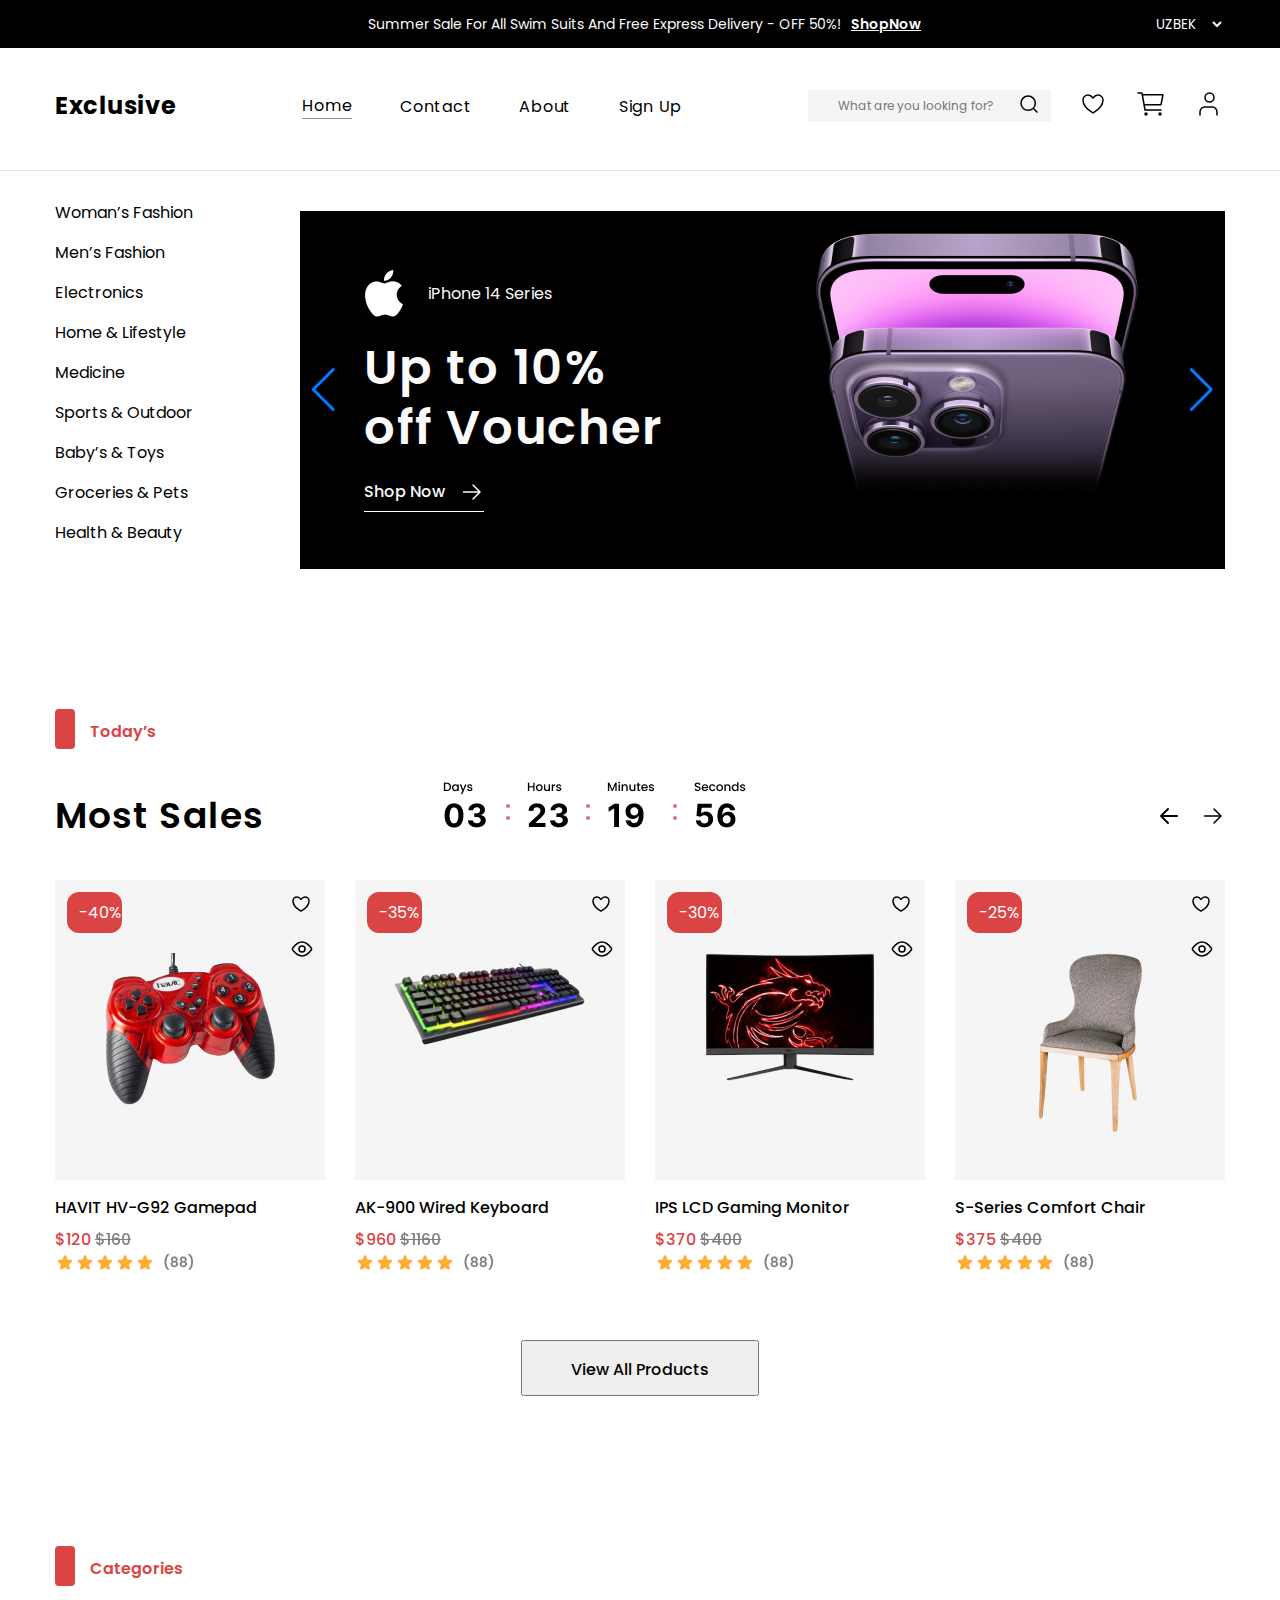
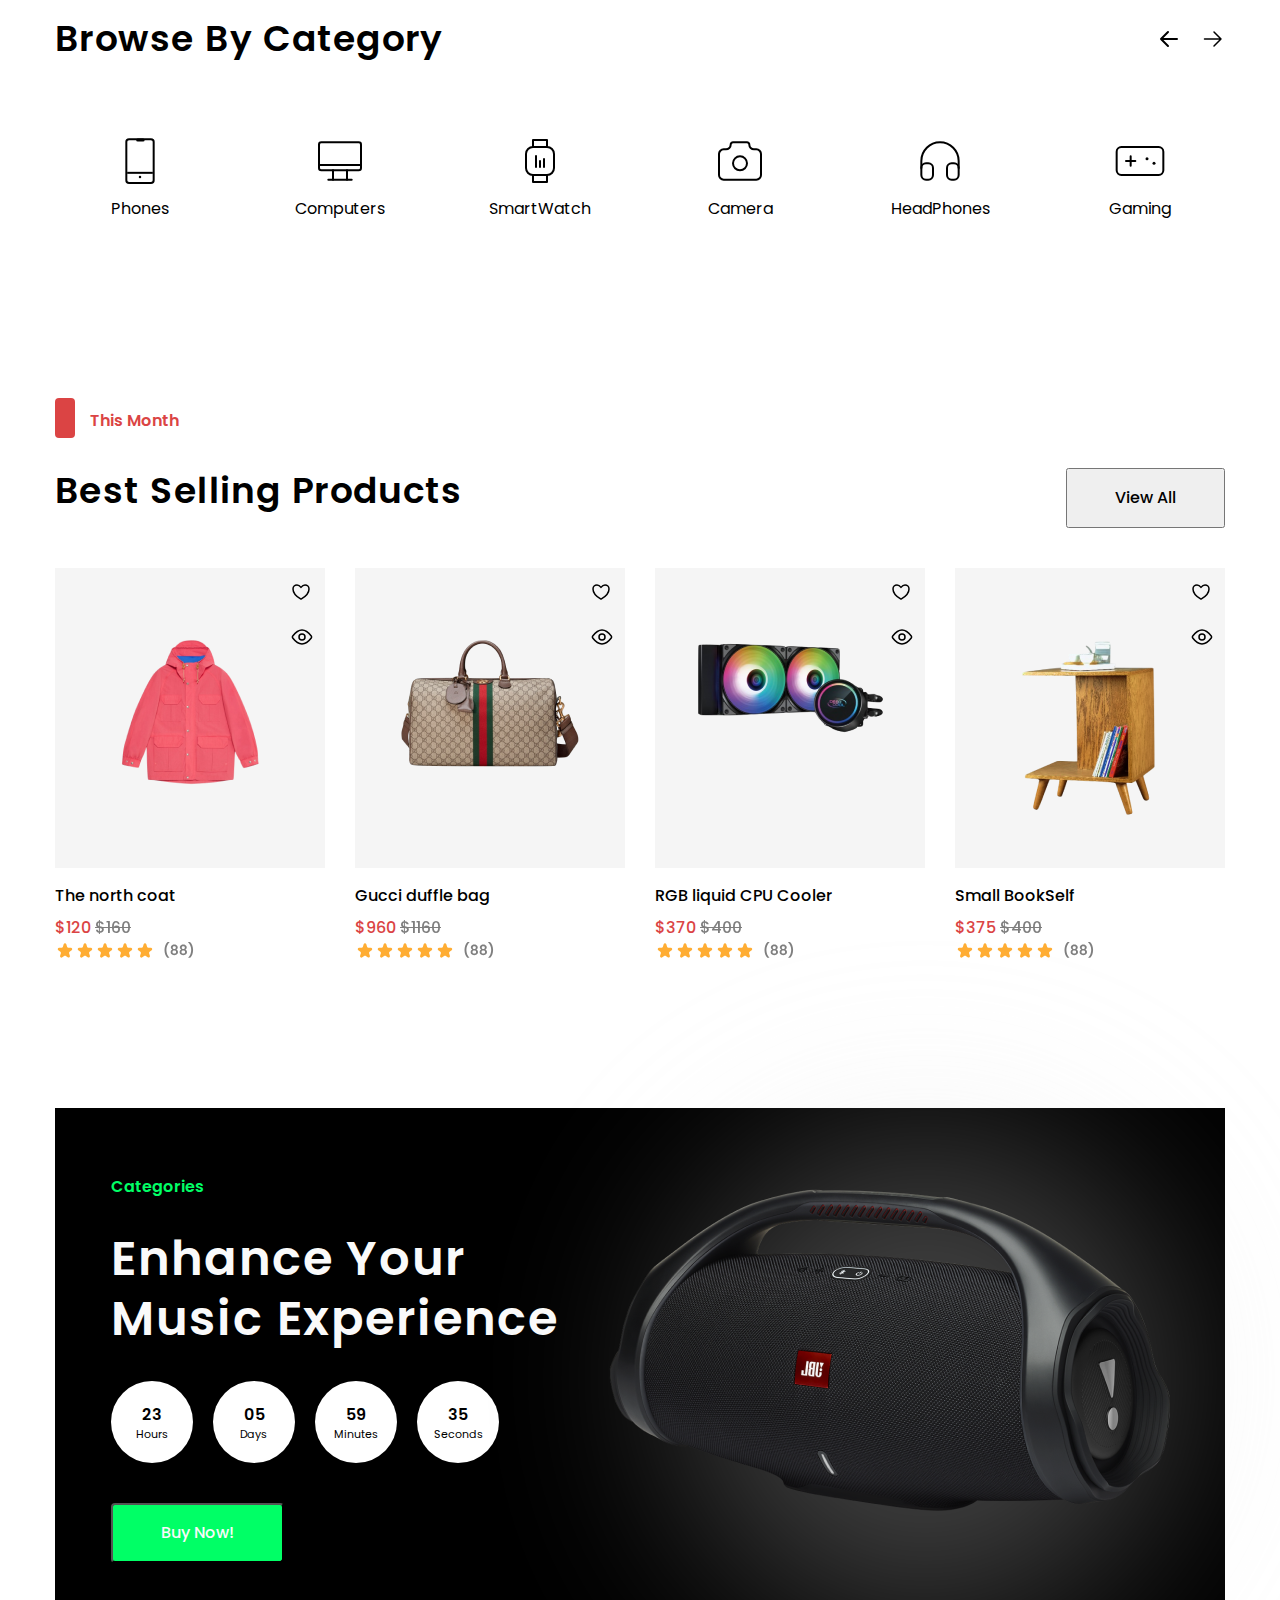
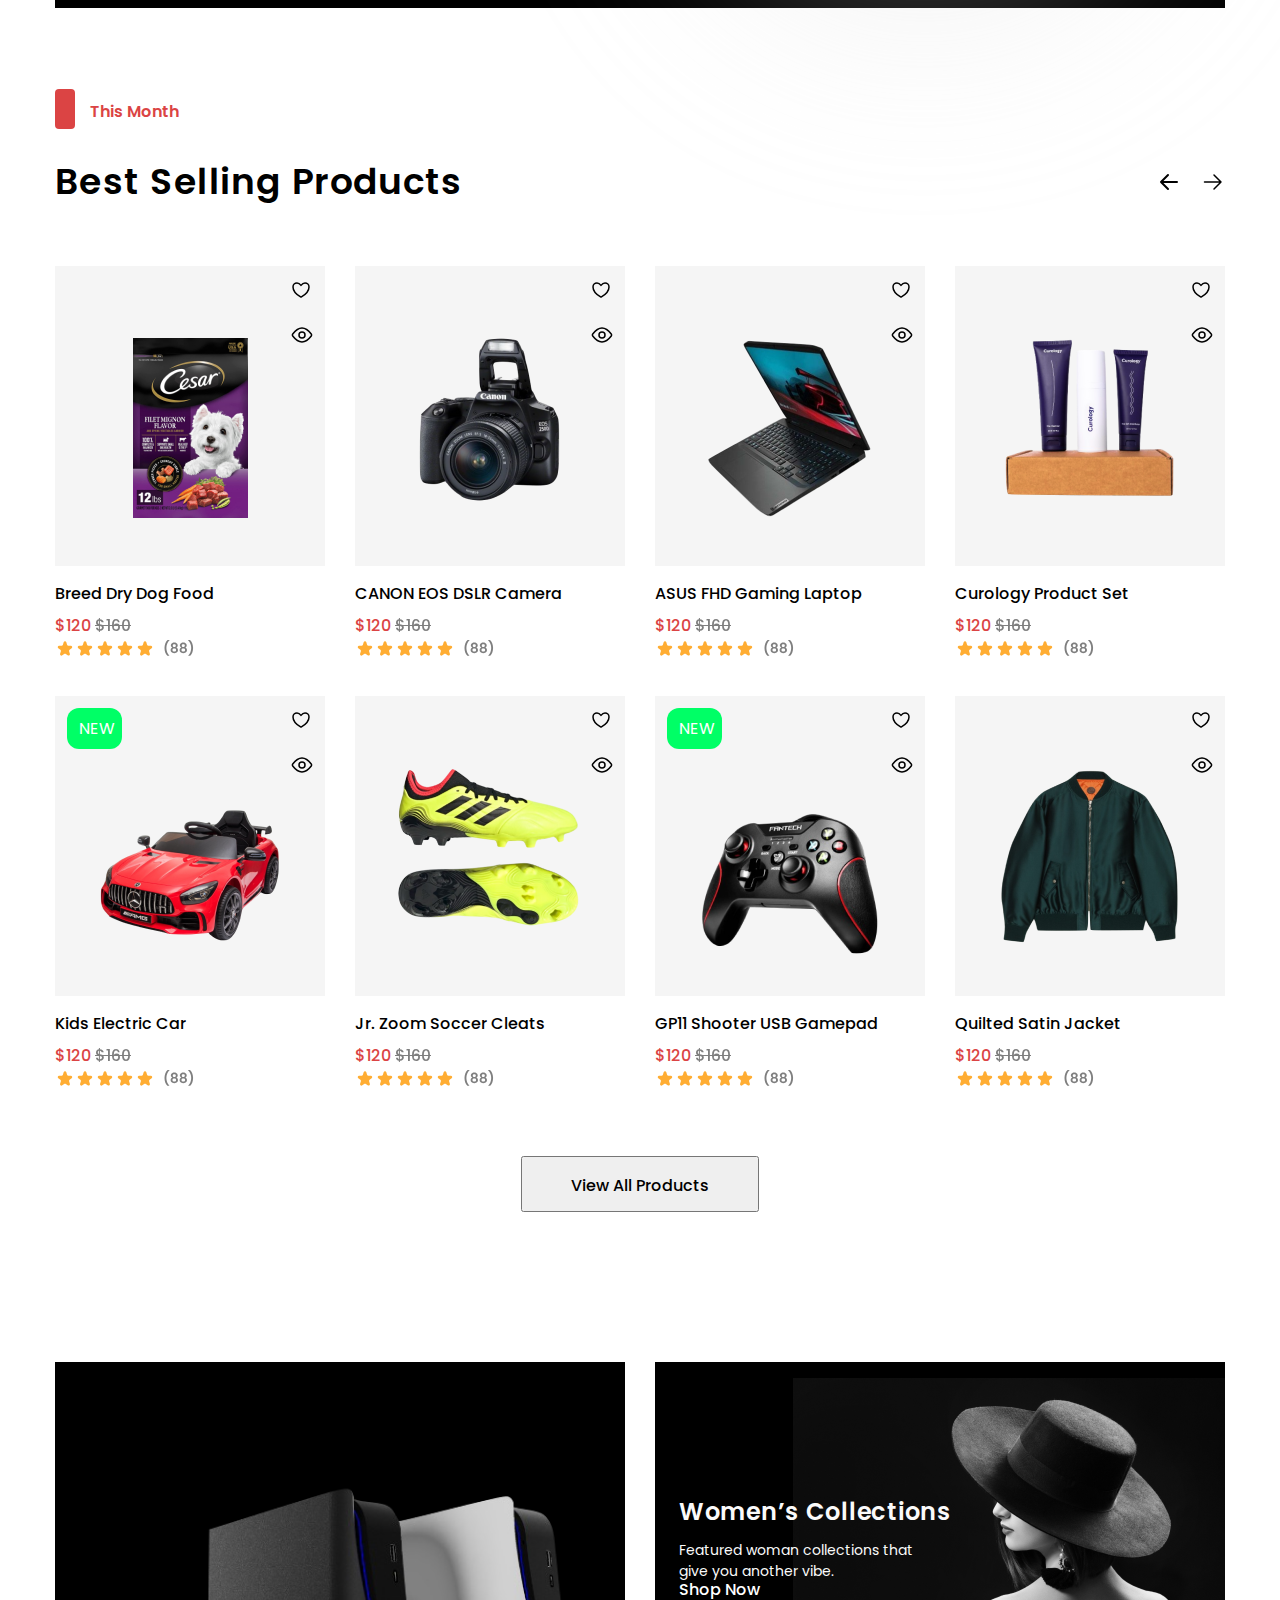
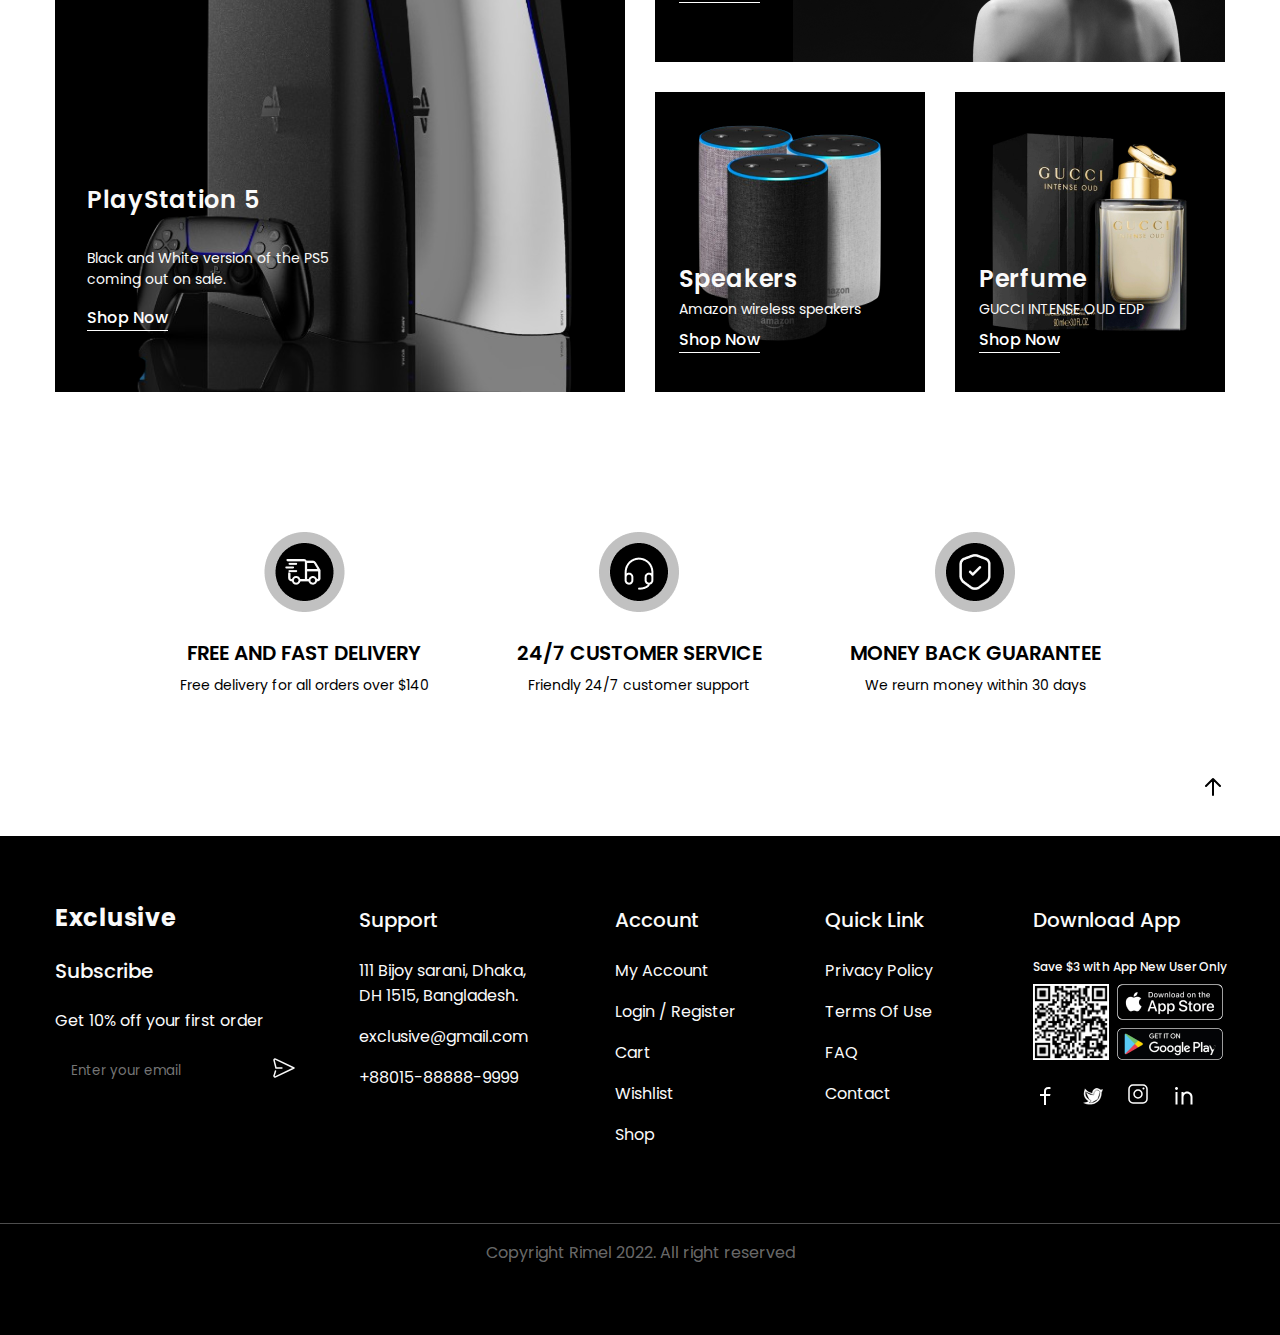
<file: index.html>
<!DOCTYPE html>
<html lang="en">
<head>
    <meta charset="UTF-8">
    <meta name="viewport" content="width=device-width, initial-scale=1.0">
    <title>ECOMMERCE SITE</title>
    <link rel="stylesheet" href="./css/style.min.css">
    <link rel="stylesheet" href="https://cdn.jsdelivr.net/npm/swiper@11/swiper-bundle.min.css"/>

</head>
<body>
    <header id="header">
        <nav>
           <div class="head-box">
                <div class="container head-box--item">
                    <div>
                        <p>Summer Sale For All Swim Suits And Free Express Delivery - OFF 50%!</p>
                        <a href="./">ShopNow</a>
                    </div>
                    <select name="english">
                        <option value="UZ">UZBEK</option>
                        <option value="RU">RUSSIA</option>
                        <option value="ENG">ENGLISH</option>
                    </select>
                </div>
           </div>

           <div class="head-box2">
                <div class="container head-box2--item">
                   <a href="#">Exclusive</a>

                    <ul>    
                        <li class="active"><a href="#">Home</a></li>
                        <li><a href="#">Contact</a></li>
                        <li><a href="#">About</a></li>
                        <li><a href="./pages/sing-up/">Sign Up</a></li>
                    </ul>

                    <div class="head-box2-div">
                        <div class="header-input">
                            <input type="text" placeholder="What are you looking for?">
                            <a href="#"><span><svg xmlns="http://www.w3.org/2000/svg" width="24" height="24" viewBox="0 0 24 24" fill="none">
                                <path d="M20 20L16.2223 16.2156M18.3158 11.1579C18.3158 13.0563 17.5617 14.8769 16.2193 16.2193C14.8769 17.5617 13.0563 18.3158 11.1579 18.3158C9.2595 18.3158 7.43886 17.5617 6.0965 16.2193C4.75413 14.8769 4 13.0563 4 11.1579C4 9.2595 4.75413 7.43886 6.0965 6.0965C7.43886 4.75413 9.2595 4 11.1579 4C13.0563 4 14.8769 4.75413 16.2193 6.0965C17.5617 7.43886 18.3158 9.2595 18.3158 11.1579V11.1579Z" stroke="black" stroke-width="1.5" stroke-linecap="round"/>
                              </svg></span></a>
                        </div>
                        <a href="./pages/wishlist/" ><span><svg xmlns="http://www.w3.org/2000/svg" width="32" height="32" viewBox="0 0 32 32" fill="none">
                            <path d="M11 7C8.239 7 6 9.216 6 11.95C6 14.157 6.875 19.395 15.488 24.69C15.6423 24.7839 15.8194 24.8335 16 24.8335C16.1806 24.8335 16.3577 24.7839 16.512 24.69C25.125 19.395 26 14.157 26 11.95C26 9.216 23.761 7 21 7C18.239 7 16 10 16 10C16 10 13.761 7 11 7Z" stroke="black" stroke-width="1.5" stroke-linecap="round" stroke-linejoin="round"/>
                          </svg></span></a>
                       <a href="./pages/cart/"><span><svg xmlns="http://www.w3.org/2000/svg" width="32" height="32" viewBox="0 0 32 32" fill="none">
                        <path d="M11 27C11.5523 27 12 26.5523 12 26C12 25.4477 11.5523 25 11 25C10.4477 25 10 25.4477 10 26C10 26.5523 10.4477 27 11 27Z" stroke="black" stroke-width="1.5" stroke-linecap="round" stroke-linejoin="round"/>
                        <path d="M25 27C25.5523 27 26 26.5523 26 26C26 25.4477 25.5523 25 25 25C24.4477 25 24 25.4477 24 26C24 26.5523 24.4477 27 25 27Z" stroke="black" stroke-width="1.5" stroke-linecap="round" stroke-linejoin="round"/>
                        <path d="M3 5H7L10 22H26" stroke="black" stroke-width="1.5" stroke-linecap="round" stroke-linejoin="round"/>
                        <path d="M10 16.6667H25.59C25.7056 16.6667 25.8177 16.6267 25.9072 16.5535C25.9966 16.4802 26.0579 16.3782 26.0806 16.2648L27.8806 7.26479C27.8951 7.19222 27.8934 7.11733 27.8755 7.04552C27.8575 6.97371 27.8239 6.90678 27.7769 6.84956C27.73 6.79234 27.6709 6.74625 27.604 6.71462C27.5371 6.68299 27.464 6.66661 27.39 6.66666H8" stroke="black" stroke-width="1.5" stroke-linecap="round" stroke-linejoin="round"/>
                      </svg></span></a>

                     <div class="logo">
                         <a href="./pages/accaunt/">
                            <span><svg xmlns="http://www.w3.org/2000/svg" width="32" height="32" viewBox="0 0 32 32" fill="none">
                                <path d="M24 27V24.3333C24 22.9188 23.5224 21.5623 22.6722 20.5621C21.8221 19.5619 20.669 19 19.4667 19H11.5333C10.331 19 9.17795 19.5619 8.32778 20.5621C7.47762 21.5623 7 22.9188 7 24.3333V27" stroke="black" stroke-width="1.5" stroke-linecap="round" stroke-linejoin="round"/>
                                <path d="M16.5 14C18.9853 14 21 11.9853 21 9.5C21 7.01472 18.9853 5 16.5 5C14.0147 5 12 7.01472 12 9.5C12 11.9853 14.0147 14 16.5 14Z" stroke="black" stroke-width="1.5" stroke-linecap="round" stroke-linejoin="round"/>
                              </svg></span>
                          </a>

                     </div>
                    </div>


                </div>
           </div>
        </nav>
    </header>
   
    <main>
        <section>
             <div class="container slide-section">
                    <div class="aside">
                        <ul>
                            <li><a href="#">
                                <p>Woman’s Fashion</p>
                            </a></li>
                            <li><a href="#">
                                <p>Men’s Fashion</p>
                            </a></li>
                            <li><a href="#">
                                <p>Electronics</p>
                            </a></li>
                            <li><a href="#">
                                <p>Home & Lifestyle</p>
                            </a></li>
                            <li><a href="#">
                                <p>Medicine</p>
                            </a></li>
                            <li><a href="#">
                                <p>Sports & Outdoor</p>
                            </a></li>
                            <li><a href="#">
                                <p>Baby’s & Toys</p>
                            </a></li>
                            <li><a href="#">
                                <p>Groceries & Pets</p>
                            </a></li>
                            <li><a href="#">
                                <p>Health & Beauty</p>
                            </a></li>
                        </ul>
                    </div>
                    <div class="swiper mySwiper">
                        <div class="swiper-wrapper">
                            <div class="swiper-slide">
                                <div class="swiper-slide-box1">
                                    <div>
                                        <img src="./assets/images/apple-logo.png" alt="apple-logo">
                                        <p>iPhone 14 Series</p>
                                    </div>
                                    <h2>Up to 10% off Voucher</h2>
                                    <button><span>Shop Now</span>  <span><svg xmlns="http://www.w3.org/2000/svg" width="24" height="24" viewBox="0 0 24 24" fill="none">
                                        <path d="M3.5 12H20M20 12L13 5M20 12L13 19" stroke="#FAFAFA" stroke-width="1.5" stroke-linecap="round" stroke-linejoin="round"/>
                                      </svg></span></button>
                                </div>
                                <div class="swiper-slide-box2">
                                    <img src="./assets/images/iphone_intro.png" alt="iphone">
                                </div>
                            </div>
                            <div class="swiper-slide">
                                <div class="swiper-slide-box1">
                                    <div>
                                        <img src="./assets/images/apple-logo.png" alt="apple-logo">
                                        <p>iPhone 14 Series</p>
                                    </div>
                                    <h2>Up to 10% off Voucher</h2>
                                    <button><span>Shop Now</span>  <span><svg xmlns="http://www.w3.org/2000/svg" width="24" height="24" viewBox="0 0 24 24" fill="none">
                                        <path d="M3.5 12H20M20 12L13 5M20 12L13 19" stroke="#FAFAFA" stroke-width="1.5" stroke-linecap="round" stroke-linejoin="round"/>
                                      </svg></span></button>
                                </div>
                                <div class="swiper-slide-box2">
                                    <img src="./assets/images/iphone_intro.png" alt="iphone">
                                </div>
                            </div>
                            <div class="swiper-slide">
                                <div class="swiper-slide-box1">
                                    <div>
                                        <img src="./assets/images/apple-logo.png" alt="apple-logo">
                                        <p>iPhone 14 Series</p>
                                    </div>
                                    <h2>Up to 10% off Voucher</h2>
                                    <button><span>Shop Now</span>  <span><svg xmlns="http://www.w3.org/2000/svg" width="24" height="24" viewBox="0 0 24 24" fill="none">
                                        <path d="M3.5 12H20M20 12L13 5M20 12L13 19" stroke="#FAFAFA" stroke-width="1.5" stroke-linecap="round" stroke-linejoin="round"/>
                                      </svg></span></button>
                                </div>
                                <div class="swiper-slide-box2">
                                    <img src="./assets/images/iphone_intro.png" alt="iphone">
                                </div>
                            </div>
                        </div>
                        <div class="swiper-button-next"></div>
                        <div class="swiper-button-prev"></div>
                    </div>
             </div>
        </section>

        <section>
            <div class="container">
                <div class="title-section-1">
                    <span>
                        <svg xmlns="http://www.w3.org/2000/svg" width="20" height="40" viewBox="0 0 20 40" fill="none">
                        <rect width="20" height="40" rx="4" fill="#DB4444"/>
                      </svg>
                    </span>
                    <p>Today’s</p>
                </div>
                <div class="sales-grup">
                    <div class="sales1">
                        <h2>Most Sales</h2>
                        <img src="./assets/images/png.png" alt="">
                        <div>
                            <span>
                                <svg xmlns="http://www.w3.org/2000/svg" width="24" height="24" viewBox="0 0 24 24" fill="none">
                                    <path d="M11 5L4 12L11 19M4 12H20" stroke="black" stroke-width="2" stroke-linecap="round" stroke-linejoin="round"/>
                                  </svg>
                            </span>
                            <span>
                                <svg xmlns="http://www.w3.org/2000/svg" width="24" height="24" viewBox="0 0 24 24" fill="none">
                                    <path d="M3.5 12H20M20 12L13 5M20 12L13 19" stroke="black" stroke-width="1.5" stroke-linecap="round" stroke-linejoin="round"/>
                                  </svg>
                            </span>
                        </div>
                    </div>
                    <div class="sales2">
                        <div class="sales2-item">
                            <div class="rasm">
                                <p>-40%</p>
                                <a href="./pages/produkt/"><img src="./assets/images/mostsale-1.png" alt="img"></a>
                                <a href="./pages/cart/"><button>Add To Cart</button></a>
                                <span class="img1">
                                    <svg xmlns="http://www.w3.org/2000/svg" width="24" height="24" viewBox="0 0 24 24" fill="none">
                                        <path d="M8 5C5.7912 5 4 6.73964 4 8.88594C4 10.6185 4.7 14.7305 11.5904 18.8873C11.7138 18.961 11.8555 19 12 19C12.1445 19 12.2862 18.961 12.4096 18.8873C19.3 14.7305 20 10.6185 20 8.88594C20 6.73964 18.2088 5 16 5C13.7912 5 12 7.35511 12 7.35511C12 7.35511 10.2088 5 8 5Z" stroke="black" stroke-width="1.5" stroke-linecap="round" stroke-linejoin="round"/>
                                      </svg>
                                </span>
                                <span class="img2">
                                    <svg xmlns="http://www.w3.org/2000/svg" width="22" height="16" viewBox="0 0 22 16" fill="none">
                                        <path d="M20.257 6.962C20.731 7.582 20.731 8.419 20.257 9.038C18.764 10.987 15.182 15 11 15C6.81801 15 3.23601 10.987 1.74301 9.038C1.51239 8.74113 1.38721 8.37592 1.38721 8C1.38721 7.62408 1.51239 7.25887 1.74301 6.962C3.23601 5.013 6.81801 1 11 1C15.182 1 18.764 5.013 20.257 6.962V6.962Z" stroke="black" stroke-width="1.5" stroke-linecap="round" stroke-linejoin="round"/>
                                        <path d="M11 11C12.6569 11 14 9.65685 14 8C14 6.34315 12.6569 5 11 5C9.34315 5 8 6.34315 8 8C8 9.65685 9.34315 11 11 11Z" stroke="black" stroke-width="1.5" stroke-linecap="round" stroke-linejoin="round"/>
                                      </svg>
                                </span>
                            </div>
                            <p>HAVIT HV-G92 Gamepad</p>
                            <p><span>$120</span> <span>$160</span></p>
                            <img src="./assets/images/yulduz.svg" alt="yulduz">
                        </div>
                        <div class="sales2-item">
                            <div class="rasm">
                                <p>-35%</p>
                                <a href="./pages/produkt/"><img src="./assets/images/mostsale-2.png" alt="img"></a>
                                <a href="./pages/cart/"><button>Add To Cart</button></a>
                                <span class="img1">
                                    <svg xmlns="http://www.w3.org/2000/svg" width="24" height="24" viewBox="0 0 24 24" fill="none">
                                        <path d="M8 5C5.7912 5 4 6.73964 4 8.88594C4 10.6185 4.7 14.7305 11.5904 18.8873C11.7138 18.961 11.8555 19 12 19C12.1445 19 12.2862 18.961 12.4096 18.8873C19.3 14.7305 20 10.6185 20 8.88594C20 6.73964 18.2088 5 16 5C13.7912 5 12 7.35511 12 7.35511C12 7.35511 10.2088 5 8 5Z" stroke="black" stroke-width="1.5" stroke-linecap="round" stroke-linejoin="round"/>
                                      </svg>
                                </span>
                                <span class="img2">
                                    <svg xmlns="http://www.w3.org/2000/svg" width="22" height="16" viewBox="0 0 22 16" fill="none">
                                        <path d="M20.257 6.962C20.731 7.582 20.731 8.419 20.257 9.038C18.764 10.987 15.182 15 11 15C6.81801 15 3.23601 10.987 1.74301 9.038C1.51239 8.74113 1.38721 8.37592 1.38721 8C1.38721 7.62408 1.51239 7.25887 1.74301 6.962C3.23601 5.013 6.81801 1 11 1C15.182 1 18.764 5.013 20.257 6.962V6.962Z" stroke="black" stroke-width="1.5" stroke-linecap="round" stroke-linejoin="round"/>
                                        <path d="M11 11C12.6569 11 14 9.65685 14 8C14 6.34315 12.6569 5 11 5C9.34315 5 8 6.34315 8 8C8 9.65685 9.34315 11 11 11Z" stroke="black" stroke-width="1.5" stroke-linecap="round" stroke-linejoin="round"/>
                                      </svg>
                                </span>
                            </div>
                            <p>AK-900 Wired Keyboard</p>
                            <p><span>$960</span> <span>$1160</span></p>
                            <img src="./assets/images/yulduz.svg" alt="yulduz">
                        </div>
                        <div class="sales2-item">
                            <div class="rasm">
                                <p>-30%</p>
                                <a href="./pages/produkt/"><img src="./assets/images/mostsale-3.png" alt="img"></a>
                                <a href="./pages/cart/"><button>Add To Cart</button></a>
                                <span class="img1">
                                    <svg xmlns="http://www.w3.org/2000/svg" width="24" height="24" viewBox="0 0 24 24" fill="none">
                                        <path d="M8 5C5.7912 5 4 6.73964 4 8.88594C4 10.6185 4.7 14.7305 11.5904 18.8873C11.7138 18.961 11.8555 19 12 19C12.1445 19 12.2862 18.961 12.4096 18.8873C19.3 14.7305 20 10.6185 20 8.88594C20 6.73964 18.2088 5 16 5C13.7912 5 12 7.35511 12 7.35511C12 7.35511 10.2088 5 8 5Z" stroke="black" stroke-width="1.5" stroke-linecap="round" stroke-linejoin="round"/>
                                      </svg>
                                </span>
                                <span class="img2">
                                    <svg xmlns="http://www.w3.org/2000/svg" width="22" height="16" viewBox="0 0 22 16" fill="none">
                                        <path d="M20.257 6.962C20.731 7.582 20.731 8.419 20.257 9.038C18.764 10.987 15.182 15 11 15C6.81801 15 3.23601 10.987 1.74301 9.038C1.51239 8.74113 1.38721 8.37592 1.38721 8C1.38721 7.62408 1.51239 7.25887 1.74301 6.962C3.23601 5.013 6.81801 1 11 1C15.182 1 18.764 5.013 20.257 6.962V6.962Z" stroke="black" stroke-width="1.5" stroke-linecap="round" stroke-linejoin="round"/>
                                        <path d="M11 11C12.6569 11 14 9.65685 14 8C14 6.34315 12.6569 5 11 5C9.34315 5 8 6.34315 8 8C8 9.65685 9.34315 11 11 11Z" stroke="black" stroke-width="1.5" stroke-linecap="round" stroke-linejoin="round"/>
                                      </svg>
                                </span>
                            </div>
                            <p>IPS LCD Gaming Monitor</p>
                            <p><span>$370</span> <span>$400</span></p>
                            <img src="./assets/images/yulduz.svg" alt="yulduz">
                        </div>
                        <div class="sales2-item">
                            <div class="rasm">
                                <p>-25%</p>
                                <a href="./pages/produkt/"><img src="./assets/images/mostsale-4.png" alt="img"></a>
                                <a href="./pages/cart/"><button>Add To Cart</button></a>
                                <span class="img1">
                                    <svg xmlns="http://www.w3.org/2000/svg" width="24" height="24" viewBox="0 0 24 24" fill="none">
                                        <path d="M8 5C5.7912 5 4 6.73964 4 8.88594C4 10.6185 4.7 14.7305 11.5904 18.8873C11.7138 18.961 11.8555 19 12 19C12.1445 19 12.2862 18.961 12.4096 18.8873C19.3 14.7305 20 10.6185 20 8.88594C20 6.73964 18.2088 5 16 5C13.7912 5 12 7.35511 12 7.35511C12 7.35511 10.2088 5 8 5Z" stroke="black" stroke-width="1.5" stroke-linecap="round" stroke-linejoin="round"/>
                                      </svg>
                                </span>
                                <span class="img2">
                                    <svg xmlns="http://www.w3.org/2000/svg" width="22" height="16" viewBox="0 0 22 16" fill="none">
                                        <path d="M20.257 6.962C20.731 7.582 20.731 8.419 20.257 9.038C18.764 10.987 15.182 15 11 15C6.81801 15 3.23601 10.987 1.74301 9.038C1.51239 8.74113 1.38721 8.37592 1.38721 8C1.38721 7.62408 1.51239 7.25887 1.74301 6.962C3.23601 5.013 6.81801 1 11 1C15.182 1 18.764 5.013 20.257 6.962V6.962Z" stroke="black" stroke-width="1.5" stroke-linecap="round" stroke-linejoin="round"/>
                                        <path d="M11 11C12.6569 11 14 9.65685 14 8C14 6.34315 12.6569 5 11 5C9.34315 5 8 6.34315 8 8C8 9.65685 9.34315 11 11 11Z" stroke="black" stroke-width="1.5" stroke-linecap="round" stroke-linejoin="round"/>
                                      </svg>
                                </span>
                            </div>
                            <p>S-Series Comfort Chair </p>
                            <p><span>$375</span> <span>$400</span></p>
                            <img src="./assets/images/yulduz.svg" alt="yulduz">
                        </div>
                        <div class="sales2-item">
                            <div class="rasm">
                                <p>-25%</p>
                                <a href="./pages/produkt/"><img src="./assets/images/mostsale-4.png" alt="img"></a>
                                <a href="./pages/cart/"><button>Add To Cart</button></a>
                                <span class="img1">
                                    <svg xmlns="http://www.w3.org/2000/svg" width="24" height="24" viewBox="0 0 24 24" fill="none">
                                        <path d="M8 5C5.7912 5 4 6.73964 4 8.88594C4 10.6185 4.7 14.7305 11.5904 18.8873C11.7138 18.961 11.8555 19 12 19C12.1445 19 12.2862 18.961 12.4096 18.8873C19.3 14.7305 20 10.6185 20 8.88594C20 6.73964 18.2088 5 16 5C13.7912 5 12 7.35511 12 7.35511C12 7.35511 10.2088 5 8 5Z" stroke="black" stroke-width="1.5" stroke-linecap="round" stroke-linejoin="round"/>
                                      </svg>
                                </span>
                                <span class="img2">
                                    <svg xmlns="http://www.w3.org/2000/svg" width="22" height="16" viewBox="0 0 22 16" fill="none">
                                        <path d="M20.257 6.962C20.731 7.582 20.731 8.419 20.257 9.038C18.764 10.987 15.182 15 11 15C6.81801 15 3.23601 10.987 1.74301 9.038C1.51239 8.74113 1.38721 8.37592 1.38721 8C1.38721 7.62408 1.51239 7.25887 1.74301 6.962C3.23601 5.013 6.81801 1 11 1C15.182 1 18.764 5.013 20.257 6.962V6.962Z" stroke="black" stroke-width="1.5" stroke-linecap="round" stroke-linejoin="round"/>
                                        <path d="M11 11C12.6569 11 14 9.65685 14 8C14 6.34315 12.6569 5 11 5C9.34315 5 8 6.34315 8 8C8 9.65685 9.34315 11 11 11Z" stroke="black" stroke-width="1.5" stroke-linecap="round" stroke-linejoin="round"/>
                                      </svg>
                                </span>
                            </div>
                            <p>S-Series Comfort Chair </p>
                            <p><span>$375</span> <span>$400</span></p>
                            <img src="./assets/images/yulduz.svg" alt="yulduz">
                        </div>
                    </div>

                    <button class="sales3">View All Products</button>
                </div>
            </div>
        </section>

        <section>
                <div class="container">
                    <div class="title-section-1">
                        <span>
                            <svg xmlns="http://www.w3.org/2000/svg" width="20" height="40" viewBox="0 0 20 40" fill="none">
                            <rect width="20" height="40" rx="4" fill="#DB4444"/>
                          </svg>
                        </span>
                        <p>Categories</p>
                    </div>
                    <div class="category-wrapper">
                        <div class="category1">
                            <h2>Browse By Category</h2>
                            <div>
                                <span>
                                    <svg xmlns="http://www.w3.org/2000/svg" width="24" height="24" viewBox="0 0 24 24" fill="none">
                                        <path d="M11 5L4 12L11 19M4 12H20" stroke="black" stroke-width="2" stroke-linecap="round" stroke-linejoin="round"/>
                                      </svg>
                                </span>
                                <span>
                                    <svg xmlns="http://www.w3.org/2000/svg" width="24" height="24" viewBox="0 0 24 24" fill="none">
                                        <path d="M3.5 12H20M20 12L13 5M20 12L13 19" stroke="black" stroke-width="1.5" stroke-linecap="round" stroke-linejoin="round"/>
                                      </svg>
                                </span>
                            </div>
                        </div>
                        <div class="category2">
                            <div>
                                <span>
                                    <svg xmlns="http://www.w3.org/2000/svg" width="56" height="56" viewBox="0 0 56 56" fill="none">
                                        <g clip-path="url(#clip0_2768_938)">
                                          <path d="M38.9375 6.125H17.0625C15.5523 6.125 14.3281 7.34922 14.3281 8.85938V47.1406C14.3281 48.6508 15.5523 49.875 17.0625 49.875H38.9375C40.4477 49.875 41.6719 48.6508 41.6719 47.1406V8.85938C41.6719 7.34922 40.4477 6.125 38.9375 6.125Z" stroke="black" stroke-width="2" stroke-linecap="round" stroke-linejoin="round"/>
                                          <path d="M25.6667 7H31.1354" stroke="black" stroke-width="3" stroke-linecap="round" stroke-linejoin="round"/>
                                          <path d="M28 44.0052V44.0305" stroke="black" stroke-width="2.5" stroke-linecap="round" stroke-linejoin="round"/>
                                          <line x1="15.1667" y1="39.8334" x2="40.8333" y2="39.8334" stroke="black" stroke-width="2"/>
                                        </g>
                                        <defs>
                                          <clipPath id="clip0_2768_938">
                                            <rect width="56" height="56" fill="white"/>
                                          </clipPath>
                                        </defs>
                                      </svg>
                                </span>
                                <p>Phones</p>
                            </div>
                            <div>
                                <span>
                                    <svg xmlns="http://www.w3.org/2000/svg" width="56" height="56" viewBox="0 0 56 56" fill="none">
                                        <g clip-path="url(#clip0_2768_459)">
                                          <path d="M46.6667 9.33337H9.33333C8.04467 9.33337 7 10.378 7 11.6667V35C7 36.2887 8.04467 37.3334 9.33333 37.3334H46.6667C47.9553 37.3334 49 36.2887 49 35V11.6667C49 10.378 47.9553 9.33337 46.6667 9.33337Z" stroke="black" stroke-width="2" stroke-linecap="round" stroke-linejoin="round"/>
                                          <path d="M16.3333 46.6666H39.6667" stroke="black" stroke-width="2" stroke-linecap="round" stroke-linejoin="round"/>
                                          <path d="M21 37.3334V46.6667" stroke="black" stroke-width="2" stroke-linecap="round" stroke-linejoin="round"/>
                                          <path d="M35 37.3334V46.6667" stroke="black" stroke-width="2" stroke-linecap="round" stroke-linejoin="round"/>
                                          <path d="M8 32H48" stroke="black" stroke-width="2" stroke-linecap="round"/>
                                        </g>
                                        <defs>
                                          <clipPath id="clip0_2768_459">
                                            <rect width="56" height="56" fill="white"/>
                                          </clipPath>
                                        </defs>
                                      </svg>
                                </span>
                                <p>Computers</p>
                            </div>
                            <div>
                               <span>
                                <svg width="56" height="56" viewBox="0 0 56 56" fill="none" xmlns="http://www.w3.org/2000/svg">
                                    <g clip-path="url(#clip0_2491_478)">
                                    <path d="M35 14H21C17.134 14 14 17.134 14 21V35C14 38.866 17.134 42 21 42H35C38.866 42 42 38.866 42 35V21C42 17.134 38.866 14 35 14Z" stroke="black" stroke-width="2" stroke-linecap="round" stroke-linejoin="round"/>
                                    <path d="M21 42V49H35V42" stroke="black" stroke-width="2" stroke-linecap="round" stroke-linejoin="round"/>
                                    <path d="M21 14V7H35V14" stroke="black" stroke-width="2" stroke-linecap="round" stroke-linejoin="round"/>
                                    <line x1="24" y1="23" x2="24" y2="34" stroke="black" stroke-width="2" stroke-linecap="round"/>
                                    <line x1="28" y1="28" x2="28" y2="34" stroke="black" stroke-width="2" stroke-linecap="round"/>
                                    <line x1="32" y1="26" x2="32" y2="34" stroke="black" stroke-width="2" stroke-linecap="round"/>
                                    </g>
                                    <defs>
                                    <clipPath id="clip0_2491_478">
                                    <rect width="56" height="56" fill="white"/>
                                    </clipPath>
                                    </defs>
                                    </svg>
                                    
                               </span>
                               <p>SmartWatch</p>
                            </div>
                            <div>
                                <span>
                                    <svg xmlns="http://www.w3.org/2000/svg" width="56" height="56" viewBox="0 0 56 56" fill="none">
                                        <g clip-path="url(#clip0_2768_6)">
                                          <path d="M11.6667 16.3334H14C15.2377 16.3334 16.4247 15.8417 17.2998 14.9665C18.175 14.0914 18.6667 12.9044 18.6667 11.6667C18.6667 11.0479 18.9125 10.4544 19.3501 10.0168C19.7877 9.57921 20.3812 9.33337 21 9.33337H35C35.6188 9.33337 36.2123 9.57921 36.6499 10.0168C37.0875 10.4544 37.3333 11.0479 37.3333 11.6667C37.3333 12.9044 37.825 14.0914 38.7002 14.9665C39.5753 15.8417 40.7623 16.3334 42 16.3334H44.3333C45.571 16.3334 46.758 16.825 47.6332 17.7002C48.5083 18.5754 49 19.7624 49 21V42C49 43.2377 48.5083 44.4247 47.6332 45.2999C46.758 46.175 45.571 46.6667 44.3333 46.6667H11.6667C10.429 46.6667 9.242 46.175 8.36683 45.2999C7.49167 44.4247 7 43.2377 7 42V21C7 19.7624 7.49167 18.5754 8.36683 17.7002C9.242 16.825 10.429 16.3334 11.6667 16.3334" stroke="black" stroke-width="2" stroke-linecap="round" stroke-linejoin="round"/>
                                          <path d="M28 37.3334C31.866 37.3334 35 34.1994 35 30.3334C35 26.4674 31.866 23.3334 28 23.3334C24.134 23.3334 21 26.4674 21 30.3334C21 34.1994 24.134 37.3334 28 37.3334Z" stroke="black" stroke-width="2" stroke-linecap="round" stroke-linejoin="round"/>
                                        </g>
                                        <defs>
                                          <clipPath id="clip0_2768_6">
                                            <rect width="56" height="56" fill="white"/>
                                          </clipPath>
                                        </defs>
                                      </svg>
                                </span>
                                <p>Camera</p>
                            </div>
                            <div>
                                <span>
                                    <svg xmlns="http://www.w3.org/2000/svg" width="56" height="56" viewBox="0 0 56 56" fill="none">
                                        <g clip-path="url(#clip0_2768_1348)">
                                          <path d="M16.3333 30.3334H14C11.4227 30.3334 9.33331 32.4227 9.33331 35V42C9.33331 44.5774 11.4227 46.6667 14 46.6667H16.3333C18.9106 46.6667 21 44.5774 21 42V35C21 32.4227 18.9106 30.3334 16.3333 30.3334Z" stroke="black" stroke-width="2" stroke-linecap="round" stroke-linejoin="round"/>
                                          <path d="M42 30.3334H39.6667C37.0893 30.3334 35 32.4227 35 35V42C35 44.5774 37.0893 46.6667 39.6667 46.6667H42C44.5773 46.6667 46.6667 44.5774 46.6667 42V35C46.6667 32.4227 44.5773 30.3334 42 30.3334Z" stroke="black" stroke-width="2" stroke-linecap="round" stroke-linejoin="round"/>
                                          <path d="M9.33331 35V28C9.33331 23.0493 11.3 18.3014 14.8007 14.8007C18.3013 11.3 23.0493 9.33337 28 9.33337C32.9507 9.33337 37.6986 11.3 41.1993 14.8007C44.7 18.3014 46.6666 23.0493 46.6666 28V35" stroke="black" stroke-width="2" stroke-linecap="round" stroke-linejoin="round"/>
                                        </g>
                                        <defs>
                                          <clipPath id="clip0_2768_1348">
                                            <rect width="56" height="56" fill="white"/>
                                          </clipPath>
                                        </defs>
                                      </svg>
                                </span>
                                <p>HeadPhones</p>
                            </div>
                            <div>
                                <span>
                                    <svg xmlns="http://www.w3.org/2000/svg" width="56" height="56" viewBox="0 0 56 56" fill="none">
                                        <g clip-path="url(#clip0_2768_690)">
                                          <path d="M46.6666 14H9.33329C6.75596 14 4.66663 16.0893 4.66663 18.6667V37.3333C4.66663 39.9107 6.75596 42 9.33329 42H46.6666C49.244 42 51.3333 39.9107 51.3333 37.3333V18.6667C51.3333 16.0893 49.244 14 46.6666 14Z" stroke="black" stroke-width="2" stroke-linecap="round" stroke-linejoin="round"/>
                                          <path d="M14 28H23.3333M18.6667 23.3334V32.6667" stroke="black" stroke-width="2" stroke-linecap="round" stroke-linejoin="round"/>
                                          <path d="M35 25.6666V25.6908" stroke="black" stroke-width="3" stroke-linecap="round" stroke-linejoin="round"/>
                                          <path d="M42 30.3333V30.3574" stroke="black" stroke-width="3" stroke-linecap="round" stroke-linejoin="round"/>
                                        </g>
                                        <defs>
                                          <clipPath id="clip0_2768_690">
                                            <rect width="56" height="56" fill="white"/>
                                          </clipPath>
                                        </defs>
                                      </svg>
                                </span>
                                <p>Gaming</p>
                            </div>
                        </div>
                    </div>
                </div>
        </section>


        <section>
            <div class="container">
                <div class="title-section-1">
                    <span>
                        <svg xmlns="http://www.w3.org/2000/svg" width="20" height="40" viewBox="0 0 20 40" fill="none">
                        <rect width="20" height="40" rx="4" fill="#DB4444"/>
                      </svg>
                    </span>
                    <p>This Month</p>
                </div>
                <div class="sell-wrapper">
                    <div class="sell1">
                        <h2>Best Selling Products</h2>
                        <button>View All</button>
                    </div>
                    <div class="sell2">
                        <div class="sell2-item">
                            <div class="rasm">
                                <a href="./pages/produkt/"><img src="./assets/images/seling-1.png" alt="img"></a>
                                <a href="./pages/cart/"><button>Add To Cart</button></a>
                                <span class="img1">
                                    <svg xmlns="http://www.w3.org/2000/svg" width="24" height="24" viewBox="0 0 24 24" fill="none">
                                        <path d="M8 5C5.7912 5 4 6.73964 4 8.88594C4 10.6185 4.7 14.7305 11.5904 18.8873C11.7138 18.961 11.8555 19 12 19C12.1445 19 12.2862 18.961 12.4096 18.8873C19.3 14.7305 20 10.6185 20 8.88594C20 6.73964 18.2088 5 16 5C13.7912 5 12 7.35511 12 7.35511C12 7.35511 10.2088 5 8 5Z" stroke="black" stroke-width="1.5" stroke-linecap="round" stroke-linejoin="round"/>
                                      </svg>
                                </span>
                                <span class="img2">
                                    <svg xmlns="http://www.w3.org/2000/svg" width="22" height="16" viewBox="0 0 22 16" fill="none">
                                        <path d="M20.257 6.962C20.731 7.582 20.731 8.419 20.257 9.038C18.764 10.987 15.182 15 11 15C6.81801 15 3.23601 10.987 1.74301 9.038C1.51239 8.74113 1.38721 8.37592 1.38721 8C1.38721 7.62408 1.51239 7.25887 1.74301 6.962C3.23601 5.013 6.81801 1 11 1C15.182 1 18.764 5.013 20.257 6.962V6.962Z" stroke="black" stroke-width="1.5" stroke-linecap="round" stroke-linejoin="round"/>
                                        <path d="M11 11C12.6569 11 14 9.65685 14 8C14 6.34315 12.6569 5 11 5C9.34315 5 8 6.34315 8 8C8 9.65685 9.34315 11 11 11Z" stroke="black" stroke-width="1.5" stroke-linecap="round" stroke-linejoin="round"/>
                                      </svg>
                                </span>
                            </div>
                            <p>The north coat</p>
                            <p><span>$120</span> <span>$160</span></p>
                            <img src="./assets/images/yulduz.svg" alt="yulduz">
                        </div>
                        <div class="sell2-item">
                            <div class="rasm">
                  
                                <a href="./pages/produkt/"><img src="./assets/images/seling-2.png" alt="img"></a>
                                <a href="./pages/cart/"><button>Add To Cart</button></a>
                                <span class="img1">
                                    <svg xmlns="http://www.w3.org/2000/svg" width="24" height="24" viewBox="0 0 24 24" fill="none">
                                        <path d="M8 5C5.7912 5 4 6.73964 4 8.88594C4 10.6185 4.7 14.7305 11.5904 18.8873C11.7138 18.961 11.8555 19 12 19C12.1445 19 12.2862 18.961 12.4096 18.8873C19.3 14.7305 20 10.6185 20 8.88594C20 6.73964 18.2088 5 16 5C13.7912 5 12 7.35511 12 7.35511C12 7.35511 10.2088 5 8 5Z" stroke="black" stroke-width="1.5" stroke-linecap="round" stroke-linejoin="round"/>
                                      </svg>
                                </span>
                                <span class="img2">
                                    <svg xmlns="http://www.w3.org/2000/svg" width="22" height="16" viewBox="0 0 22 16" fill="none">
                                        <path d="M20.257 6.962C20.731 7.582 20.731 8.419 20.257 9.038C18.764 10.987 15.182 15 11 15C6.81801 15 3.23601 10.987 1.74301 9.038C1.51239 8.74113 1.38721 8.37592 1.38721 8C1.38721 7.62408 1.51239 7.25887 1.74301 6.962C3.23601 5.013 6.81801 1 11 1C15.182 1 18.764 5.013 20.257 6.962V6.962Z" stroke="black" stroke-width="1.5" stroke-linecap="round" stroke-linejoin="round"/>
                                        <path d="M11 11C12.6569 11 14 9.65685 14 8C14 6.34315 12.6569 5 11 5C9.34315 5 8 6.34315 8 8C8 9.65685 9.34315 11 11 11Z" stroke="black" stroke-width="1.5" stroke-linecap="round" stroke-linejoin="round"/>
                                      </svg>
                                </span>
                            </div>
                            <p>Gucci duffle bag</p>
                            <p><span>$960</span> <span>$1160</span></p>
                            <img src="./assets/images/yulduz.svg" alt="yulduz">
                        </div>
                        <div class="sell2-item">
                            <div class="rasm">
                        
                                <a href="./pages/produkt/"><img src="./assets/images/seling-3.png" alt="img"></a>
                                <a href="./pages/cart/"><button>Add To Cart</button></a>
                                <span class="img1">
                                    <svg xmlns="http://www.w3.org/2000/svg" width="24" height="24" viewBox="0 0 24 24" fill="none">
                                        <path d="M8 5C5.7912 5 4 6.73964 4 8.88594C4 10.6185 4.7 14.7305 11.5904 18.8873C11.7138 18.961 11.8555 19 12 19C12.1445 19 12.2862 18.961 12.4096 18.8873C19.3 14.7305 20 10.6185 20 8.88594C20 6.73964 18.2088 5 16 5C13.7912 5 12 7.35511 12 7.35511C12 7.35511 10.2088 5 8 5Z" stroke="black" stroke-width="1.5" stroke-linecap="round" stroke-linejoin="round"/>
                                      </svg>
                                </span>
                                <span class="img2">
                                    <svg xmlns="http://www.w3.org/2000/svg" width="22" height="16" viewBox="0 0 22 16" fill="none">
                                        <path d="M20.257 6.962C20.731 7.582 20.731 8.419 20.257 9.038C18.764 10.987 15.182 15 11 15C6.81801 15 3.23601 10.987 1.74301 9.038C1.51239 8.74113 1.38721 8.37592 1.38721 8C1.38721 7.62408 1.51239 7.25887 1.74301 6.962C3.23601 5.013 6.81801 1 11 1C15.182 1 18.764 5.013 20.257 6.962V6.962Z" stroke="black" stroke-width="1.5" stroke-linecap="round" stroke-linejoin="round"/>
                                        <path d="M11 11C12.6569 11 14 9.65685 14 8C14 6.34315 12.6569 5 11 5C9.34315 5 8 6.34315 8 8C8 9.65685 9.34315 11 11 11Z" stroke="black" stroke-width="1.5" stroke-linecap="round" stroke-linejoin="round"/>
                                      </svg>
                                </span>
                            </div>
                            <p>RGB liquid CPU Cooler</p>
                            <p><span>$370</span> <span>$400</span></p>
                            <img src="./assets/images/yulduz.svg" alt="yulduz">
                        </div>
                        <div class="sell2-item">
                            <div class="rasm">
                       
                                <a href="./pages/produkt/"><img src="./assets/images/seling-4.png" alt="img"></a>
                                <a href="./pages/cart/"><button>Add To Cart</button></a>
                                <span class="img1">
                                    <svg xmlns="http://www.w3.org/2000/svg" width="24" height="24" viewBox="0 0 24 24" fill="none">
                                        <path d="M8 5C5.7912 5 4 6.73964 4 8.88594C4 10.6185 4.7 14.7305 11.5904 18.8873C11.7138 18.961 11.8555 19 12 19C12.1445 19 12.2862 18.961 12.4096 18.8873C19.3 14.7305 20 10.6185 20 8.88594C20 6.73964 18.2088 5 16 5C13.7912 5 12 7.35511 12 7.35511C12 7.35511 10.2088 5 8 5Z" stroke="black" stroke-width="1.5" stroke-linecap="round" stroke-linejoin="round"/>
                                      </svg>
                                </span>
                                <span class="img2">
                                    <svg xmlns="http://www.w3.org/2000/svg" width="22" height="16" viewBox="0 0 22 16" fill="none">
                                        <path d="M20.257 6.962C20.731 7.582 20.731 8.419 20.257 9.038C18.764 10.987 15.182 15 11 15C6.81801 15 3.23601 10.987 1.74301 9.038C1.51239 8.74113 1.38721 8.37592 1.38721 8C1.38721 7.62408 1.51239 7.25887 1.74301 6.962C3.23601 5.013 6.81801 1 11 1C15.182 1 18.764 5.013 20.257 6.962V6.962Z" stroke="black" stroke-width="1.5" stroke-linecap="round" stroke-linejoin="round"/>
                                        <path d="M11 11C12.6569 11 14 9.65685 14 8C14 6.34315 12.6569 5 11 5C9.34315 5 8 6.34315 8 8C8 9.65685 9.34315 11 11 11Z" stroke="black" stroke-width="1.5" stroke-linecap="round" stroke-linejoin="round"/>
                                      </svg>
                                </span>
                            </div>
                            <p>Small BookSelf</p>
                            <p><span>$375</span> <span>$400</span></p>
                            <img src="./assets/images/yulduz.svg" alt="yulduz">
                        </div>
                        <div class="sell2-item">
                            <div class="rasm">
                    
                                <a href="./pages/produkt/"><img src="./assets/images/seling-1.png" alt="img"></a>
                                <a href="./pages/cart/"><button>Add To Cart</button></a>
                                <span class="img1">
                                    <svg xmlns="http://www.w3.org/2000/svg" width="24" height="24" viewBox="0 0 24 24" fill="none">
                                        <path d="M8 5C5.7912 5 4 6.73964 4 8.88594C4 10.6185 4.7 14.7305 11.5904 18.8873C11.7138 18.961 11.8555 19 12 19C12.1445 19 12.2862 18.961 12.4096 18.8873C19.3 14.7305 20 10.6185 20 8.88594C20 6.73964 18.2088 5 16 5C13.7912 5 12 7.35511 12 7.35511C12 7.35511 10.2088 5 8 5Z" stroke="black" stroke-width="1.5" stroke-linecap="round" stroke-linejoin="round"/>
                                      </svg>
                                </span>
                                <span class="img2">
                                    <svg xmlns="http://www.w3.org/2000/svg" width="22" height="16" viewBox="0 0 22 16" fill="none">
                                        <path d="M20.257 6.962C20.731 7.582 20.731 8.419 20.257 9.038C18.764 10.987 15.182 15 11 15C6.81801 15 3.23601 10.987 1.74301 9.038C1.51239 8.74113 1.38721 8.37592 1.38721 8C1.38721 7.62408 1.51239 7.25887 1.74301 6.962C3.23601 5.013 6.81801 1 11 1C15.182 1 18.764 5.013 20.257 6.962V6.962Z" stroke="black" stroke-width="1.5" stroke-linecap="round" stroke-linejoin="round"/>
                                        <path d="M11 11C12.6569 11 14 9.65685 14 8C14 6.34315 12.6569 5 11 5C9.34315 5 8 6.34315 8 8C8 9.65685 9.34315 11 11 11Z" stroke="black" stroke-width="1.5" stroke-linecap="round" stroke-linejoin="round"/>
                                      </svg>
                                </span>
                            </div>
                            <p>The north coat</p>
                            <p><span>$375</span> <span>$400</span></p>
                            <img src="./assets/images/yulduz.svg" alt="yulduz">
                        </div>
                    </div>
                </div>
            </div>
        </section>


        <section>
            <div class="container">
                <div class="banner-wrapper">
                    <div class="banner-chap">
                        <p>Categories</p>
                        <h2>Enhance Your Music Experience</h2>
                        <ul>
                            <li>
                                <h3>23</h3>
                                <p>Hours</p>
                            </li>
                            <li>
                                <h3>05</h3>
                                <p>Days</p>
                            </li>
                            <li>
                                <h3>59</h3>
                                <p>Minutes</p>
                            </li>
                            <li>
                                <h3>35</h3>
                                <p>Seconds</p>
                            </li>
                        </ul>
                        <button>Buy Now!</button>
                    </div>
                    <div class="banner-ong">
                        <div></div>
                        <img src="./assets/images/reklam.png" alt="reklam">
                    </div>
                </div>
            </div>
        </section>


        <section>
            <div class="container">
                <div class="title-section-1">
                    <span>
                        <svg xmlns="http://www.w3.org/2000/svg" width="20" height="40" viewBox="0 0 20 40" fill="none">
                        <rect width="20" height="40" rx="4" fill="#DB4444"/>
                      </svg>
                    </span>
                    <p>This Month</p>
                </div>
                <div class="our-wrapper">
                    <div class="our1">
                        <h2>Best Selling Products</h2>
                        <div>
                            <span>
                                <svg xmlns="http://www.w3.org/2000/svg" width="24" height="24" viewBox="0 0 24 24" fill="none">
                                    <path d="M11 5L4 12L11 19M4 12H20" stroke="black" stroke-width="2" stroke-linecap="round" stroke-linejoin="round"/>
                                  </svg>
                            </span>
                            <span>
                                <svg xmlns="http://www.w3.org/2000/svg" width="24" height="24" viewBox="0 0 24 24" fill="none">
                                    <path d="M3.5 12H20M20 12L13 5M20 12L13 19" stroke="black" stroke-width="1.5" stroke-linecap="round" stroke-linejoin="round"/>
                                  </svg>
                            </span>
                        </div>
                    </div>
                    <div class="our2">
                        <div class="our2-item">
                            <div class="rasm">
                                <a href="./pages/produkt/"><img src="./assets/images/explore-1.png" alt="img"></a>
                                <a href="./pages/cart/"><button>Add To Cart</button></a>
                                <span class="img1">
                                    <svg xmlns="http://www.w3.org/2000/svg" width="24" height="24" viewBox="0 0 24 24" fill="none">
                                        <path d="M8 5C5.7912 5 4 6.73964 4 8.88594C4 10.6185 4.7 14.7305 11.5904 18.8873C11.7138 18.961 11.8555 19 12 19C12.1445 19 12.2862 18.961 12.4096 18.8873C19.3 14.7305 20 10.6185 20 8.88594C20 6.73964 18.2088 5 16 5C13.7912 5 12 7.35511 12 7.35511C12 7.35511 10.2088 5 8 5Z" stroke="black" stroke-width="1.5" stroke-linecap="round" stroke-linejoin="round"/>
                                      </svg>
                                </span>
                                <span class="img2">
                                    <svg xmlns="http://www.w3.org/2000/svg" width="22" height="16" viewBox="0 0 22 16" fill="none">
                                        <path d="M20.257 6.962C20.731 7.582 20.731 8.419 20.257 9.038C18.764 10.987 15.182 15 11 15C6.81801 15 3.23601 10.987 1.74301 9.038C1.51239 8.74113 1.38721 8.37592 1.38721 8C1.38721 7.62408 1.51239 7.25887 1.74301 6.962C3.23601 5.013 6.81801 1 11 1C15.182 1 18.764 5.013 20.257 6.962V6.962Z" stroke="black" stroke-width="1.5" stroke-linecap="round" stroke-linejoin="round"/>
                                        <path d="M11 11C12.6569 11 14 9.65685 14 8C14 6.34315 12.6569 5 11 5C9.34315 5 8 6.34315 8 8C8 9.65685 9.34315 11 11 11Z" stroke="black" stroke-width="1.5" stroke-linecap="round" stroke-linejoin="round"/>
                                      </svg>
                                </span>
                            </div>
                            <p>Breed Dry Dog Food</p>
                            <p><span>$120</span> <span>$160</span></p>
                            <img src="./assets/images/yulduz.svg" alt="yulduz">
                        </div>
                        <div class="our2-item">
                            <div class="rasm">
                                <a href="./pages/produkt/"><img src="./assets/images/explore-2.png" alt="img"></a>
                                <a href="./pages/cart/"><button>Add To Cart</button></a>
                                <span class="img1">
                                    <svg xmlns="http://www.w3.org/2000/svg" width="24" height="24" viewBox="0 0 24 24" fill="none">
                                        <path d="M8 5C5.7912 5 4 6.73964 4 8.88594C4 10.6185 4.7 14.7305 11.5904 18.8873C11.7138 18.961 11.8555 19 12 19C12.1445 19 12.2862 18.961 12.4096 18.8873C19.3 14.7305 20 10.6185 20 8.88594C20 6.73964 18.2088 5 16 5C13.7912 5 12 7.35511 12 7.35511C12 7.35511 10.2088 5 8 5Z" stroke="black" stroke-width="1.5" stroke-linecap="round" stroke-linejoin="round"/>
                                      </svg>
                                </span>
                                <span class="img2">
                                    <svg xmlns="http://www.w3.org/2000/svg" width="22" height="16" viewBox="0 0 22 16" fill="none">
                                        <path d="M20.257 6.962C20.731 7.582 20.731 8.419 20.257 9.038C18.764 10.987 15.182 15 11 15C6.81801 15 3.23601 10.987 1.74301 9.038C1.51239 8.74113 1.38721 8.37592 1.38721 8C1.38721 7.62408 1.51239 7.25887 1.74301 6.962C3.23601 5.013 6.81801 1 11 1C15.182 1 18.764 5.013 20.257 6.962V6.962Z" stroke="black" stroke-width="1.5" stroke-linecap="round" stroke-linejoin="round"/>
                                        <path d="M11 11C12.6569 11 14 9.65685 14 8C14 6.34315 12.6569 5 11 5C9.34315 5 8 6.34315 8 8C8 9.65685 9.34315 11 11 11Z" stroke="black" stroke-width="1.5" stroke-linecap="round" stroke-linejoin="round"/>
                                      </svg>
                                </span>
                            </div>
                            <p>CANON EOS DSLR Camera</p>
                            <p><span>$120</span> <span>$160</span></p>
                            <img src="./assets/images/yulduz.svg" alt="yulduz">
                        </div>
                        <div class="our2-item">
                            <div class="rasm">
                                <a href="./pages/produkt/"><img src="./assets/images/explore-3.png" alt="img"></a>
                                <a href="./pages/cart/"><button>Add To Cart</button></a>
                                <span class="img1">
                                    <svg xmlns="http://www.w3.org/2000/svg" width="24" height="24" viewBox="0 0 24 24" fill="none">
                                        <path d="M8 5C5.7912 5 4 6.73964 4 8.88594C4 10.6185 4.7 14.7305 11.5904 18.8873C11.7138 18.961 11.8555 19 12 19C12.1445 19 12.2862 18.961 12.4096 18.8873C19.3 14.7305 20 10.6185 20 8.88594C20 6.73964 18.2088 5 16 5C13.7912 5 12 7.35511 12 7.35511C12 7.35511 10.2088 5 8 5Z" stroke="black" stroke-width="1.5" stroke-linecap="round" stroke-linejoin="round"/>
                                      </svg>
                                </span>
                                <span class="img2">
                                    <svg xmlns="http://www.w3.org/2000/svg" width="22" height="16" viewBox="0 0 22 16" fill="none">
                                        <path d="M20.257 6.962C20.731 7.582 20.731 8.419 20.257 9.038C18.764 10.987 15.182 15 11 15C6.81801 15 3.23601 10.987 1.74301 9.038C1.51239 8.74113 1.38721 8.37592 1.38721 8C1.38721 7.62408 1.51239 7.25887 1.74301 6.962C3.23601 5.013 6.81801 1 11 1C15.182 1 18.764 5.013 20.257 6.962V6.962Z" stroke="black" stroke-width="1.5" stroke-linecap="round" stroke-linejoin="round"/>
                                        <path d="M11 11C12.6569 11 14 9.65685 14 8C14 6.34315 12.6569 5 11 5C9.34315 5 8 6.34315 8 8C8 9.65685 9.34315 11 11 11Z" stroke="black" stroke-width="1.5" stroke-linecap="round" stroke-linejoin="round"/>
                                      </svg>
                                </span>
                            </div>
                            <p>ASUS FHD Gaming Laptop</p>
                            <p><span>$120</span> <span>$160</span></p>
                            <img src="./assets/images/yulduz.svg" alt="yulduz">
                        </div>
                        <div class="our2-item">
                            <div class="rasm">
                                <a href="./pages/produkt/"><img src="./assets/images/explore-4.png" alt="img"></a>
                                <a href="./pages/cart/"><button>Add To Cart</button></a>
                                <span class="img1">
                                    <svg xmlns="http://www.w3.org/2000/svg" width="24" height="24" viewBox="0 0 24 24" fill="none">
                                        <path d="M8 5C5.7912 5 4 6.73964 4 8.88594C4 10.6185 4.7 14.7305 11.5904 18.8873C11.7138 18.961 11.8555 19 12 19C12.1445 19 12.2862 18.961 12.4096 18.8873C19.3 14.7305 20 10.6185 20 8.88594C20 6.73964 18.2088 5 16 5C13.7912 5 12 7.35511 12 7.35511C12 7.35511 10.2088 5 8 5Z" stroke="black" stroke-width="1.5" stroke-linecap="round" stroke-linejoin="round"/>
                                      </svg>
                                </span>
                                <span class="img2">
                                    <svg xmlns="http://www.w3.org/2000/svg" width="22" height="16" viewBox="0 0 22 16" fill="none">
                                        <path d="M20.257 6.962C20.731 7.582 20.731 8.419 20.257 9.038C18.764 10.987 15.182 15 11 15C6.81801 15 3.23601 10.987 1.74301 9.038C1.51239 8.74113 1.38721 8.37592 1.38721 8C1.38721 7.62408 1.51239 7.25887 1.74301 6.962C3.23601 5.013 6.81801 1 11 1C15.182 1 18.764 5.013 20.257 6.962V6.962Z" stroke="black" stroke-width="1.5" stroke-linecap="round" stroke-linejoin="round"/>
                                        <path d="M11 11C12.6569 11 14 9.65685 14 8C14 6.34315 12.6569 5 11 5C9.34315 5 8 6.34315 8 8C8 9.65685 9.34315 11 11 11Z" stroke="black" stroke-width="1.5" stroke-linecap="round" stroke-linejoin="round"/>
                                      </svg>
                                </span>
                            </div>
                            <p>Curology Product Set </p>
                            <p><span>$120</span> <span>$160</span></p>
                            <img src="./assets/images/yulduz.svg" alt="yulduz">
                        </div>
                        <div class="our2-item">
                            <div class="rasm">
                                <p>NEW</p>
                                <a href="./pages/produkt/"><img src="./assets/images/explore-5.png" alt="img"></a>
                                <a href="./pages/cart/"><button>Add To Cart</button></a>
                                <span class="img1">
                                    <svg xmlns="http://www.w3.org/2000/svg" width="24" height="24" viewBox="0 0 24 24" fill="none">
                                        <path d="M8 5C5.7912 5 4 6.73964 4 8.88594C4 10.6185 4.7 14.7305 11.5904 18.8873C11.7138 18.961 11.8555 19 12 19C12.1445 19 12.2862 18.961 12.4096 18.8873C19.3 14.7305 20 10.6185 20 8.88594C20 6.73964 18.2088 5 16 5C13.7912 5 12 7.35511 12 7.35511C12 7.35511 10.2088 5 8 5Z" stroke="black" stroke-width="1.5" stroke-linecap="round" stroke-linejoin="round"/>
                                      </svg>
                                </span>
                                <span class="img2">
                                    <svg xmlns="http://www.w3.org/2000/svg" width="22" height="16" viewBox="0 0 22 16" fill="none">
                                        <path d="M20.257 6.962C20.731 7.582 20.731 8.419 20.257 9.038C18.764 10.987 15.182 15 11 15C6.81801 15 3.23601 10.987 1.74301 9.038C1.51239 8.74113 1.38721 8.37592 1.38721 8C1.38721 7.62408 1.51239 7.25887 1.74301 6.962C3.23601 5.013 6.81801 1 11 1C15.182 1 18.764 5.013 20.257 6.962V6.962Z" stroke="black" stroke-width="1.5" stroke-linecap="round" stroke-linejoin="round"/>
                                        <path d="M11 11C12.6569 11 14 9.65685 14 8C14 6.34315 12.6569 5 11 5C9.34315 5 8 6.34315 8 8C8 9.65685 9.34315 11 11 11Z" stroke="black" stroke-width="1.5" stroke-linecap="round" stroke-linejoin="round"/>
                                      </svg>
                                </span>
                            </div>
                            <p>Kids Electric Car</p>
                            <p><span>$120</span> <span>$160</span></p>
                            <img src="./assets/images/yulduz.svg" alt="yulduz">
                        </div>
                        <div class="our2-item">
                            <div class="rasm">
                                <a href="./pages/produkt/"><img src="./assets/images/explore-6.png" alt="img"></a>
                                <a href="./pages/cart/"><button>Add To Cart</button></a>
                                <span class="img1">
                                    <svg xmlns="http://www.w3.org/2000/svg" width="24" height="24" viewBox="0 0 24 24" fill="none">
                                        <path d="M8 5C5.7912 5 4 6.73964 4 8.88594C4 10.6185 4.7 14.7305 11.5904 18.8873C11.7138 18.961 11.8555 19 12 19C12.1445 19 12.2862 18.961 12.4096 18.8873C19.3 14.7305 20 10.6185 20 8.88594C20 6.73964 18.2088 5 16 5C13.7912 5 12 7.35511 12 7.35511C12 7.35511 10.2088 5 8 5Z" stroke="black" stroke-width="1.5" stroke-linecap="round" stroke-linejoin="round"/>
                                      </svg>
                                </span>
                                <span class="img2">
                                    <svg xmlns="http://www.w3.org/2000/svg" width="22" height="16" viewBox="0 0 22 16" fill="none">
                                        <path d="M20.257 6.962C20.731 7.582 20.731 8.419 20.257 9.038C18.764 10.987 15.182 15 11 15C6.81801 15 3.23601 10.987 1.74301 9.038C1.51239 8.74113 1.38721 8.37592 1.38721 8C1.38721 7.62408 1.51239 7.25887 1.74301 6.962C3.23601 5.013 6.81801 1 11 1C15.182 1 18.764 5.013 20.257 6.962V6.962Z" stroke="black" stroke-width="1.5" stroke-linecap="round" stroke-linejoin="round"/>
                                        <path d="M11 11C12.6569 11 14 9.65685 14 8C14 6.34315 12.6569 5 11 5C9.34315 5 8 6.34315 8 8C8 9.65685 9.34315 11 11 11Z" stroke="black" stroke-width="1.5" stroke-linecap="round" stroke-linejoin="round"/>
                                      </svg>
                                </span>
                            </div>
                            <p>Jr. Zoom Soccer Cleats</p>
                            <p><span>$120</span> <span>$160</span></p>
                            <img src="./assets/images/yulduz.svg" alt="yulduz">
                        </div>
                        <div class="our2-item">
                            <div class="rasm">
                                <p>NEW</p>
                                <a href="./pages/produkt/"><img src="./assets/images/explore-7.png" alt="img"></a>
                                <a href="./pages/cart/"><button>Add To Cart</button></a>
                                <span class="img1">
                                    <svg xmlns="http://www.w3.org/2000/svg" width="24" height="24" viewBox="0 0 24 24" fill="none">
                                        <path d="M8 5C5.7912 5 4 6.73964 4 8.88594C4 10.6185 4.7 14.7305 11.5904 18.8873C11.7138 18.961 11.8555 19 12 19C12.1445 19 12.2862 18.961 12.4096 18.8873C19.3 14.7305 20 10.6185 20 8.88594C20 6.73964 18.2088 5 16 5C13.7912 5 12 7.35511 12 7.35511C12 7.35511 10.2088 5 8 5Z" stroke="black" stroke-width="1.5" stroke-linecap="round" stroke-linejoin="round"/>
                                      </svg>
                                </span>
                                <span class="img2">
                                    <svg xmlns="http://www.w3.org/2000/svg" width="22" height="16" viewBox="0 0 22 16" fill="none">
                                        <path d="M20.257 6.962C20.731 7.582 20.731 8.419 20.257 9.038C18.764 10.987 15.182 15 11 15C6.81801 15 3.23601 10.987 1.74301 9.038C1.51239 8.74113 1.38721 8.37592 1.38721 8C1.38721 7.62408 1.51239 7.25887 1.74301 6.962C3.23601 5.013 6.81801 1 11 1C15.182 1 18.764 5.013 20.257 6.962V6.962Z" stroke="black" stroke-width="1.5" stroke-linecap="round" stroke-linejoin="round"/>
                                        <path d="M11 11C12.6569 11 14 9.65685 14 8C14 6.34315 12.6569 5 11 5C9.34315 5 8 6.34315 8 8C8 9.65685 9.34315 11 11 11Z" stroke="black" stroke-width="1.5" stroke-linecap="round" stroke-linejoin="round"/>
                                      </svg>
                                </span>
                            </div>
                            <p>GP11 Shooter USB Gamepad</p>
                            <p><span>$120</span> <span>$160</span></p>
                            <img src="./assets/images/yulduz.svg" alt="yulduz">
                        </div>
                        <div class="our2-item">
                            <div class="rasm">
                                <a href="./pages/produkt/"><img src="./assets/images/explore-8.png" alt="img"></a>
                                <a href="./pages/cart/"><button>Add To Cart</button></a>
                                <span class="img1">
                                    <svg xmlns="http://www.w3.org/2000/svg" width="24" height="24" viewBox="0 0 24 24" fill="none">
                                        <path d="M8 5C5.7912 5 4 6.73964 4 8.88594C4 10.6185 4.7 14.7305 11.5904 18.8873C11.7138 18.961 11.8555 19 12 19C12.1445 19 12.2862 18.961 12.4096 18.8873C19.3 14.7305 20 10.6185 20 8.88594C20 6.73964 18.2088 5 16 5C13.7912 5 12 7.35511 12 7.35511C12 7.35511 10.2088 5 8 5Z" stroke="black" stroke-width="1.5" stroke-linecap="round" stroke-linejoin="round"/>
                                      </svg>
                                </span>
                                <span class="img2">
                                    <svg xmlns="http://www.w3.org/2000/svg" width="22" height="16" viewBox="0 0 22 16" fill="none">
                                        <path d="M20.257 6.962C20.731 7.582 20.731 8.419 20.257 9.038C18.764 10.987 15.182 15 11 15C6.81801 15 3.23601 10.987 1.74301 9.038C1.51239 8.74113 1.38721 8.37592 1.38721 8C1.38721 7.62408 1.51239 7.25887 1.74301 6.962C3.23601 5.013 6.81801 1 11 1C15.182 1 18.764 5.013 20.257 6.962V6.962Z" stroke="black" stroke-width="1.5" stroke-linecap="round" stroke-linejoin="round"/>
                                        <path d="M11 11C12.6569 11 14 9.65685 14 8C14 6.34315 12.6569 5 11 5C9.34315 5 8 6.34315 8 8C8 9.65685 9.34315 11 11 11Z" stroke="black" stroke-width="1.5" stroke-linecap="round" stroke-linejoin="round"/>
                                      </svg>
                                </span>
                            </div>
                            <p>Quilted Satin Jacket</p>
                            <p><span>$120</span> <span>$160</span></p>
                            <img src="./assets/images/yulduz.svg" alt="yulduz">
                        </div>
                    </div>

                    
                        <button class="our3">View All Products</button>
                 
                </div>
            </div>
        </section>


        <section>
            <div class="container">
                <div class="grid-wrapper">
                    <div class="grid-item1">
                        <img src="./assets/images/playstation.png" alt="playstation">
                        <h3>PlayStation 5</h3>
                        <p>Black and White version of the PS5 coming out on sale.</p>
                        <a href="#">Shop Now</a>
                    </div>
                    <div class="grid-item2">
                        <img src="./assets/images/women.png" alt="women">
                        <h3>Women’s Collections</h3>
                        <p>Featured woman collections that give you another vibe.</p>
                        <a href="#">Shop Now</a>
                    </div>
                    <div class="grid-item3">
                        <img src="./assets/images/speakers.png" alt="speakers">
                        <h3>Speakers</h3>
                        <p>Amazon wireless speakers</p>
                        <a href="#">Shop Now</a>
                    </div>
                    <div class="grid-item4">
                        <img src="./assets/images/parfum.png" alt="parfum">
                        <h3>Perfume</h3>
                        <p>GUCCI INTENSE OUD EDP</p>
                        <a href="#">Shop Now</a>
                    </div>
                </div>
            </div>
        </section>


        <section>
            <div class="container">
                <div class="servislar">
                    <div>
                        <img src="./assets/images/service-1.png" alt="">
                        <h4>FREE AND FAST DELIVERY</h4>
                        <p>Free delivery for all orders over $140</p>
                    </div>
                    <div>
                        <img src="./assets/images/service-2.png" alt="">
                        <h4>24/7 CUSTOMER SERVICE</h4>
                        <p>Friendly 24/7 customer support</p>
                    </div>
                    <div>
                        <img src="./assets/images/service-3.png" alt="">
                        <h4>MONEY BACK GUARANTEE</h4>
                        <p>We reurn money within 30 days</p>
                    </div>  
                    <a href="#header">
                        <span class="tepaga">
                            <svg xmlns="http://www.w3.org/2000/svg" width="24" height="24" viewBox="0 0 24 24" fill="none">
                                <path d="M12 20V4M5 11L12 4L19 11" stroke="black" stroke-width="2" stroke-linecap="round" stroke-linejoin="round"/>
                              </svg>
                        </span>
                    </a>
                </div>
            </div>
        </section>
    </main>

    <footer>
        <div style="padding-bottom: 60px; border-bottom: 1px solid rgba(255, 255, 255, 0.302);">
            <div class="container footer">
                <ul class="foter1">
                    <li><a href="./">Exclusive</a></li>
                    <li><a href="#">Subscribe</a></li>
                    <li>Get 10% off your first order</li>
                    <li><input type="email" placeholder="Enter your email"> <span><svg xmlns="http://www.w3.org/2000/svg" width="24" height="24" viewBox="0 0 24 24" fill="none">
                        <path d="M9.91199 11.9998H3.99999L2.02299 4.1348C2.01033 4.0891 2.00262 4.04216 1.99999 3.9948C1.97799 3.2738 2.77199 2.7738 3.45999 3.1038L22 11.9998L3.45999 20.8958C2.77999 21.2228 1.99599 20.7368 1.99999 20.0288C2.00201 19.9655 2.01313 19.9029 2.03299 19.8428L3.49999 14.9998" stroke="#FAFAFA" stroke-width="1.5" stroke-linecap="round" stroke-linejoin="round"/>
                      </svg></span></li>
                </ul>
                <ul class="foter2">
                    <li><a href="#">Support</a></li>
                    <li><a href="#">111 Bijoy sarani, Dhaka,  DH 1515, Bangladesh.</a></li>
                    <li><a href="#">exclusive@gmail.com</a></li>
                    <li><a href="#">+88015-88888-9999</a></li>
                </ul>
                <ul class="foter3">
                    <li><a href="./pages/accaunt/">Account</a></li>
                    <li><a href="./pages/accaunt/">My Account</a></li>
                    <li><a href="./pages/sing-up/">Login / Register</a></li>
                    <li><a href="./pages/cart/">Cart</a></li>
                    <li><a href="./pages/wishlist/">Wishlist</a></li>
                    <li><a href="#">Shop</a></li>
                </ul>
                <ul class="foter4">
                    <li><a href="#">Quick Link</a></li>
                    <li><a href="#">Privacy Policy</a></li>
                    <li><a href="#">Terms Of Use</a></li>
                    <li><a href="#">FAQ</a></li>
                    <li><a href="#">Contact</a></li>
                </ul>
                <div class="foter5">
                    <h2>Download App</h2>
                    <p>Save $3 with App New User Only</p>
                    <div>
                        <img src="./assets/images/qrcode.png" alt="qrcode">
                        <div>
                            <img src="./assets/images/button (1).png" alt="app">
                            <img src="./assets/images/button (2).png" alt="app">
                        </div>
                    </div>
    
                    <ul>
                        <li><a href="#"><svg xmlns="http://www.w3.org/2000/svg" width="24" height="24" viewBox="0 0 24 24" fill="none">
                            <path d="M13 10H17.5L17 12H13V21H11V12H7V10H11V8.128C11 6.345 11.186 5.698 11.534 5.046C11.875 4.40181 12.4018 3.87501 13.046 3.534C13.698 3.186 14.345 3 16.128 3C16.65 3 17.108 3.05 17.5 3.15V5H16.128C14.804 5 14.401 5.078 13.99 5.298C13.686 5.46 13.46 5.686 13.298 5.99C13.078 6.401 13 6.804 13 8.128V10Z" fill="white"/>
                          </svg></a></li>
                        <li><a href="#"><svg xmlns="http://www.w3.org/2000/svg" width="23" height="24" viewBox="0 0 23 24" fill="none">
                            <path d="M12.905 8.84651L12.905 8.84646C12.9194 8.06035 13.2418 7.3113 13.8028 6.76049C14.3639 6.20969 15.1188 5.90116 15.905 5.90129L12.905 8.84651ZM12.905 8.84651L12.877 10.4213M12.905 8.84651L12.877 10.4213M4.75811 7.80857L4.89001 7.91846C6.76679 9.48211 8.71781 10.4182 10.7495 10.6952C10.7495 10.6952 10.7495 10.6952 10.7495 10.6952L12.3104 10.9072L4.75811 7.80857ZM4.75811 7.80857L4.72759 7.97751M4.75811 7.80857L4.72759 7.97751M4.72759 7.97751C4.42576 9.64819 4.5683 11.0709 5.1479 12.3018C5.72718 13.532 6.73827 14.5605 8.15577 15.4519L8.15579 15.452M4.72759 7.97751L8.15579 15.452M8.15579 15.452L9.90279 16.55L9.954 16.4685M8.15579 15.452L9.954 16.4685M9.954 16.4685L9.90279 16.55C9.97196 16.5934 10.0294 16.6532 10.0702 16.724C10.1109 16.7948 10.1337 16.8745 10.1365 16.9562C10.1392 17.0378 10.122 17.1189 10.0862 17.1924C10.0504 17.2658 9.99716 17.3294 9.93112 17.3775L9.93101 17.3775M9.954 16.4685L9.93101 17.3775M9.93101 17.3775L8.33901 18.5405L8.11542 18.7039M9.93101 17.3775L8.11542 18.7039M8.11542 18.7039L8.39178 18.7211M8.11542 18.7039L8.39178 18.7211M8.39178 18.7211C9.3449 18.7805 10.2529 18.7385 11.0095 18.5884L11.0096 18.5884M8.39178 18.7211L11.0096 18.5884M11.0096 18.5884C13.3886 18.1134 15.3745 16.9794 16.7652 15.2211M11.0096 18.5884L16.7652 15.2211M12.877 10.4213C12.8757 10.4918 12.8594 10.5612 12.8293 10.625C12.7993 10.6887 12.7561 10.7454 12.7026 10.7912C12.649 10.8371 12.5864 10.8712 12.5188 10.8911C12.4513 10.9111 12.3803 10.9166 12.3105 10.9072L12.877 10.4213ZM16.7652 15.2211C18.1557 13.463 18.945 11.0883 18.945 8.14229M16.7652 15.2211L18.945 8.14229M18.945 8.14229C18.945 7.99668 18.8714 7.78474 18.744 7.55722M18.945 8.14229L18.744 7.55722M18.744 7.55722C18.6142 7.32559 18.4215 7.06508 18.1673 6.82049M18.744 7.55722L18.1673 6.82049M18.1673 6.82049C17.6587 6.33088 16.8999 5.90129 15.905 5.90129L18.1673 6.82049ZM20.4978 5.53842C20.8818 5.48388 21.3285 5.34345 21.916 5.01105C21.6101 6.49526 21.4321 7.16764 20.7642 8.08336L20.745 8.10969V8.14229C20.745 11.9415 19.578 14.7567 17.8258 16.7397C16.0726 18.7238 13.7277 19.8813 11.3624 20.3532C9.74529 20.6759 7.7544 20.5728 5.99643 20.2106C5.11813 20.0296 4.30077 19.7846 3.61983 19.4974C3.03727 19.2517 2.56009 18.9775 2.22956 18.6904C2.66065 18.6482 3.4114 18.5535 4.24366 18.3598C5.24355 18.1272 6.37173 17.7494 7.20306 17.141L7.31918 17.056L7.19904 16.9768C7.15724 16.9492 7.11178 16.9196 7.06301 16.8879C6.30477 16.3938 4.74648 15.3786 3.73155 13.5166C2.66714 11.5637 2.19257 8.66295 3.91362 4.42592C5.57889 6.34347 7.2726 7.66001 8.99504 8.3668L8.99505 8.36681C9.57662 8.60536 9.94255 8.72373 10.2318 8.79141C10.4509 8.84265 10.6261 8.86463 10.8117 8.88794C10.8703 8.89529 10.93 8.90278 10.9924 8.91135L11.2872 8.95189L11.1059 8.77077C11.131 7.8414 11.4254 6.93895 11.9539 6.17331C12.4904 5.39606 13.2442 4.79434 14.1211 4.4435C14.9979 4.09265 15.9588 4.00828 16.8833 4.20093C17.8079 4.39359 18.6551 4.85471 19.3189 5.52657L19.3485 5.55658L19.3907 5.55628C19.4934 5.55556 19.5972 5.55908 19.7036 5.56269C19.9483 5.57098 20.2068 5.57974 20.4978 5.53842Z" fill="white" stroke="black" stroke-width="0.2"/>
                          </svg></a></li>
                        <li><a href="#"><svg xmlns="http://www.w3.org/2000/svg" width="20" height="20" viewBox="0 0 20 20" fill="none">
                            <path d="M15 1H5C3.93913 1 2.92172 1.42143 2.17157 2.17157C1.42143 2.92172 1 3.93913 1 5V15C1 16.0609 1.42143 17.0783 2.17157 17.8284C2.92172 18.5786 3.93913 19 5 19H15C16.0609 19 17.0783 18.5786 17.8284 17.8284C18.5786 17.0783 19 16.0609 19 15V5C19 3.93913 18.5786 2.92172 17.8284 2.17157C17.0783 1.42143 16.0609 1 15 1Z" stroke="white" stroke-width="1.5" stroke-linejoin="round"/>
                            <path d="M10 14C11.0609 14 12.0783 13.5786 12.8284 12.8284C13.5786 12.0783 14 11.0609 14 10C14 8.93913 13.5786 7.92172 12.8284 7.17157C12.0783 6.42143 11.0609 6 10 6C8.93913 6 7.92172 6.42143 7.17157 7.17157C6.42143 7.92172 6 8.93913 6 10C6 11.0609 6.42143 12.0783 7.17157 12.8284C7.92172 13.5786 8.93913 14 10 14V14Z" stroke="white" stroke-width="1.5" stroke-linejoin="round"/>
                            <path d="M15.5 5.5C15.7652 5.5 16.0196 5.39464 16.2071 5.20711C16.3946 5.01957 16.5 4.76522 16.5 4.5C16.5 4.23478 16.3946 3.98043 16.2071 3.79289C16.0196 3.60536 15.7652 3.5 15.5 3.5C15.2348 3.5 14.9804 3.60536 14.7929 3.79289C14.6054 3.98043 14.5 4.23478 14.5 4.5C14.5 4.76522 14.6054 5.01957 14.7929 5.20711C14.9804 5.39464 15.2348 5.5 15.5 5.5Z" fill="white"/>
                          </svg></a></li>
                        <li><a href="#"><svg xmlns="http://www.w3.org/2000/svg" width="24" height="24" viewBox="0 0 24 24" fill="none">
                            <path d="M11.5 9.05C12.417 8.113 13.611 7.5 15 7.5C16.4587 7.5 17.8576 8.07946 18.8891 9.11091C19.9205 10.1424 20.5 11.5413 20.5 13V20.5H18.5V13C18.5 12.0717 18.1313 11.1815 17.4749 10.5251C16.8185 9.86875 15.9283 9.5 15 9.5C14.0717 9.5 13.1815 9.86875 12.5251 10.5251C11.8687 11.1815 11.5 12.0717 11.5 13V20.5H9.5V8H11.5V9.05ZM4.5 6C4.10218 6 3.72064 5.84196 3.43934 5.56066C3.15804 5.27936 3 4.89782 3 4.5C3 4.10218 3.15804 3.72064 3.43934 3.43934C3.72064 3.15804 4.10218 3 4.5 3C4.89782 3 5.27936 3.15804 5.56066 3.43934C5.84196 3.72064 6 4.10218 6 4.5C6 4.89782 5.84196 5.27936 5.56066 5.56066C5.27936 5.84196 4.89782 6 4.5 6ZM3.5 8H5.5V20.5H3.5V8Z" fill="white"/>
                          </svg></a></li>
                    </ul>
                </div>
            </div>
        </div>
        <div class="container">
            <p style="text-align: center; color: #ffffff6c; margin-top: 16px;">Copyright Rimel 2022. All right reserved</p>
        </div>
    </footer>

    <script src="https://cdn.jsdelivr.net/npm/swiper@11/swiper-bundle.min.js"></script>
    <script>
        var swiper = new Swiper(".mySwiper", {
          rewind: true,
          autoplay: {
            delay: 3500,
            disableOnInteraction: true,
           },
          
          pagination: {
                el: '.swiper-pagination',
            },
          
          navigation: {
            nextEl: ".swiper-button-next",
            prevEl: ".swiper-button-prev",
          },

          scrollbar: {
                el: '.swiper-scrollbar',
          },
        });
    </script>  
</body>
</html>
</file>
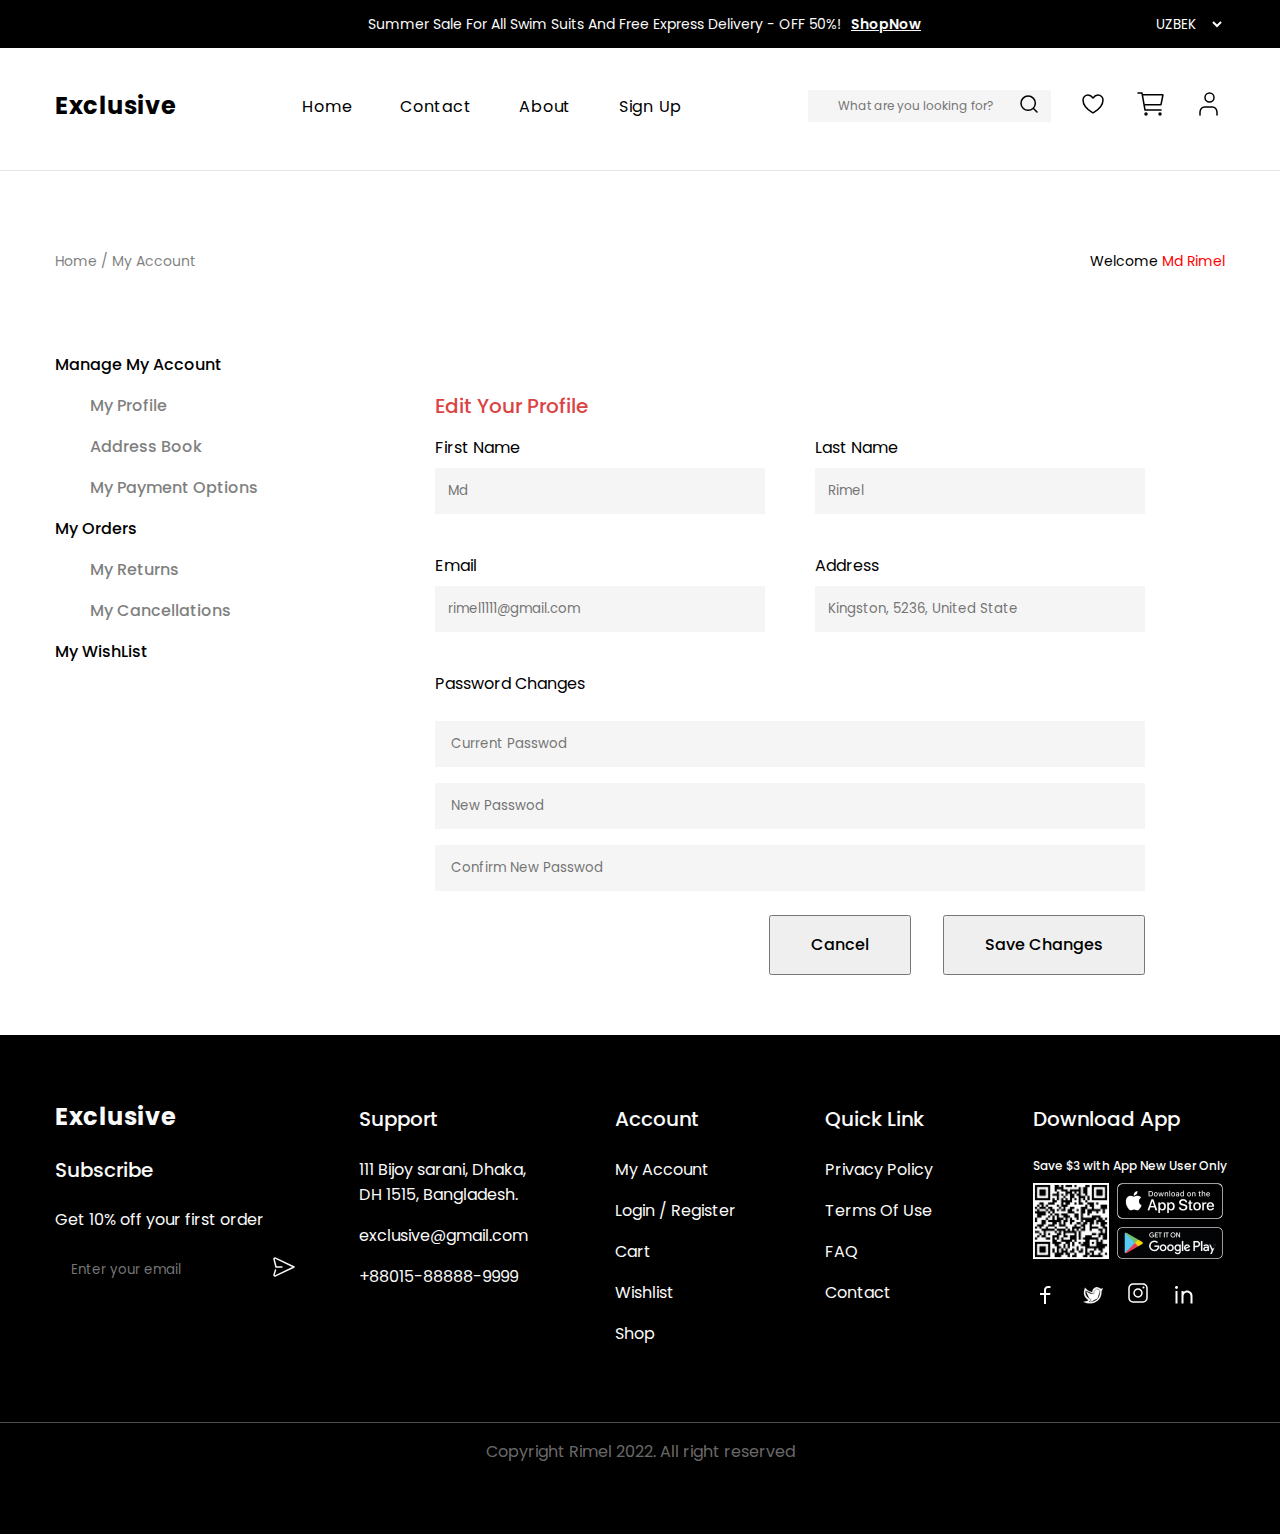
<file: pages/accaunt/index.html>
<!DOCTYPE html>
<html lang="en">
<head>
    <meta charset="UTF-8">
    <meta name="viewport" content="width=device-width, initial-scale=1.0">
    <title>ECOMMERCE SITE</title>
    <link rel="stylesheet" href="../../css/style.min.css">
</head>
<body>
    <header id="header" style="margin-bottom: 80px;">
        <nav>
           <div class="head-box">
                <div class="container head-box--item">
                    <div>
                        <p>Summer Sale For All Swim Suits And Free Express Delivery - OFF 50%!</p>
                        <a href="#">ShopNow</a>
                    </div>
                    <select name="english">
                        <option value="UZ">UZBEK</option>
                        <option value="RU">RUSSIA</option>
                        <option value="ENG">ENGLISH</option>
                    </select>
                </div>
           </div>

           <div class="head-box2">
                <div class="container head-box2--item">
                   <a href="../../">Exclusive</a>

                    <ul>    
                        <li><a href="../../">Home</a></li>
                        <li><a href="#">Contact</a></li>
                        <li><a href="#">About</a></li>
                        <li><a href="../sing-up/">Sign Up</a></li>
                    </ul>

                    <div class="head-box2-div">
                        <div class="header-input">
                            <input type="text" placeholder="What are you looking for?">
                            <a href="#"><span><svg xmlns="http://www.w3.org/2000/svg" width="24" height="24" viewBox="0 0 24 24" fill="none">
                                <path d="M20 20L16.2223 16.2156M18.3158 11.1579C18.3158 13.0563 17.5617 14.8769 16.2193 16.2193C14.8769 17.5617 13.0563 18.3158 11.1579 18.3158C9.2595 18.3158 7.43886 17.5617 6.0965 16.2193C4.75413 14.8769 4 13.0563 4 11.1579C4 9.2595 4.75413 7.43886 6.0965 6.0965C7.43886 4.75413 9.2595 4 11.1579 4C13.0563 4 14.8769 4.75413 16.2193 6.0965C17.5617 7.43886 18.3158 9.2595 18.3158 11.1579V11.1579Z" stroke="black" stroke-width="1.5" stroke-linecap="round"/>
                              </svg></span></a>
                        </div>
                        <a href="../wishlist/" ><span><svg xmlns="http://www.w3.org/2000/svg" width="32" height="32" viewBox="0 0 32 32" fill="none">
                            <path d="M11 7C8.239 7 6 9.216 6 11.95C6 14.157 6.875 19.395 15.488 24.69C15.6423 24.7839 15.8194 24.8335 16 24.8335C16.1806 24.8335 16.3577 24.7839 16.512 24.69C25.125 19.395 26 14.157 26 11.95C26 9.216 23.761 7 21 7C18.239 7 16 10 16 10C16 10 13.761 7 11 7Z" stroke="black" stroke-width="1.5" stroke-linecap="round" stroke-linejoin="round"/>
                          </svg></span></a>
                       <a href="../cart/"><span><svg xmlns="http://www.w3.org/2000/svg" width="32" height="32" viewBox="0 0 32 32" fill="none">
                        <path d="M11 27C11.5523 27 12 26.5523 12 26C12 25.4477 11.5523 25 11 25C10.4477 25 10 25.4477 10 26C10 26.5523 10.4477 27 11 27Z" stroke="black" stroke-width="1.5" stroke-linecap="round" stroke-linejoin="round"/>
                        <path d="M25 27C25.5523 27 26 26.5523 26 26C26 25.4477 25.5523 25 25 25C24.4477 25 24 25.4477 24 26C24 26.5523 24.4477 27 25 27Z" stroke="black" stroke-width="1.5" stroke-linecap="round" stroke-linejoin="round"/>
                        <path d="M3 5H7L10 22H26" stroke="black" stroke-width="1.5" stroke-linecap="round" stroke-linejoin="round"/>
                        <path d="M10 16.6667H25.59C25.7056 16.6667 25.8177 16.6267 25.9072 16.5535C25.9966 16.4802 26.0579 16.3782 26.0806 16.2648L27.8806 7.26479C27.8951 7.19222 27.8934 7.11733 27.8755 7.04552C27.8575 6.97371 27.8239 6.90678 27.7769 6.84956C27.73 6.79234 27.6709 6.74625 27.604 6.71462C27.5371 6.68299 27.464 6.66661 27.39 6.66666H8" stroke="black" stroke-width="1.5" stroke-linecap="round" stroke-linejoin="round"/>
                      </svg></span></a>

                     <div class="logo">
                         <a href="../accaunt/">
                            <span><svg xmlns="http://www.w3.org/2000/svg" width="32" height="32" viewBox="0 0 32 32" fill="none">
                                <path d="M24 27V24.3333C24 22.9188 23.5224 21.5623 22.6722 20.5621C21.8221 19.5619 20.669 19 19.4667 19H11.5333C10.331 19 9.17795 19.5619 8.32778 20.5621C7.47762 21.5623 7 22.9188 7 24.3333V27" stroke="black" stroke-width="1.5" stroke-linecap="round" stroke-linejoin="round"/>
                                <path d="M16.5 14C18.9853 14 21 11.9853 21 9.5C21 7.01472 18.9853 5 16.5 5C14.0147 5 12 7.01472 12 9.5C12 11.9853 14.0147 14 16.5 14Z" stroke="black" stroke-width="1.5" stroke-linecap="round" stroke-linejoin="round"/>
                              </svg></span>
                          </a>

                     </div>
                    </div>


                </div>
           </div>
        </nav>
    </header>
    
    <main>
        <section>
            <div class="container">
                <div class="accaunt-title">
                    <p>Home /  My Account</p>
                    <p><span>Welcome</span> <span> Md Rimel</span></p>
                </div>
    
                <div class="accaunt-wrapper">
                    <div class="accaunt-left">
                        <ul>
                            <li><a href="#">Manage My Account</a></li>
                            <li><a href="#" class="listt">My Profile</a></li>
                            <li><a href="#" class="listt">Address Book</a></li>
                            <li><a href="#" class="listt">My Payment Options</a></li>
                            <li><a href="#">My Orders</a></li>
                            <li><a href="#" class="listt">My Returns</a></li>
                            <li><a href="#" class="listt">My Cancellations</a></li>
                            <li><a href="#">My WishList</a></li>
                        </ul>
                    </div>
                    <div class="accaunt-right">
                        <h4>Edit Your Profile</h4>
                        <div>
                            <div>
                                <p>First Name</p>
                                <input type="text" placeholder="Md">
                            </div>
                            <div>
                                <p>Last Name</p>
                                <input type="text" placeholder="Rimel">
                            </div>
                        </div>
                        <div>
                            <div>
                                <p>Email</p>
                                <input type="email" placeholder="rimel1111@gmail.com">
                            </div>
                            <div>
                                <p>Address</p>
                                <input type="text" placeholder="Kingston, 5236, United State">
                            </div>
                        </div>

                        <p>Password Changes</p>
                        <input type="password" placeholder="Current Passwod" class="i1">
                        <input type="password" placeholder="New Passwod" class="i1">
                        <input type="password" placeholder="Confirm New Passwod" class="i1">

                        <div class="accaunt-button">
                            <button>Cancel</button>
                            <button>Save Changes</button>
                        </div>
                    </div>
                </div>
            </div>
        </section>
    </main>

    <footer>
        <div style="padding-bottom: 60px; border-bottom: 1px solid rgba(255, 255, 255, 0.302);">
            <div class="container footer">
                <ul class="foter1">
                    <li><a href="./">Exclusive</a></li>
                    <li><a href="#">Subscribe</a></li>
                    <li>Get 10% off your first order</li>
                    <li><input type="email" placeholder="Enter your email"> <span><svg xmlns="http://www.w3.org/2000/svg" width="24" height="24" viewBox="0 0 24 24" fill="none">
                        <path d="M9.91199 11.9998H3.99999L2.02299 4.1348C2.01033 4.0891 2.00262 4.04216 1.99999 3.9948C1.97799 3.2738 2.77199 2.7738 3.45999 3.1038L22 11.9998L3.45999 20.8958C2.77999 21.2228 1.99599 20.7368 1.99999 20.0288C2.00201 19.9655 2.01313 19.9029 2.03299 19.8428L3.49999 14.9998" stroke="#FAFAFA" stroke-width="1.5" stroke-linecap="round" stroke-linejoin="round"/>
                      </svg></span></li>
                </ul>
                <ul class="foter2">
                    <li><a href="#">Support</a></li>
                    <li><a href="#">111 Bijoy sarani, Dhaka,  DH 1515, Bangladesh.</a></li>
                    <li><a href="#">exclusive@gmail.com</a></li>
                    <li><a href="#">+88015-88888-9999</a></li>
                </ul>
                <ul class="foter3">
                    <li><a href="#">Account</a></li>
                    <li><a href="../accaunt/">My Account</a></li>
                    <li><a href="../sing-up/">Login / Register</a></li>
                    <li><a href="../cart/">Cart</a></li>
                    <li><a href="../wishlist/">Wishlist</a></li>
                    <li><a href="#">Shop</a></li>
                </ul>
                <ul class="foter4">
                    <li><a href="#">Quick Link</a></li>
                    <li><a href="#">Privacy Policy</a></li>
                    <li><a href="#">Terms Of Use</a></li>
                    <li><a href="#">FAQ</a></li>
                    <li><a href="#">Contact</a></li>
                </ul>
                <div class="foter5">
                    <h2>Download App</h2>
                    <p>Save $3 with App New User Only</p>
                    <div>
                        <img src="../../assets/images/qrcode.png" alt="qrcode">
                        <div>
                            <img src="../../assets/images/button (1).png" alt="app">
                            <img src="../../assets/images/button (2).png" alt="app">
                        </div>
                    </div>
    
                    <ul>
                        <li><a href="#"><svg xmlns="http://www.w3.org/2000/svg" width="24" height="24" viewBox="0 0 24 24" fill="none">
                            <path d="M13 10H17.5L17 12H13V21H11V12H7V10H11V8.128C11 6.345 11.186 5.698 11.534 5.046C11.875 4.40181 12.4018 3.87501 13.046 3.534C13.698 3.186 14.345 3 16.128 3C16.65 3 17.108 3.05 17.5 3.15V5H16.128C14.804 5 14.401 5.078 13.99 5.298C13.686 5.46 13.46 5.686 13.298 5.99C13.078 6.401 13 6.804 13 8.128V10Z" fill="white"/>
                          </svg></a></li>
                        <li><a href="#"><svg xmlns="http://www.w3.org/2000/svg" width="23" height="24" viewBox="0 0 23 24" fill="none">
                            <path d="M12.905 8.84651L12.905 8.84646C12.9194 8.06035 13.2418 7.3113 13.8028 6.76049C14.3639 6.20969 15.1188 5.90116 15.905 5.90129L12.905 8.84651ZM12.905 8.84651L12.877 10.4213M12.905 8.84651L12.877 10.4213M4.75811 7.80857L4.89001 7.91846C6.76679 9.48211 8.71781 10.4182 10.7495 10.6952C10.7495 10.6952 10.7495 10.6952 10.7495 10.6952L12.3104 10.9072L4.75811 7.80857ZM4.75811 7.80857L4.72759 7.97751M4.75811 7.80857L4.72759 7.97751M4.72759 7.97751C4.42576 9.64819 4.5683 11.0709 5.1479 12.3018C5.72718 13.532 6.73827 14.5605 8.15577 15.4519L8.15579 15.452M4.72759 7.97751L8.15579 15.452M8.15579 15.452L9.90279 16.55L9.954 16.4685M8.15579 15.452L9.954 16.4685M9.954 16.4685L9.90279 16.55C9.97196 16.5934 10.0294 16.6532 10.0702 16.724C10.1109 16.7948 10.1337 16.8745 10.1365 16.9562C10.1392 17.0378 10.122 17.1189 10.0862 17.1924C10.0504 17.2658 9.99716 17.3294 9.93112 17.3775L9.93101 17.3775M9.954 16.4685L9.93101 17.3775M9.93101 17.3775L8.33901 18.5405L8.11542 18.7039M9.93101 17.3775L8.11542 18.7039M8.11542 18.7039L8.39178 18.7211M8.11542 18.7039L8.39178 18.7211M8.39178 18.7211C9.3449 18.7805 10.2529 18.7385 11.0095 18.5884L11.0096 18.5884M8.39178 18.7211L11.0096 18.5884M11.0096 18.5884C13.3886 18.1134 15.3745 16.9794 16.7652 15.2211M11.0096 18.5884L16.7652 15.2211M12.877 10.4213C12.8757 10.4918 12.8594 10.5612 12.8293 10.625C12.7993 10.6887 12.7561 10.7454 12.7026 10.7912C12.649 10.8371 12.5864 10.8712 12.5188 10.8911C12.4513 10.9111 12.3803 10.9166 12.3105 10.9072L12.877 10.4213ZM16.7652 15.2211C18.1557 13.463 18.945 11.0883 18.945 8.14229M16.7652 15.2211L18.945 8.14229M18.945 8.14229C18.945 7.99668 18.8714 7.78474 18.744 7.55722M18.945 8.14229L18.744 7.55722M18.744 7.55722C18.6142 7.32559 18.4215 7.06508 18.1673 6.82049M18.744 7.55722L18.1673 6.82049M18.1673 6.82049C17.6587 6.33088 16.8999 5.90129 15.905 5.90129L18.1673 6.82049ZM20.4978 5.53842C20.8818 5.48388 21.3285 5.34345 21.916 5.01105C21.6101 6.49526 21.4321 7.16764 20.7642 8.08336L20.745 8.10969V8.14229C20.745 11.9415 19.578 14.7567 17.8258 16.7397C16.0726 18.7238 13.7277 19.8813 11.3624 20.3532C9.74529 20.6759 7.7544 20.5728 5.99643 20.2106C5.11813 20.0296 4.30077 19.7846 3.61983 19.4974C3.03727 19.2517 2.56009 18.9775 2.22956 18.6904C2.66065 18.6482 3.4114 18.5535 4.24366 18.3598C5.24355 18.1272 6.37173 17.7494 7.20306 17.141L7.31918 17.056L7.19904 16.9768C7.15724 16.9492 7.11178 16.9196 7.06301 16.8879C6.30477 16.3938 4.74648 15.3786 3.73155 13.5166C2.66714 11.5637 2.19257 8.66295 3.91362 4.42592C5.57889 6.34347 7.2726 7.66001 8.99504 8.3668L8.99505 8.36681C9.57662 8.60536 9.94255 8.72373 10.2318 8.79141C10.4509 8.84265 10.6261 8.86463 10.8117 8.88794C10.8703 8.89529 10.93 8.90278 10.9924 8.91135L11.2872 8.95189L11.1059 8.77077C11.131 7.8414 11.4254 6.93895 11.9539 6.17331C12.4904 5.39606 13.2442 4.79434 14.1211 4.4435C14.9979 4.09265 15.9588 4.00828 16.8833 4.20093C17.8079 4.39359 18.6551 4.85471 19.3189 5.52657L19.3485 5.55658L19.3907 5.55628C19.4934 5.55556 19.5972 5.55908 19.7036 5.56269C19.9483 5.57098 20.2068 5.57974 20.4978 5.53842Z" fill="white" stroke="black" stroke-width="0.2"/>
                          </svg></a></li>
                        <li><a href="#"><svg xmlns="http://www.w3.org/2000/svg" width="20" height="20" viewBox="0 0 20 20" fill="none">
                            <path d="M15 1H5C3.93913 1 2.92172 1.42143 2.17157 2.17157C1.42143 2.92172 1 3.93913 1 5V15C1 16.0609 1.42143 17.0783 2.17157 17.8284C2.92172 18.5786 3.93913 19 5 19H15C16.0609 19 17.0783 18.5786 17.8284 17.8284C18.5786 17.0783 19 16.0609 19 15V5C19 3.93913 18.5786 2.92172 17.8284 2.17157C17.0783 1.42143 16.0609 1 15 1Z" stroke="white" stroke-width="1.5" stroke-linejoin="round"/>
                            <path d="M10 14C11.0609 14 12.0783 13.5786 12.8284 12.8284C13.5786 12.0783 14 11.0609 14 10C14 8.93913 13.5786 7.92172 12.8284 7.17157C12.0783 6.42143 11.0609 6 10 6C8.93913 6 7.92172 6.42143 7.17157 7.17157C6.42143 7.92172 6 8.93913 6 10C6 11.0609 6.42143 12.0783 7.17157 12.8284C7.92172 13.5786 8.93913 14 10 14V14Z" stroke="white" stroke-width="1.5" stroke-linejoin="round"/>
                            <path d="M15.5 5.5C15.7652 5.5 16.0196 5.39464 16.2071 5.20711C16.3946 5.01957 16.5 4.76522 16.5 4.5C16.5 4.23478 16.3946 3.98043 16.2071 3.79289C16.0196 3.60536 15.7652 3.5 15.5 3.5C15.2348 3.5 14.9804 3.60536 14.7929 3.79289C14.6054 3.98043 14.5 4.23478 14.5 4.5C14.5 4.76522 14.6054 5.01957 14.7929 5.20711C14.9804 5.39464 15.2348 5.5 15.5 5.5Z" fill="white"/>
                          </svg></a></li>
                        <li><a href="#"><svg xmlns="http://www.w3.org/2000/svg" width="24" height="24" viewBox="0 0 24 24" fill="none">
                            <path d="M11.5 9.05C12.417 8.113 13.611 7.5 15 7.5C16.4587 7.5 17.8576 8.07946 18.8891 9.11091C19.9205 10.1424 20.5 11.5413 20.5 13V20.5H18.5V13C18.5 12.0717 18.1313 11.1815 17.4749 10.5251C16.8185 9.86875 15.9283 9.5 15 9.5C14.0717 9.5 13.1815 9.86875 12.5251 10.5251C11.8687 11.1815 11.5 12.0717 11.5 13V20.5H9.5V8H11.5V9.05ZM4.5 6C4.10218 6 3.72064 5.84196 3.43934 5.56066C3.15804 5.27936 3 4.89782 3 4.5C3 4.10218 3.15804 3.72064 3.43934 3.43934C3.72064 3.15804 4.10218 3 4.5 3C4.89782 3 5.27936 3.15804 5.56066 3.43934C5.84196 3.72064 6 4.10218 6 4.5C6 4.89782 5.84196 5.27936 5.56066 5.56066C5.27936 5.84196 4.89782 6 4.5 6ZM3.5 8H5.5V20.5H3.5V8Z" fill="white"/>
                          </svg></a></li>
                    </ul>
                </div>
            </div>
        </div>
        <div class="container">
            <p style="text-align: center; color: #ffffff6c; margin-top: 16px;">Copyright Rimel 2022. All right reserved</p>
        </div>
    </footer>
</body>
</html>
</file>
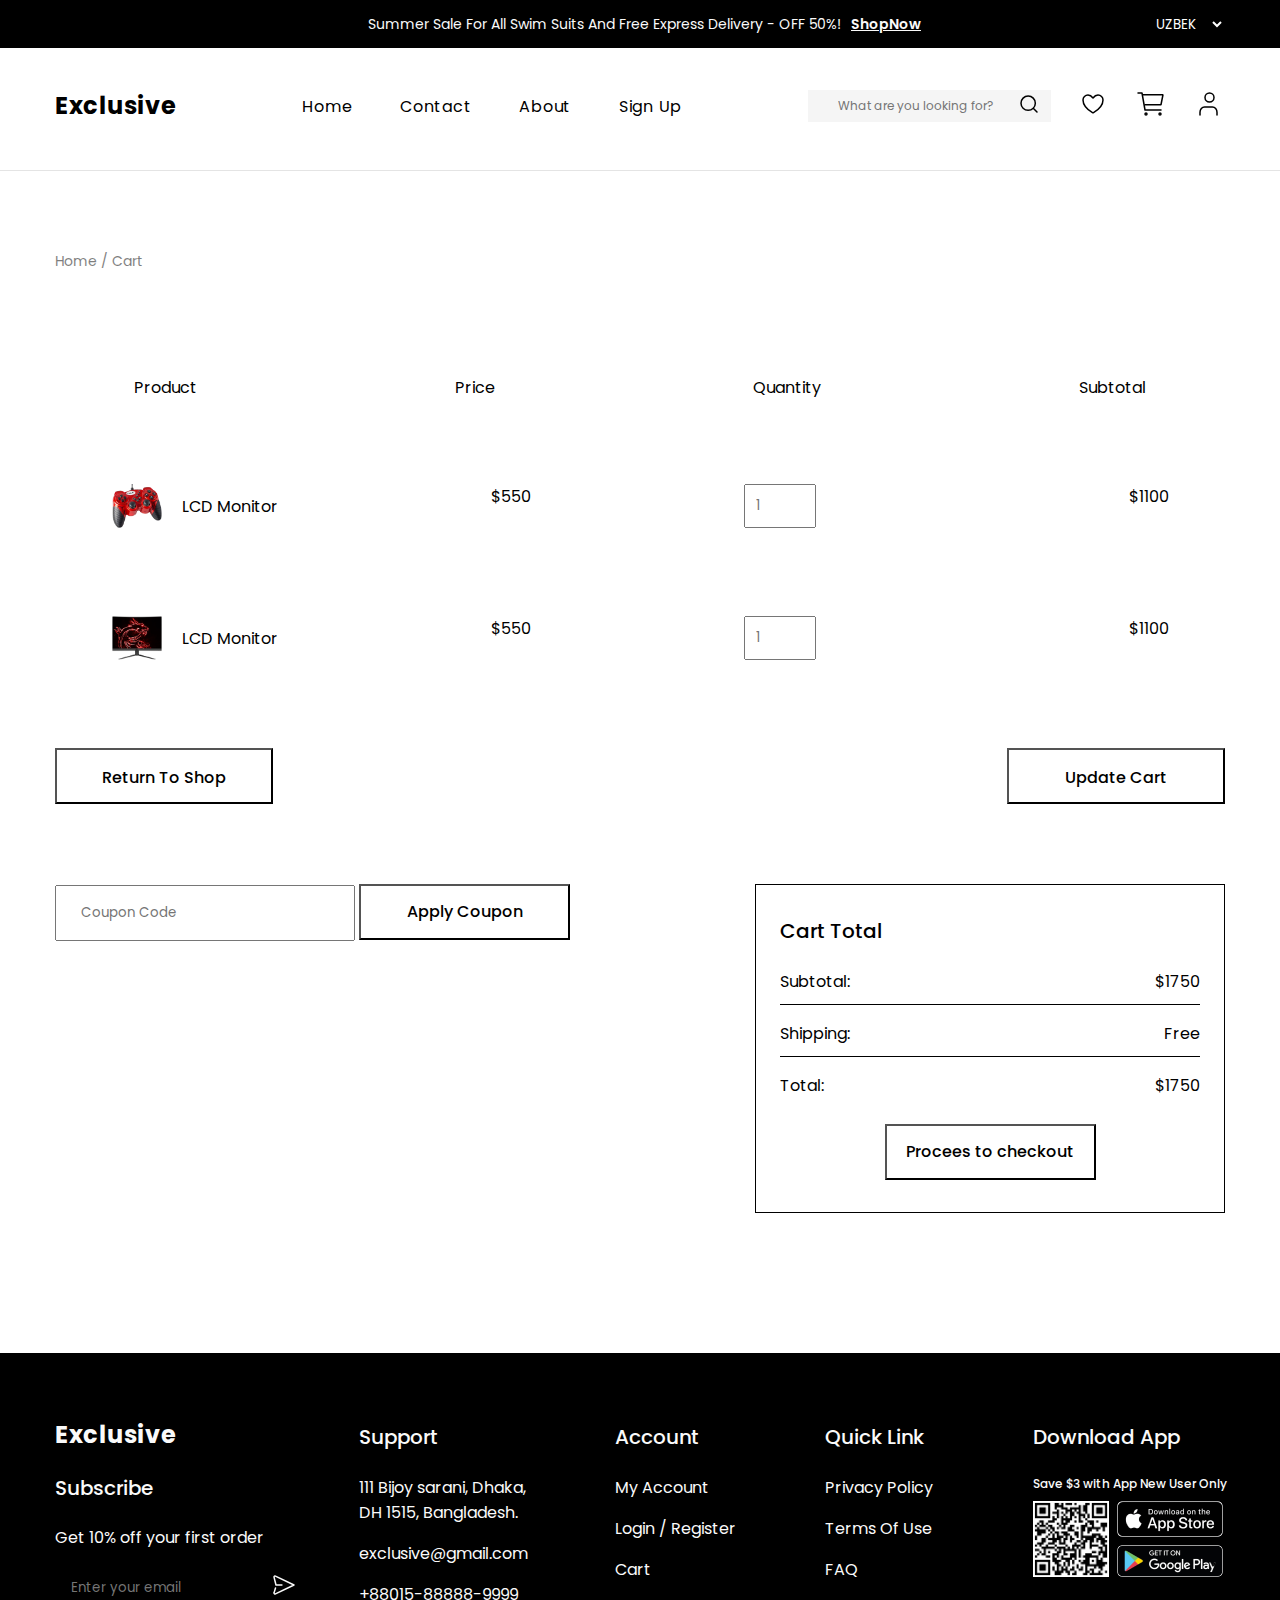
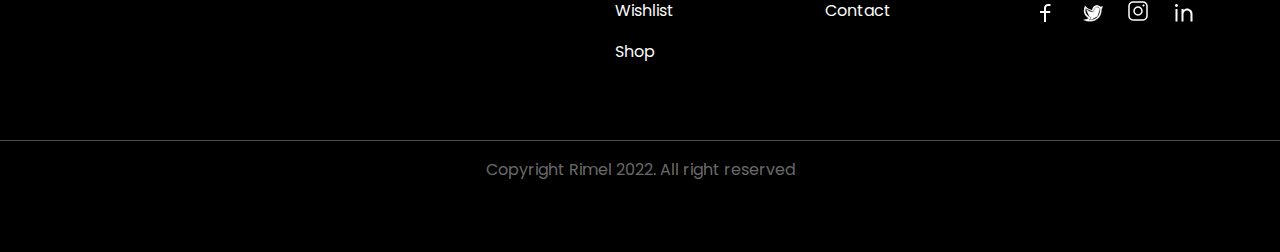
<file: pages/cart/index.html>
<!DOCTYPE html>
<html lang="en">
<head>
    <meta charset="UTF-8">
    <meta name="viewport" content="width=device-width, initial-scale=1.0">
    <title>ECOMMERCE SITE</title>
    <link rel="stylesheet" href="../../css/style.min.css">
</head>
<body>
    <header id="header">
        <nav>
           <div class="head-box">
                <div class="container head-box--item">
                    <div>
                        <p>Summer Sale For All Swim Suits And Free Express Delivery - OFF 50%!</p>
                        <a href="#">ShopNow</a>
                    </div>
                    <select name="english">
                        <option value="UZ">UZBEK</option>
                        <option value="RU">RUSSIA</option>
                        <option value="ENG">ENGLISH</option>
                    </select>
                </div>
           </div>

           <div class="head-box2">
                <div class="container head-box2--item">
                   <a href="../../">Exclusive</a>

                    <ul>    
                        <li><a href="../../">Home</a></li>
                        <li><a href="#">Contact</a></li>
                        <li><a href="#">About</a></li>
                        <li><a href="../sing-up/">Sign Up</a></li>
                    </ul>

                    <div class="head-box2-div">
                        <div class="header-input">
                            <input type="text" placeholder="What are you looking for?">
                            <a href="#"><span><svg xmlns="http://www.w3.org/2000/svg" width="24" height="24" viewBox="0 0 24 24" fill="none">
                                <path d="M20 20L16.2223 16.2156M18.3158 11.1579C18.3158 13.0563 17.5617 14.8769 16.2193 16.2193C14.8769 17.5617 13.0563 18.3158 11.1579 18.3158C9.2595 18.3158 7.43886 17.5617 6.0965 16.2193C4.75413 14.8769 4 13.0563 4 11.1579C4 9.2595 4.75413 7.43886 6.0965 6.0965C7.43886 4.75413 9.2595 4 11.1579 4C13.0563 4 14.8769 4.75413 16.2193 6.0965C17.5617 7.43886 18.3158 9.2595 18.3158 11.1579V11.1579Z" stroke="black" stroke-width="1.5" stroke-linecap="round"/>
                              </svg></span></a>
                        </div>
                        <a href="../wishlist/" ><span><svg xmlns="http://www.w3.org/2000/svg" width="32" height="32" viewBox="0 0 32 32" fill="none">
                            <path d="M11 7C8.239 7 6 9.216 6 11.95C6 14.157 6.875 19.395 15.488 24.69C15.6423 24.7839 15.8194 24.8335 16 24.8335C16.1806 24.8335 16.3577 24.7839 16.512 24.69C25.125 19.395 26 14.157 26 11.95C26 9.216 23.761 7 21 7C18.239 7 16 10 16 10C16 10 13.761 7 11 7Z" stroke="black" stroke-width="1.5" stroke-linecap="round" stroke-linejoin="round"/>
                          </svg></span></a>
                       <a href="../cart/"><span><svg xmlns="http://www.w3.org/2000/svg" width="32" height="32" viewBox="0 0 32 32" fill="none">
                        <path d="M11 27C11.5523 27 12 26.5523 12 26C12 25.4477 11.5523 25 11 25C10.4477 25 10 25.4477 10 26C10 26.5523 10.4477 27 11 27Z" stroke="black" stroke-width="1.5" stroke-linecap="round" stroke-linejoin="round"/>
                        <path d="M25 27C25.5523 27 26 26.5523 26 26C26 25.4477 25.5523 25 25 25C24.4477 25 24 25.4477 24 26C24 26.5523 24.4477 27 25 27Z" stroke="black" stroke-width="1.5" stroke-linecap="round" stroke-linejoin="round"/>
                        <path d="M3 5H7L10 22H26" stroke="black" stroke-width="1.5" stroke-linecap="round" stroke-linejoin="round"/>
                        <path d="M10 16.6667H25.59C25.7056 16.6667 25.8177 16.6267 25.9072 16.5535C25.9966 16.4802 26.0579 16.3782 26.0806 16.2648L27.8806 7.26479C27.8951 7.19222 27.8934 7.11733 27.8755 7.04552C27.8575 6.97371 27.8239 6.90678 27.7769 6.84956C27.73 6.79234 27.6709 6.74625 27.604 6.71462C27.5371 6.68299 27.464 6.66661 27.39 6.66666H8" stroke="black" stroke-width="1.5" stroke-linecap="round" stroke-linejoin="round"/>
                      </svg></span></a>

                     <div class="logo">
                         <a href="../accaunt/">
                            <span><svg xmlns="http://www.w3.org/2000/svg" width="32" height="32" viewBox="0 0 32 32" fill="none">
                                <path d="M24 27V24.3333C24 22.9188 23.5224 21.5623 22.6722 20.5621C21.8221 19.5619 20.669 19 19.4667 19H11.5333C10.331 19 9.17795 19.5619 8.32778 20.5621C7.47762 21.5623 7 22.9188 7 24.3333V27" stroke="black" stroke-width="1.5" stroke-linecap="round" stroke-linejoin="round"/>
                                <path d="M16.5 14C18.9853 14 21 11.9853 21 9.5C21 7.01472 18.9853 5 16.5 5C14.0147 5 12 7.01472 12 9.5C12 11.9853 14.0147 14 16.5 14Z" stroke="black" stroke-width="1.5" stroke-linecap="round" stroke-linejoin="round"/>
                              </svg></span>
                          </a>

                     </div>
                    </div>


                </div>
           </div>
        </nav>
    </header>
    
    <main>
        <section>
            <div class="container">
                <p class="title-p">Home /  Cart</p>

                <div class="table-wrapper">
                    <div class="table-box1">
                        <p>Product</p>
                        <p>Price</p>
                        <p>Quantity</p>
                        <p>Subtotal</p>
                    </div>
                    <div class="table-box2">
                        <div>
                            <img src="../../assets/images/mostsale-1.png" alt="">
                            <p>LCD Monitor</p>
                        </div>
                        <p>$550</p>
                        <input type="number" placeholder="1">
                        <p>$1100</p>
                    </div>
                    <div class="table-box2">
                        <div>
                            <img src="../../assets/images/mostsale-3.png" alt="">
                            <p>LCD Monitor</p>
                        </div>
                        <p>$550</p>
                        <input type="number" placeholder="1">
                        <p>$1100</p>
                    </div>
                </div>

                <div class="table-button">
                    <button>Return To Shop</button>
                    <button>Update Cart</button>
                </div>
            </div>
        </section>

        <section>
            <div class="container">
                <div class="total-wrapper">
                    <div class="total-left">
                        <input type="text" placeholder="Coupon Code">
                        <button>Apply Coupon</button>
                    </div>
                    <div class="total-right">
                        <h4>Cart Total</h4>
                        <p><span>Subtotal:</span> <span>$1750</span></p>
                        <p><span>Shipping:</span> <span>Free</span></p>
                        <p><span>Total:</span> <span>$1750</span></p>
                        <a href="../checkout/"><button>Procees to checkout</button></a>
                    </div>
                </div>
            </div>
        </section>
    </main>
   

    <footer>
        <div style="padding-bottom: 60px; border-bottom: 1px solid rgba(255, 255, 255, 0.302);">
            <div class="container footer">
                <ul class="foter1">
                    <li><a href="./">Exclusive</a></li>
                    <li><a href="#">Subscribe</a></li>
                    <li>Get 10% off your first order</li>
                    <li><input type="email" placeholder="Enter your email"> <span><svg xmlns="http://www.w3.org/2000/svg" width="24" height="24" viewBox="0 0 24 24" fill="none">
                        <path d="M9.91199 11.9998H3.99999L2.02299 4.1348C2.01033 4.0891 2.00262 4.04216 1.99999 3.9948C1.97799 3.2738 2.77199 2.7738 3.45999 3.1038L22 11.9998L3.45999 20.8958C2.77999 21.2228 1.99599 20.7368 1.99999 20.0288C2.00201 19.9655 2.01313 19.9029 2.03299 19.8428L3.49999 14.9998" stroke="#FAFAFA" stroke-width="1.5" stroke-linecap="round" stroke-linejoin="round"/>
                      </svg></span></li>
                </ul>
                <ul class="foter2">
                    <li><a href="#">Support</a></li>
                    <li><a href="#">111 Bijoy sarani, Dhaka,  DH 1515, Bangladesh.</a></li>
                    <li><a href="#">exclusive@gmail.com</a></li>
                    <li><a href="#">+88015-88888-9999</a></li>
                </ul>
                <ul class="foter3">
                    <li><a href="#">Account</a></li>
                    <li><a href="../accaunt/">My Account</a></li>
                    <li><a href="../sing-up/">Login / Register</a></li>
                    <li><a href="../cart/">Cart</a></li>
                    <li><a href="../wishlist/">Wishlist</a></li>
                    <li><a href="#">Shop</a></li>
                </ul>
                <ul class="foter4">
                    <li><a href="#">Quick Link</a></li>
                    <li><a href="#">Privacy Policy</a></li>
                    <li><a href="#">Terms Of Use</a></li>
                    <li><a href="#">FAQ</a></li>
                    <li><a href="#">Contact</a></li>
                </ul>
                <div class="foter5">
                    <h2>Download App</h2>
                    <p>Save $3 with App New User Only</p>
                    <div>
                        <img src="../../assets/images/qrcode.png" alt="qrcode">
                        <div>
                            <img src="../../assets/images/button (1).png" alt="app">
                            <img src="../../assets/images/button (2).png" alt="app">
                        </div>
                    </div>
    
                    <ul>
                        <li><a href="#"><svg xmlns="http://www.w3.org/2000/svg" width="24" height="24" viewBox="0 0 24 24" fill="none">
                            <path d="M13 10H17.5L17 12H13V21H11V12H7V10H11V8.128C11 6.345 11.186 5.698 11.534 5.046C11.875 4.40181 12.4018 3.87501 13.046 3.534C13.698 3.186 14.345 3 16.128 3C16.65 3 17.108 3.05 17.5 3.15V5H16.128C14.804 5 14.401 5.078 13.99 5.298C13.686 5.46 13.46 5.686 13.298 5.99C13.078 6.401 13 6.804 13 8.128V10Z" fill="white"/>
                          </svg></a></li>
                        <li><a href="#"><svg xmlns="http://www.w3.org/2000/svg" width="23" height="24" viewBox="0 0 23 24" fill="none">
                            <path d="M12.905 8.84651L12.905 8.84646C12.9194 8.06035 13.2418 7.3113 13.8028 6.76049C14.3639 6.20969 15.1188 5.90116 15.905 5.90129L12.905 8.84651ZM12.905 8.84651L12.877 10.4213M12.905 8.84651L12.877 10.4213M4.75811 7.80857L4.89001 7.91846C6.76679 9.48211 8.71781 10.4182 10.7495 10.6952C10.7495 10.6952 10.7495 10.6952 10.7495 10.6952L12.3104 10.9072L4.75811 7.80857ZM4.75811 7.80857L4.72759 7.97751M4.75811 7.80857L4.72759 7.97751M4.72759 7.97751C4.42576 9.64819 4.5683 11.0709 5.1479 12.3018C5.72718 13.532 6.73827 14.5605 8.15577 15.4519L8.15579 15.452M4.72759 7.97751L8.15579 15.452M8.15579 15.452L9.90279 16.55L9.954 16.4685M8.15579 15.452L9.954 16.4685M9.954 16.4685L9.90279 16.55C9.97196 16.5934 10.0294 16.6532 10.0702 16.724C10.1109 16.7948 10.1337 16.8745 10.1365 16.9562C10.1392 17.0378 10.122 17.1189 10.0862 17.1924C10.0504 17.2658 9.99716 17.3294 9.93112 17.3775L9.93101 17.3775M9.954 16.4685L9.93101 17.3775M9.93101 17.3775L8.33901 18.5405L8.11542 18.7039M9.93101 17.3775L8.11542 18.7039M8.11542 18.7039L8.39178 18.7211M8.11542 18.7039L8.39178 18.7211M8.39178 18.7211C9.3449 18.7805 10.2529 18.7385 11.0095 18.5884L11.0096 18.5884M8.39178 18.7211L11.0096 18.5884M11.0096 18.5884C13.3886 18.1134 15.3745 16.9794 16.7652 15.2211M11.0096 18.5884L16.7652 15.2211M12.877 10.4213C12.8757 10.4918 12.8594 10.5612 12.8293 10.625C12.7993 10.6887 12.7561 10.7454 12.7026 10.7912C12.649 10.8371 12.5864 10.8712 12.5188 10.8911C12.4513 10.9111 12.3803 10.9166 12.3105 10.9072L12.877 10.4213ZM16.7652 15.2211C18.1557 13.463 18.945 11.0883 18.945 8.14229M16.7652 15.2211L18.945 8.14229M18.945 8.14229C18.945 7.99668 18.8714 7.78474 18.744 7.55722M18.945 8.14229L18.744 7.55722M18.744 7.55722C18.6142 7.32559 18.4215 7.06508 18.1673 6.82049M18.744 7.55722L18.1673 6.82049M18.1673 6.82049C17.6587 6.33088 16.8999 5.90129 15.905 5.90129L18.1673 6.82049ZM20.4978 5.53842C20.8818 5.48388 21.3285 5.34345 21.916 5.01105C21.6101 6.49526 21.4321 7.16764 20.7642 8.08336L20.745 8.10969V8.14229C20.745 11.9415 19.578 14.7567 17.8258 16.7397C16.0726 18.7238 13.7277 19.8813 11.3624 20.3532C9.74529 20.6759 7.7544 20.5728 5.99643 20.2106C5.11813 20.0296 4.30077 19.7846 3.61983 19.4974C3.03727 19.2517 2.56009 18.9775 2.22956 18.6904C2.66065 18.6482 3.4114 18.5535 4.24366 18.3598C5.24355 18.1272 6.37173 17.7494 7.20306 17.141L7.31918 17.056L7.19904 16.9768C7.15724 16.9492 7.11178 16.9196 7.06301 16.8879C6.30477 16.3938 4.74648 15.3786 3.73155 13.5166C2.66714 11.5637 2.19257 8.66295 3.91362 4.42592C5.57889 6.34347 7.2726 7.66001 8.99504 8.3668L8.99505 8.36681C9.57662 8.60536 9.94255 8.72373 10.2318 8.79141C10.4509 8.84265 10.6261 8.86463 10.8117 8.88794C10.8703 8.89529 10.93 8.90278 10.9924 8.91135L11.2872 8.95189L11.1059 8.77077C11.131 7.8414 11.4254 6.93895 11.9539 6.17331C12.4904 5.39606 13.2442 4.79434 14.1211 4.4435C14.9979 4.09265 15.9588 4.00828 16.8833 4.20093C17.8079 4.39359 18.6551 4.85471 19.3189 5.52657L19.3485 5.55658L19.3907 5.55628C19.4934 5.55556 19.5972 5.55908 19.7036 5.56269C19.9483 5.57098 20.2068 5.57974 20.4978 5.53842Z" fill="white" stroke="black" stroke-width="0.2"/>
                          </svg></a></li>
                        <li><a href="#"><svg xmlns="http://www.w3.org/2000/svg" width="20" height="20" viewBox="0 0 20 20" fill="none">
                            <path d="M15 1H5C3.93913 1 2.92172 1.42143 2.17157 2.17157C1.42143 2.92172 1 3.93913 1 5V15C1 16.0609 1.42143 17.0783 2.17157 17.8284C2.92172 18.5786 3.93913 19 5 19H15C16.0609 19 17.0783 18.5786 17.8284 17.8284C18.5786 17.0783 19 16.0609 19 15V5C19 3.93913 18.5786 2.92172 17.8284 2.17157C17.0783 1.42143 16.0609 1 15 1Z" stroke="white" stroke-width="1.5" stroke-linejoin="round"/>
                            <path d="M10 14C11.0609 14 12.0783 13.5786 12.8284 12.8284C13.5786 12.0783 14 11.0609 14 10C14 8.93913 13.5786 7.92172 12.8284 7.17157C12.0783 6.42143 11.0609 6 10 6C8.93913 6 7.92172 6.42143 7.17157 7.17157C6.42143 7.92172 6 8.93913 6 10C6 11.0609 6.42143 12.0783 7.17157 12.8284C7.92172 13.5786 8.93913 14 10 14V14Z" stroke="white" stroke-width="1.5" stroke-linejoin="round"/>
                            <path d="M15.5 5.5C15.7652 5.5 16.0196 5.39464 16.2071 5.20711C16.3946 5.01957 16.5 4.76522 16.5 4.5C16.5 4.23478 16.3946 3.98043 16.2071 3.79289C16.0196 3.60536 15.7652 3.5 15.5 3.5C15.2348 3.5 14.9804 3.60536 14.7929 3.79289C14.6054 3.98043 14.5 4.23478 14.5 4.5C14.5 4.76522 14.6054 5.01957 14.7929 5.20711C14.9804 5.39464 15.2348 5.5 15.5 5.5Z" fill="white"/>
                          </svg></a></li>
                        <li><a href="#"><svg xmlns="http://www.w3.org/2000/svg" width="24" height="24" viewBox="0 0 24 24" fill="none">
                            <path d="M11.5 9.05C12.417 8.113 13.611 7.5 15 7.5C16.4587 7.5 17.8576 8.07946 18.8891 9.11091C19.9205 10.1424 20.5 11.5413 20.5 13V20.5H18.5V13C18.5 12.0717 18.1313 11.1815 17.4749 10.5251C16.8185 9.86875 15.9283 9.5 15 9.5C14.0717 9.5 13.1815 9.86875 12.5251 10.5251C11.8687 11.1815 11.5 12.0717 11.5 13V20.5H9.5V8H11.5V9.05ZM4.5 6C4.10218 6 3.72064 5.84196 3.43934 5.56066C3.15804 5.27936 3 4.89782 3 4.5C3 4.10218 3.15804 3.72064 3.43934 3.43934C3.72064 3.15804 4.10218 3 4.5 3C4.89782 3 5.27936 3.15804 5.56066 3.43934C5.84196 3.72064 6 4.10218 6 4.5C6 4.89782 5.84196 5.27936 5.56066 5.56066C5.27936 5.84196 4.89782 6 4.5 6ZM3.5 8H5.5V20.5H3.5V8Z" fill="white"/>
                          </svg></a></li>
                    </ul>
                </div>
            </div>
        </div>
        <div class="container">
            <p style="text-align: center; color: #ffffff6c; margin-top: 16px;">Copyright Rimel 2022. All right reserved</p>
        </div>
    </footer>
</body>
</html>
</file>
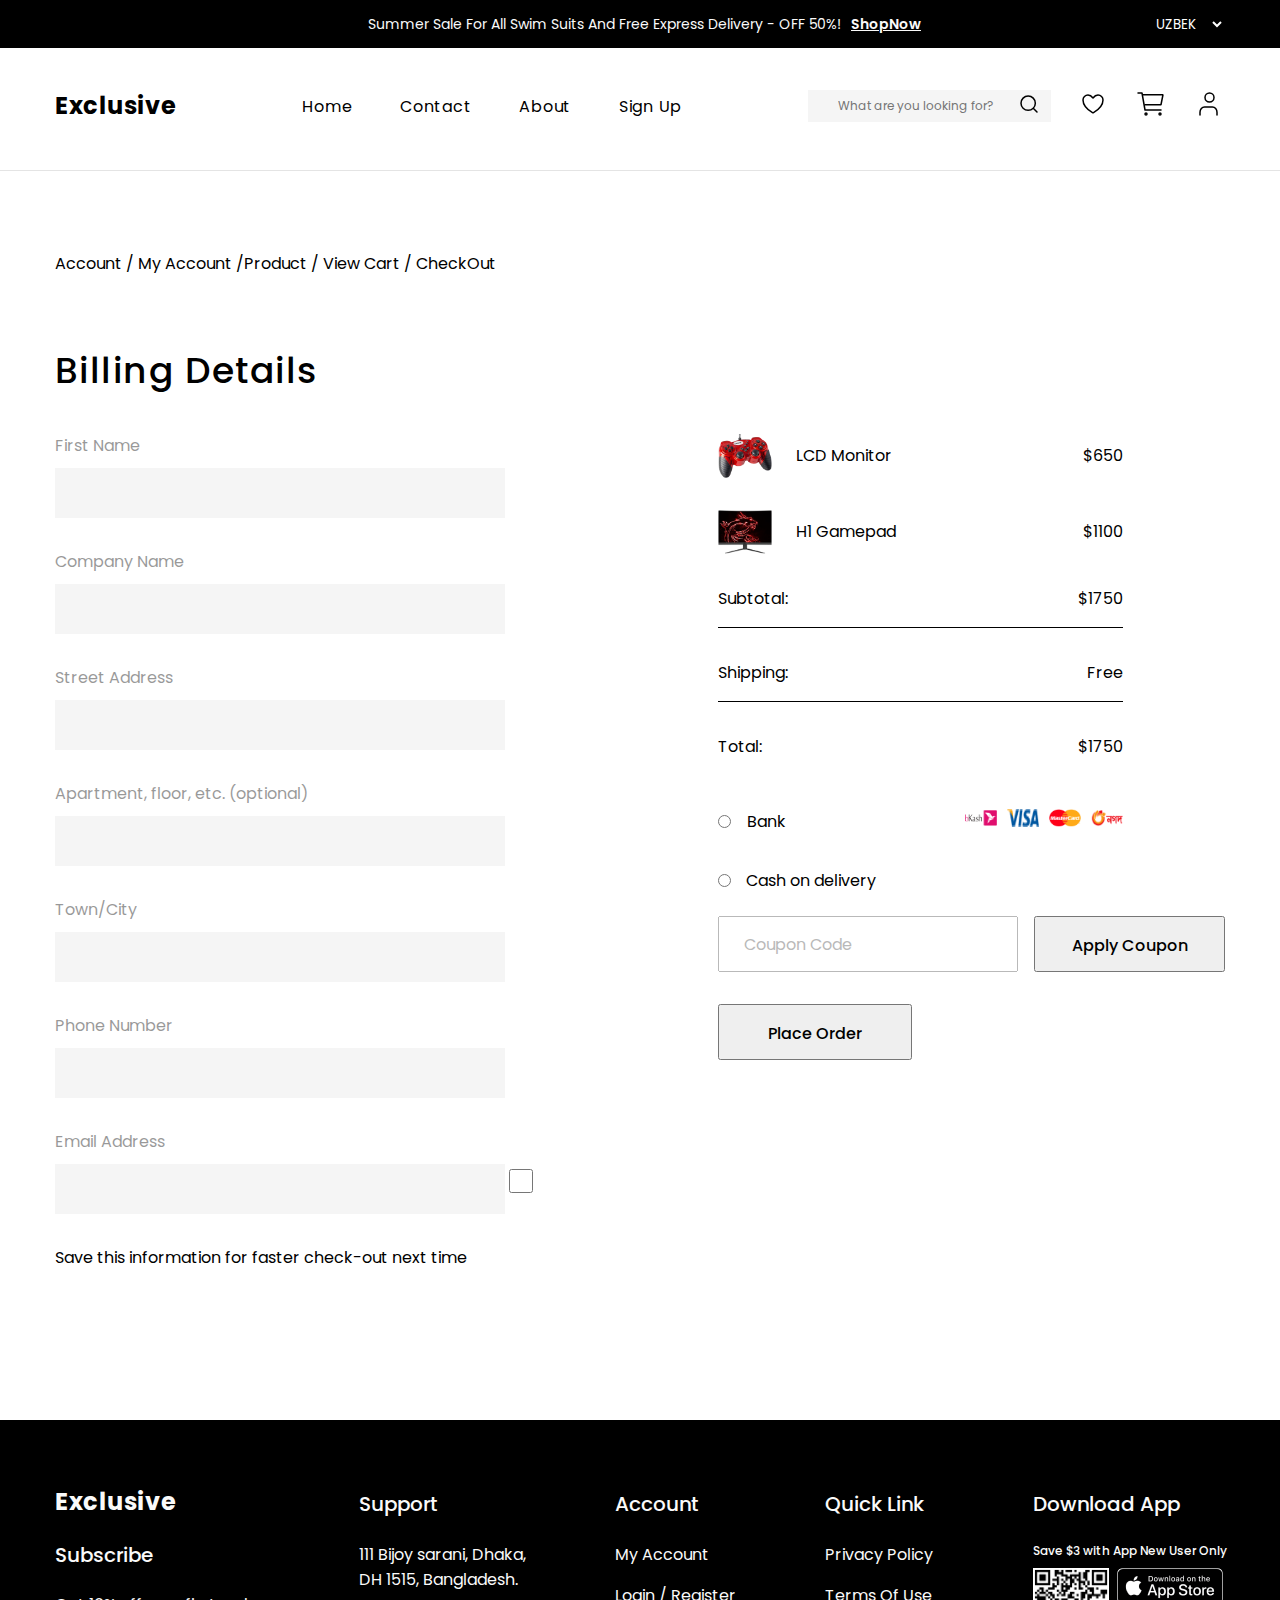
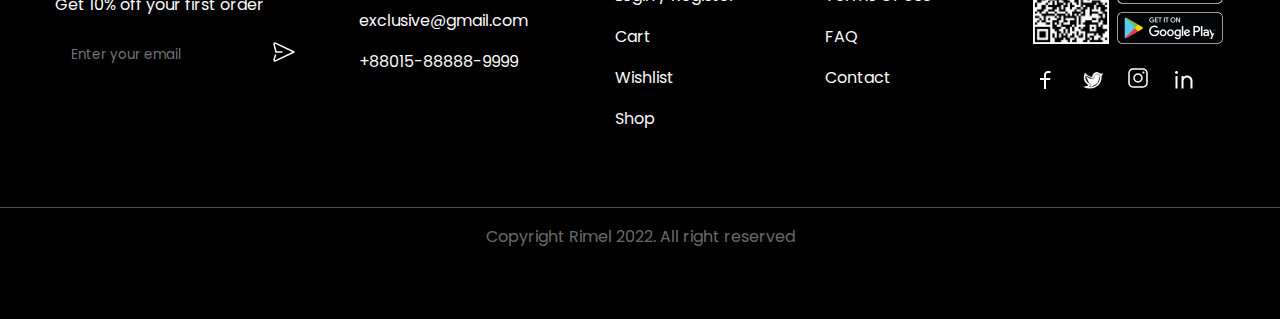
<file: pages/checkout/index.html>
<!DOCTYPE html>
<html lang="en">
<head>
    <meta charset="UTF-8">
    <meta name="viewport" content="width=device-width, initial-scale=1.0">
    <title>ECOMMERCE SITE</title>
    <link rel="stylesheet" href="../../css/style.min.css">
</head>
<body>
    <header id="header" style="margin-bottom: 80px;">
        <nav>
           <div class="head-box">
                <div class="container head-box--item">
                    <div>
                        <p>Summer Sale For All Swim Suits And Free Express Delivery - OFF 50%!</p>
                        <a href="#">ShopNow</a>
                    </div>
                    <select name="english">
                        <option value="UZ">UZBEK</option>
                        <option value="RU">RUSSIA</option>
                        <option value="ENG">ENGLISH</option>
                    </select>
                </div>
           </div>

           <div class="head-box2">
                <div class="container head-box2--item">
                   <a href="../../">Exclusive</a>

                    <ul>    
                        <li><a href="../../">Home</a></li>
                        <li><a href="#">Contact</a></li>
                        <li><a href="#">About</a></li>
                        <li><a href="../sing-up/">Sign Up</a></li>
                    </ul>

                    <div class="head-box2-div">
                        <div class="header-input">
                            <input type="text" placeholder="What are you looking for?">
                            <a href="#"><span><svg xmlns="http://www.w3.org/2000/svg" width="24" height="24" viewBox="0 0 24 24" fill="none">
                                <path d="M20 20L16.2223 16.2156M18.3158 11.1579C18.3158 13.0563 17.5617 14.8769 16.2193 16.2193C14.8769 17.5617 13.0563 18.3158 11.1579 18.3158C9.2595 18.3158 7.43886 17.5617 6.0965 16.2193C4.75413 14.8769 4 13.0563 4 11.1579C4 9.2595 4.75413 7.43886 6.0965 6.0965C7.43886 4.75413 9.2595 4 11.1579 4C13.0563 4 14.8769 4.75413 16.2193 6.0965C17.5617 7.43886 18.3158 9.2595 18.3158 11.1579V11.1579Z" stroke="black" stroke-width="1.5" stroke-linecap="round"/>
                              </svg></span></a>
                        </div>
                        <a href="../wishlist/" ><span><svg xmlns="http://www.w3.org/2000/svg" width="32" height="32" viewBox="0 0 32 32" fill="none">
                            <path d="M11 7C8.239 7 6 9.216 6 11.95C6 14.157 6.875 19.395 15.488 24.69C15.6423 24.7839 15.8194 24.8335 16 24.8335C16.1806 24.8335 16.3577 24.7839 16.512 24.69C25.125 19.395 26 14.157 26 11.95C26 9.216 23.761 7 21 7C18.239 7 16 10 16 10C16 10 13.761 7 11 7Z" stroke="black" stroke-width="1.5" stroke-linecap="round" stroke-linejoin="round"/>
                          </svg></span></a>
                       <a href="../cart/"><span><svg xmlns="http://www.w3.org/2000/svg" width="32" height="32" viewBox="0 0 32 32" fill="none">
                        <path d="M11 27C11.5523 27 12 26.5523 12 26C12 25.4477 11.5523 25 11 25C10.4477 25 10 25.4477 10 26C10 26.5523 10.4477 27 11 27Z" stroke="black" stroke-width="1.5" stroke-linecap="round" stroke-linejoin="round"/>
                        <path d="M25 27C25.5523 27 26 26.5523 26 26C26 25.4477 25.5523 25 25 25C24.4477 25 24 25.4477 24 26C24 26.5523 24.4477 27 25 27Z" stroke="black" stroke-width="1.5" stroke-linecap="round" stroke-linejoin="round"/>
                        <path d="M3 5H7L10 22H26" stroke="black" stroke-width="1.5" stroke-linecap="round" stroke-linejoin="round"/>
                        <path d="M10 16.6667H25.59C25.7056 16.6667 25.8177 16.6267 25.9072 16.5535C25.9966 16.4802 26.0579 16.3782 26.0806 16.2648L27.8806 7.26479C27.8951 7.19222 27.8934 7.11733 27.8755 7.04552C27.8575 6.97371 27.8239 6.90678 27.7769 6.84956C27.73 6.79234 27.6709 6.74625 27.604 6.71462C27.5371 6.68299 27.464 6.66661 27.39 6.66666H8" stroke="black" stroke-width="1.5" stroke-linecap="round" stroke-linejoin="round"/>
                      </svg></span></a>

                     <div class="logo">
                         <a href="../accaunt/">
                            <span><svg xmlns="http://www.w3.org/2000/svg" width="32" height="32" viewBox="0 0 32 32" fill="none">
                                <path d="M24 27V24.3333C24 22.9188 23.5224 21.5623 22.6722 20.5621C21.8221 19.5619 20.669 19 19.4667 19H11.5333C10.331 19 9.17795 19.5619 8.32778 20.5621C7.47762 21.5623 7 22.9188 7 24.3333V27" stroke="black" stroke-width="1.5" stroke-linecap="round" stroke-linejoin="round"/>
                                <path d="M16.5 14C18.9853 14 21 11.9853 21 9.5C21 7.01472 18.9853 5 16.5 5C14.0147 5 12 7.01472 12 9.5C12 11.9853 14.0147 14 16.5 14Z" stroke="black" stroke-width="1.5" stroke-linecap="round" stroke-linejoin="round"/>
                              </svg></span>
                          </a>

                     </div>
                    </div>


                </div>
           </div>
        </nav>
    </header>
    
    <main>
        <section>
            <div class="container">
                <p class="titlee container">Account / My Account /Product / View Cart / CheckOut</p>
                <h3 class="h3-biling container">Billing Details</h3>


                <form action="https://echo.htmlacademy.ru" method="post">
                    <div class="checkout-wrapper">
                            <div class="checkout-left">
                                <label for="name">
                                    <p>First Name</p>
                                    <input type="text" id="name" name="name">
                                </label>
                                <label for="Company">
                                    <p>Company Name</p>
                                    <input type="text" id="Company" name="Company">
                                </label>
                                <label for="Address">
                                    <p>Street Address</p>
                                    <input type="text" id="Address" name="Address">
                                </label>
                                <label for="Apartment">
                                    <p>Apartment, floor, etc. (optional)</p>
                                    <input type="text" id="Apartment" name="Apartment">
                                </label>
                                <label for="Town/City">
                                    <p>Town/City</p>
                                    <input type="text" id="Town/City" name="Town/City">
                                </label>
                                <label for="Phone Number">
                                    <p>Phone Number</p>
                                    <input type="text" id="Phone Number" name="Phone Number">
                                </label>
                                <label for="Email Address">
                                    <p>Email Address</p>
                                    <input type="email" id="Email Address" name="Email Address">
                                </label>
                                <label for="Save">
                                    <input type="checkbox" name="Save" id="Save">
                                    <p>Save this information for faster check-out next time</p>
                                </label>
                              
                            </div>
                            <div class="checkout-right">
                                <div>
                                    <div>
                                        <img src="../../assets/images/mostsale-1.png" alt="img">
                                        <p>LCD Monitor</p>
                                    </div>
                                    <p>$650</p>
                                </div>
                                <div>
                                    <div>
                                        <img src="../../assets/images/mostsale-3.png" alt="img">
                                        <p>H1 Gamepad</p>
                                    </div>
                                    <p>$1100</p>
                                </div>
                                <p><span>Subtotal:</span> <span>$1750</span></p>
                                <p><span>Shipping:</span> <span>Free</span></p>
                                <p><span>Total:</span> <span>$1750</span></p>

                                <div>
                                   <div>
                                    <input type="radio" name="cash">
                                    <p>Bank</p>
                                   </div>
                                    <ul>
                                        <li><img src="../../assets/images/cash1.png" alt="cash"></li>
                                        <li><img src="../../assets/images/cash2.png" alt="cash"></li>
                                        <li><img src="../../assets/images/cash3.png" alt="cash"></li>
                                        <li><img src="../../assets/images/cash4.png" alt="cash"></li>
                                    </ul>
                                </div>
                                <div>
                                    <input type="radio" name="cash">
                                    <p>Cash on delivery</p>
                                </div>
                                <div>
                                    <label for="cupon">
                                        <input type="text" name="cupon" id="cupon" placeholder="Coupon Code">
                                    </label>
                                    <button>
                                        Apply Coupon
                                    </button>
                                </div>
                                <button type="submit">Place Order</button>
                            </div>
                    </div>
                </form>
            </div>
        </section>  
    </main>

    <footer>
        <div style="padding-bottom: 60px; border-bottom: 1px solid rgba(255, 255, 255, 0.302);">
            <div class="container footer">
                <ul class="foter1">
                    <li><a href="./">Exclusive</a></li>
                    <li><a href="#">Subscribe</a></li>
                    <li>Get 10% off your first order</li>
                    <li><input type="email" placeholder="Enter your email"> <span><svg xmlns="http://www.w3.org/2000/svg" width="24" height="24" viewBox="0 0 24 24" fill="none">
                        <path d="M9.91199 11.9998H3.99999L2.02299 4.1348C2.01033 4.0891 2.00262 4.04216 1.99999 3.9948C1.97799 3.2738 2.77199 2.7738 3.45999 3.1038L22 11.9998L3.45999 20.8958C2.77999 21.2228 1.99599 20.7368 1.99999 20.0288C2.00201 19.9655 2.01313 19.9029 2.03299 19.8428L3.49999 14.9998" stroke="#FAFAFA" stroke-width="1.5" stroke-linecap="round" stroke-linejoin="round"/>
                      </svg></span></li>
                </ul>
                <ul class="foter2">
                    <li><a href="#">Support</a></li>
                    <li><a href="#">111 Bijoy sarani, Dhaka,  DH 1515, Bangladesh.</a></li>
                    <li><a href="#">exclusive@gmail.com</a></li>
                    <li><a href="#">+88015-88888-9999</a></li>
                </ul>
                <ul class="foter3">
                    <li><a href="#">Account</a></li>
                    <li><a href="../accaunt/">My Account</a></li>
                    <li><a href="../sing-up/">Login / Register</a></li>
                    <li><a href="../cart/">Cart</a></li>
                    <li><a href="../wishlist/">Wishlist</a></li>
                    <li><a href="#">Shop</a></li>
                </ul>
                <ul class="foter4">
                    <li><a href="#">Quick Link</a></li>
                    <li><a href="#">Privacy Policy</a></li>
                    <li><a href="#">Terms Of Use</a></li>
                    <li><a href="#">FAQ</a></li>
                    <li><a href="#">Contact</a></li>
                </ul>
                <div class="foter5">
                    <h2>Download App</h2>
                    <p>Save $3 with App New User Only</p>
                    <div>
                        <img src="../../assets/images/qrcode.png" alt="qrcode">
                        <div>
                            <img src="../../assets/images/button (1).png" alt="app">
                            <img src="../../assets/images/button (2).png" alt="app">
                        </div>
                    </div>
    
                    <ul>
                        <li><a href="#"><svg xmlns="http://www.w3.org/2000/svg" width="24" height="24" viewBox="0 0 24 24" fill="none">
                            <path d="M13 10H17.5L17 12H13V21H11V12H7V10H11V8.128C11 6.345 11.186 5.698 11.534 5.046C11.875 4.40181 12.4018 3.87501 13.046 3.534C13.698 3.186 14.345 3 16.128 3C16.65 3 17.108 3.05 17.5 3.15V5H16.128C14.804 5 14.401 5.078 13.99 5.298C13.686 5.46 13.46 5.686 13.298 5.99C13.078 6.401 13 6.804 13 8.128V10Z" fill="white"/>
                          </svg></a></li>
                        <li><a href="#"><svg xmlns="http://www.w3.org/2000/svg" width="23" height="24" viewBox="0 0 23 24" fill="none">
                            <path d="M12.905 8.84651L12.905 8.84646C12.9194 8.06035 13.2418 7.3113 13.8028 6.76049C14.3639 6.20969 15.1188 5.90116 15.905 5.90129L12.905 8.84651ZM12.905 8.84651L12.877 10.4213M12.905 8.84651L12.877 10.4213M4.75811 7.80857L4.89001 7.91846C6.76679 9.48211 8.71781 10.4182 10.7495 10.6952C10.7495 10.6952 10.7495 10.6952 10.7495 10.6952L12.3104 10.9072L4.75811 7.80857ZM4.75811 7.80857L4.72759 7.97751M4.75811 7.80857L4.72759 7.97751M4.72759 7.97751C4.42576 9.64819 4.5683 11.0709 5.1479 12.3018C5.72718 13.532 6.73827 14.5605 8.15577 15.4519L8.15579 15.452M4.72759 7.97751L8.15579 15.452M8.15579 15.452L9.90279 16.55L9.954 16.4685M8.15579 15.452L9.954 16.4685M9.954 16.4685L9.90279 16.55C9.97196 16.5934 10.0294 16.6532 10.0702 16.724C10.1109 16.7948 10.1337 16.8745 10.1365 16.9562C10.1392 17.0378 10.122 17.1189 10.0862 17.1924C10.0504 17.2658 9.99716 17.3294 9.93112 17.3775L9.93101 17.3775M9.954 16.4685L9.93101 17.3775M9.93101 17.3775L8.33901 18.5405L8.11542 18.7039M9.93101 17.3775L8.11542 18.7039M8.11542 18.7039L8.39178 18.7211M8.11542 18.7039L8.39178 18.7211M8.39178 18.7211C9.3449 18.7805 10.2529 18.7385 11.0095 18.5884L11.0096 18.5884M8.39178 18.7211L11.0096 18.5884M11.0096 18.5884C13.3886 18.1134 15.3745 16.9794 16.7652 15.2211M11.0096 18.5884L16.7652 15.2211M12.877 10.4213C12.8757 10.4918 12.8594 10.5612 12.8293 10.625C12.7993 10.6887 12.7561 10.7454 12.7026 10.7912C12.649 10.8371 12.5864 10.8712 12.5188 10.8911C12.4513 10.9111 12.3803 10.9166 12.3105 10.9072L12.877 10.4213ZM16.7652 15.2211C18.1557 13.463 18.945 11.0883 18.945 8.14229M16.7652 15.2211L18.945 8.14229M18.945 8.14229C18.945 7.99668 18.8714 7.78474 18.744 7.55722M18.945 8.14229L18.744 7.55722M18.744 7.55722C18.6142 7.32559 18.4215 7.06508 18.1673 6.82049M18.744 7.55722L18.1673 6.82049M18.1673 6.82049C17.6587 6.33088 16.8999 5.90129 15.905 5.90129L18.1673 6.82049ZM20.4978 5.53842C20.8818 5.48388 21.3285 5.34345 21.916 5.01105C21.6101 6.49526 21.4321 7.16764 20.7642 8.08336L20.745 8.10969V8.14229C20.745 11.9415 19.578 14.7567 17.8258 16.7397C16.0726 18.7238 13.7277 19.8813 11.3624 20.3532C9.74529 20.6759 7.7544 20.5728 5.99643 20.2106C5.11813 20.0296 4.30077 19.7846 3.61983 19.4974C3.03727 19.2517 2.56009 18.9775 2.22956 18.6904C2.66065 18.6482 3.4114 18.5535 4.24366 18.3598C5.24355 18.1272 6.37173 17.7494 7.20306 17.141L7.31918 17.056L7.19904 16.9768C7.15724 16.9492 7.11178 16.9196 7.06301 16.8879C6.30477 16.3938 4.74648 15.3786 3.73155 13.5166C2.66714 11.5637 2.19257 8.66295 3.91362 4.42592C5.57889 6.34347 7.2726 7.66001 8.99504 8.3668L8.99505 8.36681C9.57662 8.60536 9.94255 8.72373 10.2318 8.79141C10.4509 8.84265 10.6261 8.86463 10.8117 8.88794C10.8703 8.89529 10.93 8.90278 10.9924 8.91135L11.2872 8.95189L11.1059 8.77077C11.131 7.8414 11.4254 6.93895 11.9539 6.17331C12.4904 5.39606 13.2442 4.79434 14.1211 4.4435C14.9979 4.09265 15.9588 4.00828 16.8833 4.20093C17.8079 4.39359 18.6551 4.85471 19.3189 5.52657L19.3485 5.55658L19.3907 5.55628C19.4934 5.55556 19.5972 5.55908 19.7036 5.56269C19.9483 5.57098 20.2068 5.57974 20.4978 5.53842Z" fill="white" stroke="black" stroke-width="0.2"/>
                          </svg></a></li>
                        <li><a href="#"><svg xmlns="http://www.w3.org/2000/svg" width="20" height="20" viewBox="0 0 20 20" fill="none">
                            <path d="M15 1H5C3.93913 1 2.92172 1.42143 2.17157 2.17157C1.42143 2.92172 1 3.93913 1 5V15C1 16.0609 1.42143 17.0783 2.17157 17.8284C2.92172 18.5786 3.93913 19 5 19H15C16.0609 19 17.0783 18.5786 17.8284 17.8284C18.5786 17.0783 19 16.0609 19 15V5C19 3.93913 18.5786 2.92172 17.8284 2.17157C17.0783 1.42143 16.0609 1 15 1Z" stroke="white" stroke-width="1.5" stroke-linejoin="round"/>
                            <path d="M10 14C11.0609 14 12.0783 13.5786 12.8284 12.8284C13.5786 12.0783 14 11.0609 14 10C14 8.93913 13.5786 7.92172 12.8284 7.17157C12.0783 6.42143 11.0609 6 10 6C8.93913 6 7.92172 6.42143 7.17157 7.17157C6.42143 7.92172 6 8.93913 6 10C6 11.0609 6.42143 12.0783 7.17157 12.8284C7.92172 13.5786 8.93913 14 10 14V14Z" stroke="white" stroke-width="1.5" stroke-linejoin="round"/>
                            <path d="M15.5 5.5C15.7652 5.5 16.0196 5.39464 16.2071 5.20711C16.3946 5.01957 16.5 4.76522 16.5 4.5C16.5 4.23478 16.3946 3.98043 16.2071 3.79289C16.0196 3.60536 15.7652 3.5 15.5 3.5C15.2348 3.5 14.9804 3.60536 14.7929 3.79289C14.6054 3.98043 14.5 4.23478 14.5 4.5C14.5 4.76522 14.6054 5.01957 14.7929 5.20711C14.9804 5.39464 15.2348 5.5 15.5 5.5Z" fill="white"/>
                          </svg></a></li>
                        <li><a href="#"><svg xmlns="http://www.w3.org/2000/svg" width="24" height="24" viewBox="0 0 24 24" fill="none">
                            <path d="M11.5 9.05C12.417 8.113 13.611 7.5 15 7.5C16.4587 7.5 17.8576 8.07946 18.8891 9.11091C19.9205 10.1424 20.5 11.5413 20.5 13V20.5H18.5V13C18.5 12.0717 18.1313 11.1815 17.4749 10.5251C16.8185 9.86875 15.9283 9.5 15 9.5C14.0717 9.5 13.1815 9.86875 12.5251 10.5251C11.8687 11.1815 11.5 12.0717 11.5 13V20.5H9.5V8H11.5V9.05ZM4.5 6C4.10218 6 3.72064 5.84196 3.43934 5.56066C3.15804 5.27936 3 4.89782 3 4.5C3 4.10218 3.15804 3.72064 3.43934 3.43934C3.72064 3.15804 4.10218 3 4.5 3C4.89782 3 5.27936 3.15804 5.56066 3.43934C5.84196 3.72064 6 4.10218 6 4.5C6 4.89782 5.84196 5.27936 5.56066 5.56066C5.27936 5.84196 4.89782 6 4.5 6ZM3.5 8H5.5V20.5H3.5V8Z" fill="white"/>
                          </svg></a></li>
                    </ul>
                </div>
            </div>
        </div>
        <div class="container">
            <p style="text-align: center; color: #ffffff6c; margin-top: 16px;">Copyright Rimel 2022. All right reserved</p>
        </div>
    </footer>
</body>
</html>
</file>
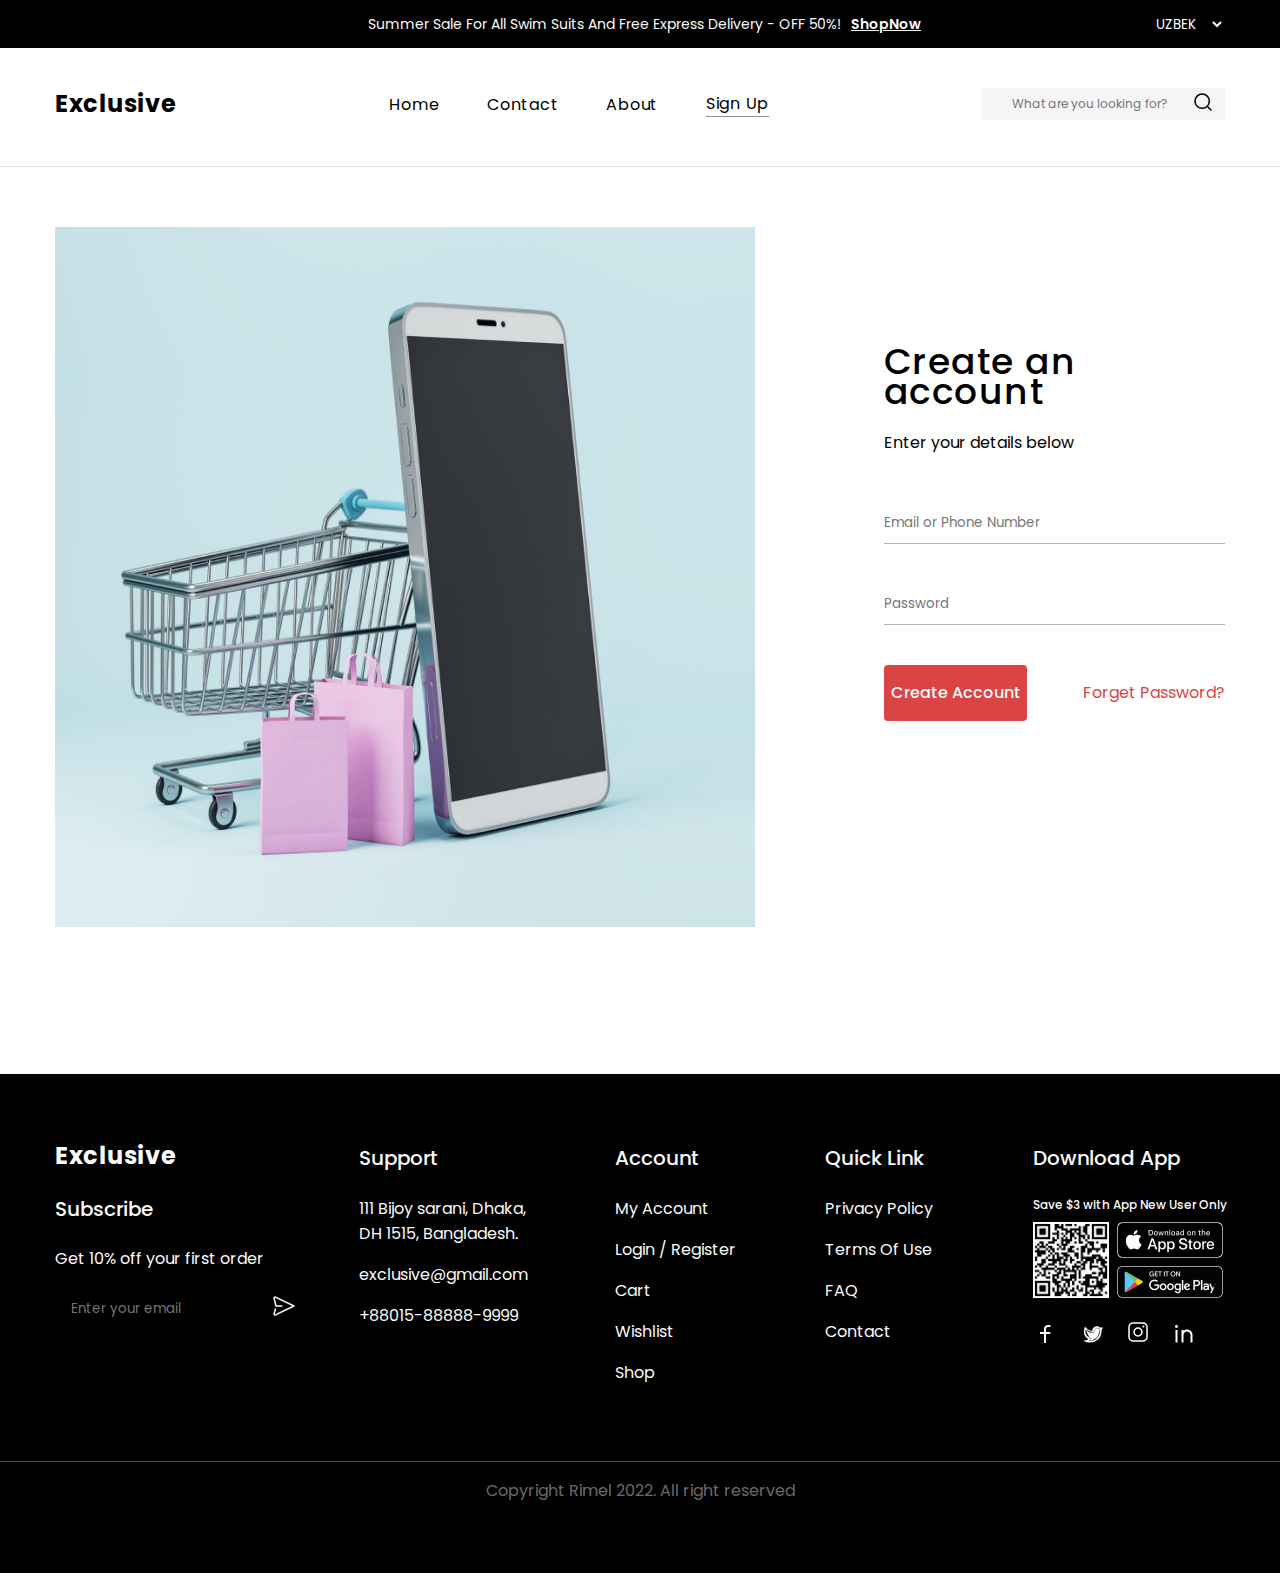
<file: pages/login/index.html>
<!DOCTYPE html>
<html lang="en">
<head>
    <meta charset="UTF-8">
    <meta name="viewport" content="width=device-width, initial-scale=1.0">
    <title>ECOMMERCE SITE</title>

    <link rel="stylesheet" href="../../css/style.min.css">

</head>
<body>
    <header id="header">
        <nav>
           <div class="head-box">
                <div class="container head-box--item">
                    <div>
                        <p>Summer Sale For All Swim Suits And Free Express Delivery - OFF 50%!</p>
                        <a href="#">ShopNow</a>
                    </div>
                    <select name="english">
                        <option value="UZ">UZBEK</option>
                        <option value="RU">RUSSIA</option>
                        <option value="ENG">ENGLISH</option>
                    </select>
                </div>
           </div>

           <div class="head-box2">
                <div class="container head-box2--item">
                   <a href="../../">Exclusive</a>

                    <ul>    
                        <li><a href="../../">Home</a></li>
                        <li><a href="#">Contact</a></li>
                        <li><a href="#">About</a></li>
                        <li  class="active"><a href="../sing-up/">Sign Up</a></li>
                    </ul>

                    <div class="header-bottom-user-panel">
                        <div class="header-input">
                            <input type="text" placeholder="What are you looking for?">
                            <a href="#"><span><svg xmlns="http://www.w3.org/2000/svg" width="24" height="24" viewBox="0 0 24 24" fill="none">
                                <path d="M20 20L16.2223 16.2156M18.3158 11.1579C18.3158 13.0563 17.5617 14.8769 16.2193 16.2193C14.8769 17.5617 13.0563 18.3158 11.1579 18.3158C9.2595 18.3158 7.43886 17.5617 6.0965 16.2193C4.75413 14.8769 4 13.0563 4 11.1579C4 9.2595 4.75413 7.43886 6.0965 6.0965C7.43886 4.75413 9.2595 4 11.1579 4C13.0563 4 14.8769 4.75413 16.2193 6.0965C17.5617 7.43886 18.3158 9.2595 18.3158 11.1579V11.1579Z" stroke="black" stroke-width="1.5" stroke-linecap="round"/>
                              </svg></span></a>
                        </div>
                    </div>


                </div>
           </div>
        </nav>
    </header>

    <main>
        <section>
            <div class="container">
                <div class="login">
                    <div class="login-left">
                        <img src="../../assets/images/singin/singin_intro.png" alt="intro">
                    </div>
                    <div class="login-right">
                        <h2>Create an account</h2>
                        <p>Enter your details below</p>
                        <form action="https://echo.htmlacademy.ru" method="post">
                            <label for="email">
                                <input type="email" placeholder="Email or Phone Number">
                            </label>
                            <label for="Password">
                                <input type="password" placeholder="Password">
                            </label>
    
                                <div>
                                    <button type="submit" class="button1">Create Account</button>
                                    <a href="#">Forget Password?</a>
                                </div>
                        </form>
    
                    </div>
                </div>
            </div>
        </section>
    </main>

<footer>
    <div style="padding-bottom: 60px; border-bottom: 1px solid rgba(255, 255, 255, 0.302);">
        <div class="container footer">
            <ul class="foter1">
                <li><a href="../../">Exclusive</a></li>
                <li><a href="#">Subscribe</a></li>
                <li>Get 10% off your first order</li>
                <li><input type="email" placeholder="Enter your email"> <span><svg xmlns="http://www.w3.org/2000/svg" width="24" height="24" viewBox="0 0 24 24" fill="none">
                    <path d="M9.91199 11.9998H3.99999L2.02299 4.1348C2.01033 4.0891 2.00262 4.04216 1.99999 3.9948C1.97799 3.2738 2.77199 2.7738 3.45999 3.1038L22 11.9998L3.45999 20.8958C2.77999 21.2228 1.99599 20.7368 1.99999 20.0288C2.00201 19.9655 2.01313 19.9029 2.03299 19.8428L3.49999 14.9998" stroke="#FAFAFA" stroke-width="1.5" stroke-linecap="round" stroke-linejoin="round"/>
                  </svg></span></li>
            </ul>
            <ul class="foter2">
                <li><a href="#">Support</a></li>
                <li><a href="#">111 Bijoy sarani, Dhaka,  DH 1515, Bangladesh.</a></li>
                <li><a href="#">exclusive@gmail.com</a></li>
                <li><a href="#">+88015-88888-9999</a></li>
            </ul>
            <ul class="foter3">
                <li><a href="#">Account</a></li>
                <li><a href="../accaunt/">My Account</a></li>
                <li><a href="../sing-up/">Login / Register</a></li>
                <li><a href="../cart/">Cart</a></li>
                <li><a href="../wishlist/">Wishlist</a></li>
                <li><a href="#">Shop</a></li>
            </ul>
            <ul class="foter4">
                <li><a href="#">Quick Link</a></li>
                <li><a href="#">Privacy Policy</a></li>
                <li><a href="#">Terms Of Use</a></li>
                <li><a href="#">FAQ</a></li>
                <li><a href="#">Contact</a></li>
            </ul>
            <div class="foter5">
                <h2>Download App</h2>
                <p>Save $3 with App New User Only</p>
                <div>
                    <img src="../../assets/images/qrcode.png" alt="qrcode">
                    <div>
                        <img src="../../assets/images/button (1).png" alt="app">
                        <img src="../../assets/images/button (2).png" alt="app">
                    </div>
                </div>

                <ul>
                    <li><a href="#"><svg xmlns="http://www.w3.org/2000/svg" width="24" height="24" viewBox="0 0 24 24" fill="none">
                        <path d="M13 10H17.5L17 12H13V21H11V12H7V10H11V8.128C11 6.345 11.186 5.698 11.534 5.046C11.875 4.40181 12.4018 3.87501 13.046 3.534C13.698 3.186 14.345 3 16.128 3C16.65 3 17.108 3.05 17.5 3.15V5H16.128C14.804 5 14.401 5.078 13.99 5.298C13.686 5.46 13.46 5.686 13.298 5.99C13.078 6.401 13 6.804 13 8.128V10Z" fill="white"/>
                      </svg></a></li>
                    <li><a href="#"><svg xmlns="http://www.w3.org/2000/svg" width="23" height="24" viewBox="0 0 23 24" fill="none">
                        <path d="M12.905 8.84651L12.905 8.84646C12.9194 8.06035 13.2418 7.3113 13.8028 6.76049C14.3639 6.20969 15.1188 5.90116 15.905 5.90129L12.905 8.84651ZM12.905 8.84651L12.877 10.4213M12.905 8.84651L12.877 10.4213M4.75811 7.80857L4.89001 7.91846C6.76679 9.48211 8.71781 10.4182 10.7495 10.6952C10.7495 10.6952 10.7495 10.6952 10.7495 10.6952L12.3104 10.9072L4.75811 7.80857ZM4.75811 7.80857L4.72759 7.97751M4.75811 7.80857L4.72759 7.97751M4.72759 7.97751C4.42576 9.64819 4.5683 11.0709 5.1479 12.3018C5.72718 13.532 6.73827 14.5605 8.15577 15.4519L8.15579 15.452M4.72759 7.97751L8.15579 15.452M8.15579 15.452L9.90279 16.55L9.954 16.4685M8.15579 15.452L9.954 16.4685M9.954 16.4685L9.90279 16.55C9.97196 16.5934 10.0294 16.6532 10.0702 16.724C10.1109 16.7948 10.1337 16.8745 10.1365 16.9562C10.1392 17.0378 10.122 17.1189 10.0862 17.1924C10.0504 17.2658 9.99716 17.3294 9.93112 17.3775L9.93101 17.3775M9.954 16.4685L9.93101 17.3775M9.93101 17.3775L8.33901 18.5405L8.11542 18.7039M9.93101 17.3775L8.11542 18.7039M8.11542 18.7039L8.39178 18.7211M8.11542 18.7039L8.39178 18.7211M8.39178 18.7211C9.3449 18.7805 10.2529 18.7385 11.0095 18.5884L11.0096 18.5884M8.39178 18.7211L11.0096 18.5884M11.0096 18.5884C13.3886 18.1134 15.3745 16.9794 16.7652 15.2211M11.0096 18.5884L16.7652 15.2211M12.877 10.4213C12.8757 10.4918 12.8594 10.5612 12.8293 10.625C12.7993 10.6887 12.7561 10.7454 12.7026 10.7912C12.649 10.8371 12.5864 10.8712 12.5188 10.8911C12.4513 10.9111 12.3803 10.9166 12.3105 10.9072L12.877 10.4213ZM16.7652 15.2211C18.1557 13.463 18.945 11.0883 18.945 8.14229M16.7652 15.2211L18.945 8.14229M18.945 8.14229C18.945 7.99668 18.8714 7.78474 18.744 7.55722M18.945 8.14229L18.744 7.55722M18.744 7.55722C18.6142 7.32559 18.4215 7.06508 18.1673 6.82049M18.744 7.55722L18.1673 6.82049M18.1673 6.82049C17.6587 6.33088 16.8999 5.90129 15.905 5.90129L18.1673 6.82049ZM20.4978 5.53842C20.8818 5.48388 21.3285 5.34345 21.916 5.01105C21.6101 6.49526 21.4321 7.16764 20.7642 8.08336L20.745 8.10969V8.14229C20.745 11.9415 19.578 14.7567 17.8258 16.7397C16.0726 18.7238 13.7277 19.8813 11.3624 20.3532C9.74529 20.6759 7.7544 20.5728 5.99643 20.2106C5.11813 20.0296 4.30077 19.7846 3.61983 19.4974C3.03727 19.2517 2.56009 18.9775 2.22956 18.6904C2.66065 18.6482 3.4114 18.5535 4.24366 18.3598C5.24355 18.1272 6.37173 17.7494 7.20306 17.141L7.31918 17.056L7.19904 16.9768C7.15724 16.9492 7.11178 16.9196 7.06301 16.8879C6.30477 16.3938 4.74648 15.3786 3.73155 13.5166C2.66714 11.5637 2.19257 8.66295 3.91362 4.42592C5.57889 6.34347 7.2726 7.66001 8.99504 8.3668L8.99505 8.36681C9.57662 8.60536 9.94255 8.72373 10.2318 8.79141C10.4509 8.84265 10.6261 8.86463 10.8117 8.88794C10.8703 8.89529 10.93 8.90278 10.9924 8.91135L11.2872 8.95189L11.1059 8.77077C11.131 7.8414 11.4254 6.93895 11.9539 6.17331C12.4904 5.39606 13.2442 4.79434 14.1211 4.4435C14.9979 4.09265 15.9588 4.00828 16.8833 4.20093C17.8079 4.39359 18.6551 4.85471 19.3189 5.52657L19.3485 5.55658L19.3907 5.55628C19.4934 5.55556 19.5972 5.55908 19.7036 5.56269C19.9483 5.57098 20.2068 5.57974 20.4978 5.53842Z" fill="white" stroke="black" stroke-width="0.2"/>
                      </svg></a></li>
                    <li><a href="#"><svg xmlns="http://www.w3.org/2000/svg" width="20" height="20" viewBox="0 0 20 20" fill="none">
                        <path d="M15 1H5C3.93913 1 2.92172 1.42143 2.17157 2.17157C1.42143 2.92172 1 3.93913 1 5V15C1 16.0609 1.42143 17.0783 2.17157 17.8284C2.92172 18.5786 3.93913 19 5 19H15C16.0609 19 17.0783 18.5786 17.8284 17.8284C18.5786 17.0783 19 16.0609 19 15V5C19 3.93913 18.5786 2.92172 17.8284 2.17157C17.0783 1.42143 16.0609 1 15 1Z" stroke="white" stroke-width="1.5" stroke-linejoin="round"/>
                        <path d="M10 14C11.0609 14 12.0783 13.5786 12.8284 12.8284C13.5786 12.0783 14 11.0609 14 10C14 8.93913 13.5786 7.92172 12.8284 7.17157C12.0783 6.42143 11.0609 6 10 6C8.93913 6 7.92172 6.42143 7.17157 7.17157C6.42143 7.92172 6 8.93913 6 10C6 11.0609 6.42143 12.0783 7.17157 12.8284C7.92172 13.5786 8.93913 14 10 14V14Z" stroke="white" stroke-width="1.5" stroke-linejoin="round"/>
                        <path d="M15.5 5.5C15.7652 5.5 16.0196 5.39464 16.2071 5.20711C16.3946 5.01957 16.5 4.76522 16.5 4.5C16.5 4.23478 16.3946 3.98043 16.2071 3.79289C16.0196 3.60536 15.7652 3.5 15.5 3.5C15.2348 3.5 14.9804 3.60536 14.7929 3.79289C14.6054 3.98043 14.5 4.23478 14.5 4.5C14.5 4.76522 14.6054 5.01957 14.7929 5.20711C14.9804 5.39464 15.2348 5.5 15.5 5.5Z" fill="white"/>
                      </svg></a></li>
                    <li><a href="#"><svg xmlns="http://www.w3.org/2000/svg" width="24" height="24" viewBox="0 0 24 24" fill="none">
                        <path d="M11.5 9.05C12.417 8.113 13.611 7.5 15 7.5C16.4587 7.5 17.8576 8.07946 18.8891 9.11091C19.9205 10.1424 20.5 11.5413 20.5 13V20.5H18.5V13C18.5 12.0717 18.1313 11.1815 17.4749 10.5251C16.8185 9.86875 15.9283 9.5 15 9.5C14.0717 9.5 13.1815 9.86875 12.5251 10.5251C11.8687 11.1815 11.5 12.0717 11.5 13V20.5H9.5V8H11.5V9.05ZM4.5 6C4.10218 6 3.72064 5.84196 3.43934 5.56066C3.15804 5.27936 3 4.89782 3 4.5C3 4.10218 3.15804 3.72064 3.43934 3.43934C3.72064 3.15804 4.10218 3 4.5 3C4.89782 3 5.27936 3.15804 5.56066 3.43934C5.84196 3.72064 6 4.10218 6 4.5C6 4.89782 5.84196 5.27936 5.56066 5.56066C5.27936 5.84196 4.89782 6 4.5 6ZM3.5 8H5.5V20.5H3.5V8Z" fill="white"/>
                      </svg></a></li>
                </ul>
            </div>
        </div>
    </div>
    <div class="container">
        <p style="text-align: center; color: #ffffff6c; margin-top: 16px;">Copyright Rimel 2022. All right reserved</p>
    </div>
</footer>

</body>
</html>
</file>
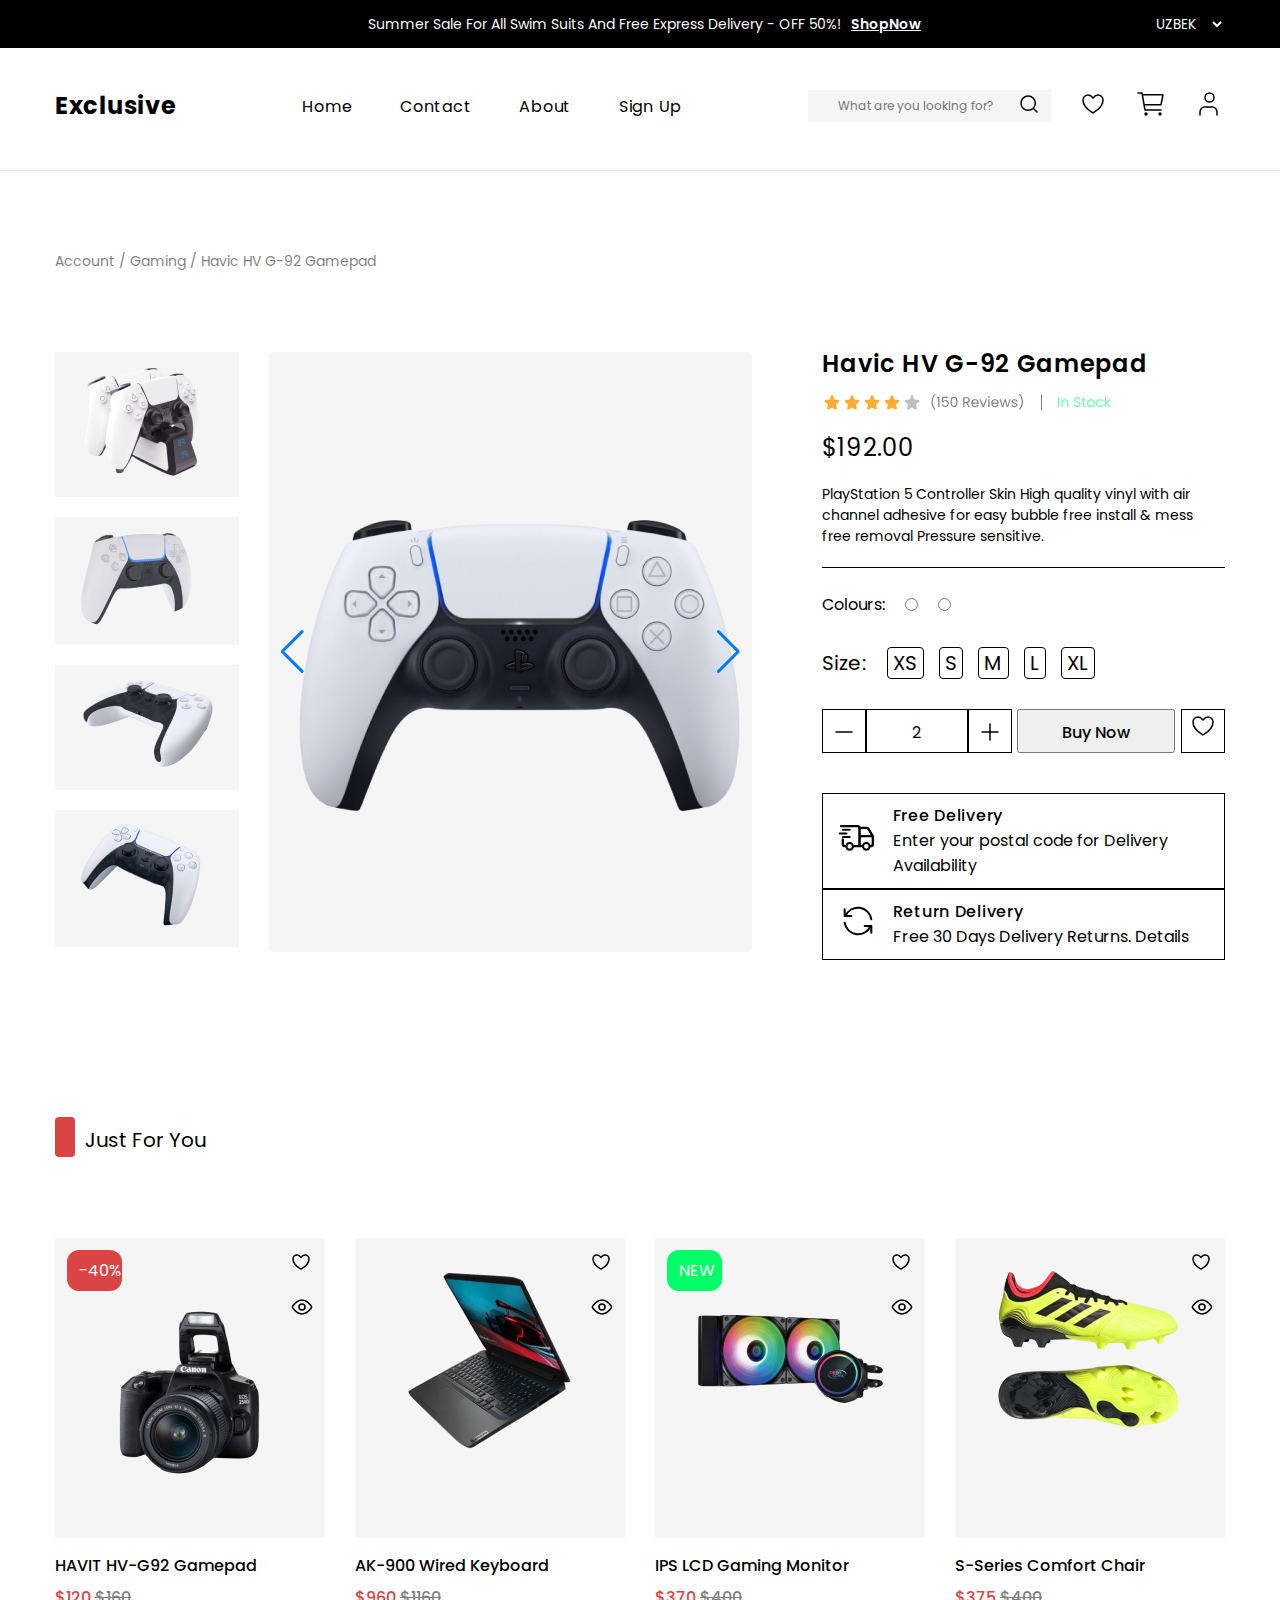
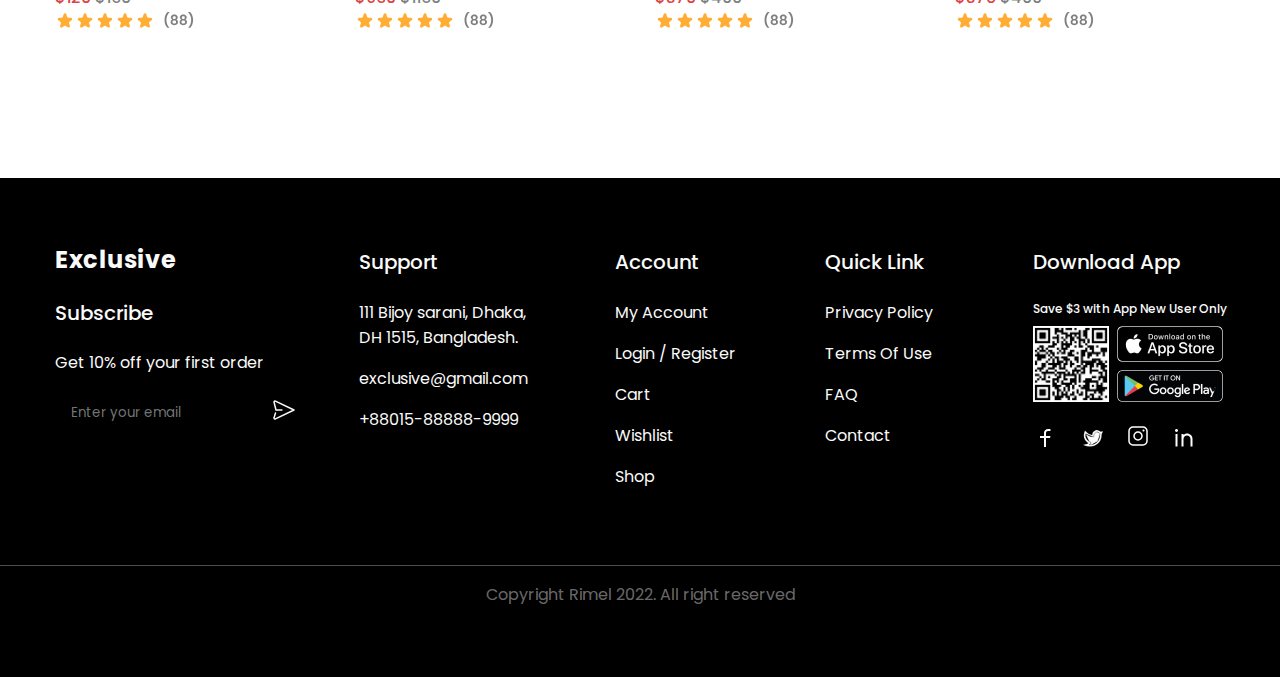
<file: pages/produkt/index.html>
<!DOCTYPE html>
<html lang="en">
<head>
    <meta charset="UTF-8">
    <meta name="viewport" content="width=device-width, initial-scale=1.0">
    <title>ECOMMERCE SITE</title>
    <link rel="stylesheet" href="../../css/style.min.css">
    <link rel="stylesheet" href="https://cdn.jsdelivr.net/npm/swiper@11/swiper-bundle.min.css"/>
</head>
<body>
    <header id="header">
        <nav>
           <div class="head-box">
                <div class="container head-box--item">
                    <div>
                        <p>Summer Sale For All Swim Suits And Free Express Delivery - OFF 50%!</p>
                        <a href="#">ShopNow</a>
                    </div>
                    <select name="english">
                        <option value="UZ">UZBEK</option>
                        <option value="RU">RUSSIA</option>
                        <option value="ENG">ENGLISH</option>
                    </select>
                </div>
           </div>

           <div class="head-box2">
                <div class="container head-box2--item">
                   <a href="../../">Exclusive</a>

                    <ul>    
                        <li><a href="../../">Home</a></li>
                        <li><a href="#">Contact</a></li>
                        <li><a href="#">About</a></li>
                        <li><a href="../sing-up/">Sign Up</a></li>
                    </ul>

                    <div class="head-box2-div">
                        <div class="header-input">
                            <input type="text" placeholder="What are you looking for?">
                            <a href="#"><span><svg xmlns="http://www.w3.org/2000/svg" width="24" height="24" viewBox="0 0 24 24" fill="none">
                                <path d="M20 20L16.2223 16.2156M18.3158 11.1579C18.3158 13.0563 17.5617 14.8769 16.2193 16.2193C14.8769 17.5617 13.0563 18.3158 11.1579 18.3158C9.2595 18.3158 7.43886 17.5617 6.0965 16.2193C4.75413 14.8769 4 13.0563 4 11.1579C4 9.2595 4.75413 7.43886 6.0965 6.0965C7.43886 4.75413 9.2595 4 11.1579 4C13.0563 4 14.8769 4.75413 16.2193 6.0965C17.5617 7.43886 18.3158 9.2595 18.3158 11.1579V11.1579Z" stroke="black" stroke-width="1.5" stroke-linecap="round"/>
                              </svg></span></a>
                        </div>
                        <a href="../wishlist/" ><span><svg xmlns="http://www.w3.org/2000/svg" width="32" height="32" viewBox="0 0 32 32" fill="none">
                            <path d="M11 7C8.239 7 6 9.216 6 11.95C6 14.157 6.875 19.395 15.488 24.69C15.6423 24.7839 15.8194 24.8335 16 24.8335C16.1806 24.8335 16.3577 24.7839 16.512 24.69C25.125 19.395 26 14.157 26 11.95C26 9.216 23.761 7 21 7C18.239 7 16 10 16 10C16 10 13.761 7 11 7Z" stroke="black" stroke-width="1.5" stroke-linecap="round" stroke-linejoin="round"/>
                          </svg></span></a>
                       <a href="../cart/"><span><svg xmlns="http://www.w3.org/2000/svg" width="32" height="32" viewBox="0 0 32 32" fill="none">
                        <path d="M11 27C11.5523 27 12 26.5523 12 26C12 25.4477 11.5523 25 11 25C10.4477 25 10 25.4477 10 26C10 26.5523 10.4477 27 11 27Z" stroke="black" stroke-width="1.5" stroke-linecap="round" stroke-linejoin="round"/>
                        <path d="M25 27C25.5523 27 26 26.5523 26 26C26 25.4477 25.5523 25 25 25C24.4477 25 24 25.4477 24 26C24 26.5523 24.4477 27 25 27Z" stroke="black" stroke-width="1.5" stroke-linecap="round" stroke-linejoin="round"/>
                        <path d="M3 5H7L10 22H26" stroke="black" stroke-width="1.5" stroke-linecap="round" stroke-linejoin="round"/>
                        <path d="M10 16.6667H25.59C25.7056 16.6667 25.8177 16.6267 25.9072 16.5535C25.9966 16.4802 26.0579 16.3782 26.0806 16.2648L27.8806 7.26479C27.8951 7.19222 27.8934 7.11733 27.8755 7.04552C27.8575 6.97371 27.8239 6.90678 27.7769 6.84956C27.73 6.79234 27.6709 6.74625 27.604 6.71462C27.5371 6.68299 27.464 6.66661 27.39 6.66666H8" stroke="black" stroke-width="1.5" stroke-linecap="round" stroke-linejoin="round"/>
                      </svg></span></a>

                     <div class="logo">
                         <a href="../accaunt/">
                            <span><svg xmlns="http://www.w3.org/2000/svg" width="32" height="32" viewBox="0 0 32 32" fill="none">
                                <path d="M24 27V24.3333C24 22.9188 23.5224 21.5623 22.6722 20.5621C21.8221 19.5619 20.669 19 19.4667 19H11.5333C10.331 19 9.17795 19.5619 8.32778 20.5621C7.47762 21.5623 7 22.9188 7 24.3333V27" stroke="black" stroke-width="1.5" stroke-linecap="round" stroke-linejoin="round"/>
                                <path d="M16.5 14C18.9853 14 21 11.9853 21 9.5C21 7.01472 18.9853 5 16.5 5C14.0147 5 12 7.01472 12 9.5C12 11.9853 14.0147 14 16.5 14Z" stroke="black" stroke-width="1.5" stroke-linecap="round" stroke-linejoin="round"/>
                              </svg></span>
                          </a>

                     </div>
                    </div>


                </div>
           </div>
        </nav>
    </header>
    
    <main>
        <section>
            <div class="container">
                <p class="title-p">Account / Gaming / Havic HV G-92 Gamepad</p>

                <div class="gamepad-wrapper">
                    <div class="gamepad-box1">
                        <ul>
                            <li><img src="../../assets/images/pult1.png" alt=""></li>
                            <li><img src="../../assets/images/pult2.png" alt=""></li>
                            <li><img src="../../assets/images/pult3.png" alt=""></li>
                            <li><img src="../../assets/images/pult4.png" alt=""></li>     
                        </ul>
                    </div>
                    <div class="swiperr mySwiper gamepad-box2">
                        <div class="swiper-wrapper">
                            <div class="swiper-slide"><img src="../../assets/images/jostik.png" alt="playstation"></div>
                            <div class="swiper-slide"><img src="../../assets/images/jostik.png" alt="playstation"></div>
                            <div class="swiper-slide"><img src="../../assets/images/jostik.png" alt="playstation"></div>
                            <div class="swiper-slide"><img src="../../assets/images/jostik.png" alt="playstation"></div>
                            <div class="swiper-slide"><img src="../../assets/images/jostik.png" alt="playstation"></div>
                        </div>
                        <div class="swiper-button-next"></div>
                        <div class="swiper-button-prev"></div>
                    </div>
                    <div class="gamepad-box3">
                        <h3>Havic HV G-92 Gamepad</h3>
                            <img src="../../assets/images/gameplad.svg" alt="">
                            <h4>$192.00</h4>
                            <p class="p-first">PlayStation 5 Controller Skin High quality vinyl with air channel adhesive for easy bubble free install & mess free removal Pressure sensitive.</p>
                            <div class="tugma">
                                <p>Colours:</p>
                                <input type="radio" name="color">
                                <input type="radio" name="color">
                            </div>

                            <div class="size">
                                <p>Size:</p>
                                <ul>
                                    <li>XS</li>
                                    <li>S</li>
                                    <li>M</li>
                                    <li>L</li>
                                    <li>XL</li>
                                </ul>
                            </div>

                            <div class="buynow">
                                <div>
                                    <span>
                                        <svg xmlns="http://www.w3.org/2000/svg" width="24" height="24" viewBox="0 0 24 24" fill="none">
                                            <path d="M20 12H4" stroke="black" stroke-width="1.5" stroke-linecap="round"/>
                                          </svg>
                                    </span>
                                    <span>
                                        2
                                    </span>
                                    <span>
                                        <svg xmlns="http://www.w3.org/2000/svg" width="24" height="24" viewBox="0 0 24 24" fill="none">
                                            <path d="M12 20V12M12 12V4M12 12H20M12 12H4" stroke="black" stroke-width="1.5" stroke-linecap="round"/>
                                          </svg>
                                    </span>
                                </div>
                                <button>Buy Now</button>

                                <a href="#" class="yurak">
                                    <span><svg xmlns="http://www.w3.org/2000/svg" width="32" height="32" viewBox="0 0 32 32" fill="none">
                                        <path d="M11 7C8.239 7 6 9.216 6 11.95C6 14.157 6.875 19.395 15.488 24.69C15.6423 24.7839 15.8194 24.8335 16 24.8335C16.1806 24.8335 16.3577 24.7839 16.512 24.69C25.125 19.395 26 14.157 26 11.95C26 9.216 23.761 7 21 7C18.239 7 16 10 16 10C16 10 13.761 7 11 7Z" stroke="black" stroke-width="1.5" stroke-linecap="round" stroke-linejoin="round"/>
                                      </svg></span>
                                </a>
                            </div>

                            <div class="delevery">
                                <div class="wrapper--box1">
                                    <span>
                                        <svg xmlns="http://www.w3.org/2000/svg" width="40" height="40" viewBox="0 0 40 40" fill="none">
                                            <g clip-path="url(#clip0_261_4843)">
                                              <path d="M11.6663 31.6667C13.5073 31.6667 14.9997 30.1743 14.9997 28.3333C14.9997 26.4924 13.5073 25 11.6663 25C9.82539 25 8.33301 26.4924 8.33301 28.3333C8.33301 30.1743 9.82539 31.6667 11.6663 31.6667Z" stroke="black" stroke-width="2" stroke-linecap="round" stroke-linejoin="round"/>
                                              <path d="M28.3333 31.6667C30.1743 31.6667 31.6667 30.1743 31.6667 28.3333C31.6667 26.4924 30.1743 25 28.3333 25C26.4924 25 25 26.4924 25 28.3333C25 30.1743 26.4924 31.6667 28.3333 31.6667Z" stroke="black" stroke-width="2" stroke-linecap="round" stroke-linejoin="round"/>
                                              <path d="M8.33301 28.3335H6.99967C5.8951 28.3335 4.99967 27.4381 4.99967 26.3335V21.6668M3.33301 8.3335H19.6663C20.7709 8.3335 21.6663 9.22893 21.6663 10.3335V28.3335M14.9997 28.3335H24.9997M31.6663 28.3335H32.9997C34.1042 28.3335 34.9997 27.4381 34.9997 26.3335V18.3335M34.9997 18.3335H21.6663M34.9997 18.3335L30.5823 10.9712C30.2208 10.3688 29.5698 10.0002 28.8673 10.0002H21.6663" stroke="black" stroke-width="2" stroke-linecap="round" stroke-linejoin="round"/>
                                              <path d="M8 28H6.66667C5.5621 28 4.66667 27.1046 4.66667 26V21.3333M3 8H19.3333C20.4379 8 21.3333 8.89543 21.3333 10V28M15 28H24.6667M32 28H32.6667C33.7712 28 34.6667 27.1046 34.6667 26V18M34.6667 18H21.3333M34.6667 18L30.2493 10.6377C29.8878 10.0353 29.2368 9.66667 28.5343 9.66667H21.3333" stroke="black" stroke-width="2" stroke-linecap="round" stroke-linejoin="round"/>
                                              <path d="M5 11.8182H11.6667" stroke="black" stroke-width="2" stroke-linecap="round" stroke-linejoin="round"/>
                                              <path d="M1.81836 15.4545H8.48503" stroke="black" stroke-width="2" stroke-linecap="round" stroke-linejoin="round"/>
                                              <path d="M5 19.0909H11.6667" stroke="black" stroke-width="2" stroke-linecap="round" stroke-linejoin="round"/>
                                            </g>
                                            <defs>
                                              <clipPath id="clip0_261_4843">
                                                <rect width="40" height="40" fill="white"/>
                                              </clipPath>
                                            </defs>
                                          </svg>
                                    </span>
                                    <div>
                                        <h4>Free Delivery</h4>
                                        <p>Enter your postal code for Delivery Availability</p>
                                    </div>
                                </div>
                                <div class="wrapper--box2">
                                    <span>
                                        <svg xmlns="http://www.w3.org/2000/svg" width="40" height="40" viewBox="0 0 40 40" fill="none">
                                            <g clip-path="url(#clip0_261_4865)">
                                              <path d="M33.3337 18.3334C32.9261 15.4004 31.5654 12.6828 29.4614 10.5992C27.3573 8.51557 24.6266 7.18155 21.6898 6.80261C18.753 6.42366 15.773 7.02082 13.209 8.5021C10.645 9.98337 8.63907 12.2666 7.50033 15M6.66699 8.33335V15H13.3337" stroke="black" stroke-width="2" stroke-linecap="round" stroke-linejoin="round"/>
                                              <path d="M6.66699 21.6667C7.07459 24.5997 8.43521 27.3173 10.5393 29.4009C12.6433 31.4845 15.3741 32.8185 18.3109 33.1974C21.2477 33.5764 24.2276 32.9792 26.7917 31.4979C29.3557 30.0167 31.3616 27.7335 32.5003 25M33.3337 31.6667V25H26.667" stroke="black" stroke-width="2" stroke-linecap="round" stroke-linejoin="round"/>
                                            </g>
                                            <defs>
                                              <clipPath id="clip0_261_4865">
                                                <rect width="40" height="40" fill="white"/>
                                              </clipPath>
                                            </defs>
                                          </svg>
                                    </span>
                                    <div>
                                        <h4>Return Delivery</h4>
                                        <p>Free 30 Days Delivery Returns. Details</p>
                                    </div>
                                </div>
                            </div>
                    </div>
                </div>
            </div>
        </section>

        <section>
            <div class="container">
                <div class="related-wrapper">
                    <div class="related-top">
                        <p><span><svg xmlns="http://www.w3.org/2000/svg" width="20" height="40" viewBox="0 0 20 40" fill="none">
                            <rect width="20" height="40" rx="4" fill="#DB4444"/>
                          </svg></span>Just For You</p>
    
                    </div>
                    <div class="related-bottom">
                        <div class="related-item">
                                <div class="rasm">
                                    <p>-40%</p>
                                    <a href="../produkt/"><img src="../../assets/images/explore-2.png" alt="img"></a>
                                    <a href="../cart/"><button>Add To Cart</button></a>
                                    <span class="img1">
                                        <svg xmlns="http://www.w3.org/2000/svg" width="24" height="24" viewBox="0 0 24 24" fill="none">
                                            <path d="M8 5C5.7912 5 4 6.73964 4 8.88594C4 10.6185 4.7 14.7305 11.5904 18.8873C11.7138 18.961 11.8555 19 12 19C12.1445 19 12.2862 18.961 12.4096 18.8873C19.3 14.7305 20 10.6185 20 8.88594C20 6.73964 18.2088 5 16 5C13.7912 5 12 7.35511 12 7.35511C12 7.35511 10.2088 5 8 5Z" stroke="black" stroke-width="1.5" stroke-linecap="round" stroke-linejoin="round"/>
                                          </svg>
                                    </span>
                                    <span class="img2">
                                        <svg xmlns="http://www.w3.org/2000/svg" width="22" height="16" viewBox="0 0 22 16" fill="none">
                                            <path d="M20.257 6.962C20.731 7.582 20.731 8.419 20.257 9.038C18.764 10.987 15.182 15 11 15C6.81801 15 3.23601 10.987 1.74301 9.038C1.51239 8.74113 1.38721 8.37592 1.38721 8C1.38721 7.62408 1.51239 7.25887 1.74301 6.962C3.23601 5.013 6.81801 1 11 1C15.182 1 18.764 5.013 20.257 6.962V6.962Z" stroke="black" stroke-width="1.5" stroke-linecap="round" stroke-linejoin="round"/>
                                            <path d="M11 11C12.6569 11 14 9.65685 14 8C14 6.34315 12.6569 5 11 5C9.34315 5 8 6.34315 8 8C8 9.65685 9.34315 11 11 11Z" stroke="black" stroke-width="1.5" stroke-linecap="round" stroke-linejoin="round"/>
                                          </svg>
                                    </span>
                                </div>
                                <p>HAVIT HV-G92 Gamepad</p>
                                <p><span>$120</span> <span>$160</span></p>
                                <img src="../../assets/images/yulduz.svg" alt="yulduz">
                        </div>
                        <div class="related-item">
                                <div class="rasm">
                               
                                    <a href="../produkt/"><img src="../../assets/images/explore-3.png" alt="img"></a>
                                    <a href="../cart/"><button>Add To Cart</button></a>
                                    <span class="img1">
                                        <svg xmlns="http://www.w3.org/2000/svg" width="24" height="24" viewBox="0 0 24 24" fill="none">
                                            <path d="M8 5C5.7912 5 4 6.73964 4 8.88594C4 10.6185 4.7 14.7305 11.5904 18.8873C11.7138 18.961 11.8555 19 12 19C12.1445 19 12.2862 18.961 12.4096 18.8873C19.3 14.7305 20 10.6185 20 8.88594C20 6.73964 18.2088 5 16 5C13.7912 5 12 7.35511 12 7.35511C12 7.35511 10.2088 5 8 5Z" stroke="black" stroke-width="1.5" stroke-linecap="round" stroke-linejoin="round"/>
                                          </svg>
                                    </span>
                                    <span class="img2">
                                        <svg xmlns="http://www.w3.org/2000/svg" width="22" height="16" viewBox="0 0 22 16" fill="none">
                                            <path d="M20.257 6.962C20.731 7.582 20.731 8.419 20.257 9.038C18.764 10.987 15.182 15 11 15C6.81801 15 3.23601 10.987 1.74301 9.038C1.51239 8.74113 1.38721 8.37592 1.38721 8C1.38721 7.62408 1.51239 7.25887 1.74301 6.962C3.23601 5.013 6.81801 1 11 1C15.182 1 18.764 5.013 20.257 6.962V6.962Z" stroke="black" stroke-width="1.5" stroke-linecap="round" stroke-linejoin="round"/>
                                            <path d="M11 11C12.6569 11 14 9.65685 14 8C14 6.34315 12.6569 5 11 5C9.34315 5 8 6.34315 8 8C8 9.65685 9.34315 11 11 11Z" stroke="black" stroke-width="1.5" stroke-linecap="round" stroke-linejoin="round"/>
                                          </svg>
                                    </span>
                                    
                                </div>
                                <p>AK-900 Wired Keyboard</p>
                                <p><span>$960</span> <span>$1160</span></p>
                                <img src="../../assets/images/yulduz.svg" alt="yulduz">
                        </div>
                        <div class="related-item">
                                <div class="rasm">
                                    <p style="background-color: #00FF66;">NEW</p>
                                    <a href="../produkt/"><img src="../../assets/images/seling-3.png" alt="img"></a>
                                    <a href="../cart/"><button>Add To Cart</button></a>
                                    <span class="img1">
                                        <svg xmlns="http://www.w3.org/2000/svg" width="24" height="24" viewBox="0 0 24 24" fill="none">
                                            <path d="M8 5C5.7912 5 4 6.73964 4 8.88594C4 10.6185 4.7 14.7305 11.5904 18.8873C11.7138 18.961 11.8555 19 12 19C12.1445 19 12.2862 18.961 12.4096 18.8873C19.3 14.7305 20 10.6185 20 8.88594C20 6.73964 18.2088 5 16 5C13.7912 5 12 7.35511 12 7.35511C12 7.35511 10.2088 5 8 5Z" stroke="black" stroke-width="1.5" stroke-linecap="round" stroke-linejoin="round"/>
                                          </svg>
                                    </span>
                                    <span class="img2">
                                        <svg xmlns="http://www.w3.org/2000/svg" width="22" height="16" viewBox="0 0 22 16" fill="none">
                                            <path d="M20.257 6.962C20.731 7.582 20.731 8.419 20.257 9.038C18.764 10.987 15.182 15 11 15C6.81801 15 3.23601 10.987 1.74301 9.038C1.51239 8.74113 1.38721 8.37592 1.38721 8C1.38721 7.62408 1.51239 7.25887 1.74301 6.962C3.23601 5.013 6.81801 1 11 1C15.182 1 18.764 5.013 20.257 6.962V6.962Z" stroke="black" stroke-width="1.5" stroke-linecap="round" stroke-linejoin="round"/>
                                            <path d="M11 11C12.6569 11 14 9.65685 14 8C14 6.34315 12.6569 5 11 5C9.34315 5 8 6.34315 8 8C8 9.65685 9.34315 11 11 11Z" stroke="black" stroke-width="1.5" stroke-linecap="round" stroke-linejoin="round"/>
                                          </svg>
                                    </span>
                                    
                                </div>
                                <p>IPS LCD Gaming Monitor</p>
                                <p><span>$370</span> <span>$400</span></p>
                                <img src="../../assets/images/yulduz.svg" alt="yulduz">
                        </div>
                        <div class="related-item">
                                <div class="rasm">
                
                                    <a href="../produkt/"><img src="../../assets/images/explore-6.png" alt="img"></a>
                                    <a href="../cart/"><button>Add To Cart</button></a>
                                    <span class="img1">
                                        <svg xmlns="http://www.w3.org/2000/svg" width="24" height="24" viewBox="0 0 24 24" fill="none">
                                            <path d="M8 5C5.7912 5 4 6.73964 4 8.88594C4 10.6185 4.7 14.7305 11.5904 18.8873C11.7138 18.961 11.8555 19 12 19C12.1445 19 12.2862 18.961 12.4096 18.8873C19.3 14.7305 20 10.6185 20 8.88594C20 6.73964 18.2088 5 16 5C13.7912 5 12 7.35511 12 7.35511C12 7.35511 10.2088 5 8 5Z" stroke="black" stroke-width="1.5" stroke-linecap="round" stroke-linejoin="round"/>
                                          </svg>
                                    </span>
                                    <span class="img2">
                                        <svg xmlns="http://www.w3.org/2000/svg" width="22" height="16" viewBox="0 0 22 16" fill="none">
                                            <path d="M20.257 6.962C20.731 7.582 20.731 8.419 20.257 9.038C18.764 10.987 15.182 15 11 15C6.81801 15 3.23601 10.987 1.74301 9.038C1.51239 8.74113 1.38721 8.37592 1.38721 8C1.38721 7.62408 1.51239 7.25887 1.74301 6.962C3.23601 5.013 6.81801 1 11 1C15.182 1 18.764 5.013 20.257 6.962V6.962Z" stroke="black" stroke-width="1.5" stroke-linecap="round" stroke-linejoin="round"/>
                                            <path d="M11 11C12.6569 11 14 9.65685 14 8C14 6.34315 12.6569 5 11 5C9.34315 5 8 6.34315 8 8C8 9.65685 9.34315 11 11 11Z" stroke="black" stroke-width="1.5" stroke-linecap="round" stroke-linejoin="round"/>
                                          </svg>
                                    </span>
                                </div>
                                <p>S-Series Comfort Chair </p>
                                <p><span>$375</span> <span>$400</span></p>
                                <img src="../../assets/images/yulduz.svg" alt="yulduz">
                        </div>
                        <div class="related-item">
                                <div class="rasm">
                                   >
                                    <a href="../produkt/"><img src="../../assets/images/explore-8.png" alt=""></a>
                                    <a href="../cart/"><button>Add To Cart</button></a>
                                    <span class="img1">
                                        <svg xmlns="http://www.w3.org/2000/svg" width="24" height="24" viewBox="0 0 24 24" fill="none">
                                            <path d="M8 5C5.7912 5 4 6.73964 4 8.88594C4 10.6185 4.7 14.7305 11.5904 18.8873C11.7138 18.961 11.8555 19 12 19C12.1445 19 12.2862 18.961 12.4096 18.8873C19.3 14.7305 20 10.6185 20 8.88594C20 6.73964 18.2088 5 16 5C13.7912 5 12 7.35511 12 7.35511C12 7.35511 10.2088 5 8 5Z" stroke="black" stroke-width="1.5" stroke-linecap="round" stroke-linejoin="round"/>
                                          </svg>
                                    </span>
                                    <span class="img2">
                                        <svg xmlns="http://www.w3.org/2000/svg" width="22" height="16" viewBox="0 0 22 16" fill="none">
                                            <path d="M20.257 6.962C20.731 7.582 20.731 8.419 20.257 9.038C18.764 10.987 15.182 15 11 15C6.81801 15 3.23601 10.987 1.74301 9.038C1.51239 8.74113 1.38721 8.37592 1.38721 8C1.38721 7.62408 1.51239 7.25887 1.74301 6.962C3.23601 5.013 6.81801 1 11 1C15.182 1 18.764 5.013 20.257 6.962V6.962Z" stroke="black" stroke-width="1.5" stroke-linecap="round" stroke-linejoin="round"/>
                                            <path d="M11 11C12.6569 11 14 9.65685 14 8C14 6.34315 12.6569 5 11 5C9.34315 5 8 6.34315 8 8C8 9.65685 9.34315 11 11 11Z" stroke="black" stroke-width="1.5" stroke-linecap="round" stroke-linejoin="round"/>
                                          </svg>
                                    </span>
                                </div>
                                <p>S-Series Comfort Chair </p>
                                <p><span>$375</span> <span>$400</span></p>
                                <img src="../../assets/images/yulduz.svg" alt="yulduz">
                        </div>
                    </div>
                </div>
            </div>
        </section>
    </main>

    <footer>
        <div style="padding-bottom: 60px; border-bottom: 1px solid rgba(255, 255, 255, 0.302);">
            <div class="container footer">
                <ul class="foter1">
                    <li><a href="./">Exclusive</a></li>
                    <li><a href="#">Subscribe</a></li>
                    <li>Get 10% off your first order</li>
                    <li><input type="email" placeholder="Enter your email"> <span><svg xmlns="http://www.w3.org/2000/svg" width="24" height="24" viewBox="0 0 24 24" fill="none">
                        <path d="M9.91199 11.9998H3.99999L2.02299 4.1348C2.01033 4.0891 2.00262 4.04216 1.99999 3.9948C1.97799 3.2738 2.77199 2.7738 3.45999 3.1038L22 11.9998L3.45999 20.8958C2.77999 21.2228 1.99599 20.7368 1.99999 20.0288C2.00201 19.9655 2.01313 19.9029 2.03299 19.8428L3.49999 14.9998" stroke="#FAFAFA" stroke-width="1.5" stroke-linecap="round" stroke-linejoin="round"/>
                      </svg></span></li>
                </ul>
                <ul class="foter2">
                    <li><a href="#">Support</a></li>
                    <li><a href="#">111 Bijoy sarani, Dhaka,  DH 1515, Bangladesh.</a></li>
                    <li><a href="#">exclusive@gmail.com</a></li>
                    <li><a href="#">+88015-88888-9999</a></li>
                </ul>
                <ul class="foter3">
                    <li><a href="#">Account</a></li>
                    <li><a href="../accaunt/">My Account</a></li>
                    <li><a href="../sing-up/">Login / Register</a></li>
                    <li><a href="../cart/">Cart</a></li>
                    <li><a href="../wishlist/">Wishlist</a></li>
                    <li><a href="#">Shop</a></li>
                </ul>
                <ul class="foter4">
                    <li><a href="#">Quick Link</a></li>
                    <li><a href="#">Privacy Policy</a></li>
                    <li><a href="#">Terms Of Use</a></li>
                    <li><a href="#">FAQ</a></li>
                    <li><a href="#">Contact</a></li>
                </ul>
                <div class="foter5">
                    <h2>Download App</h2>
                    <p>Save $3 with App New User Only</p>
                    <div>
                        <img src="../../assets/images/qrcode.png" alt="qrcode">
                        <div>
                            <img src="../../assets/images/button (1).png" alt="app">
                            <img src="../../assets/images/button (2).png" alt="app">
                        </div>
                    </div>
    
                    <ul>
                        <li><a href="#"><svg xmlns="http://www.w3.org/2000/svg" width="24" height="24" viewBox="0 0 24 24" fill="none">
                            <path d="M13 10H17.5L17 12H13V21H11V12H7V10H11V8.128C11 6.345 11.186 5.698 11.534 5.046C11.875 4.40181 12.4018 3.87501 13.046 3.534C13.698 3.186 14.345 3 16.128 3C16.65 3 17.108 3.05 17.5 3.15V5H16.128C14.804 5 14.401 5.078 13.99 5.298C13.686 5.46 13.46 5.686 13.298 5.99C13.078 6.401 13 6.804 13 8.128V10Z" fill="white"/>
                          </svg></a></li>
                        <li><a href="#"><svg xmlns="http://www.w3.org/2000/svg" width="23" height="24" viewBox="0 0 23 24" fill="none">
                            <path d="M12.905 8.84651L12.905 8.84646C12.9194 8.06035 13.2418 7.3113 13.8028 6.76049C14.3639 6.20969 15.1188 5.90116 15.905 5.90129L12.905 8.84651ZM12.905 8.84651L12.877 10.4213M12.905 8.84651L12.877 10.4213M4.75811 7.80857L4.89001 7.91846C6.76679 9.48211 8.71781 10.4182 10.7495 10.6952C10.7495 10.6952 10.7495 10.6952 10.7495 10.6952L12.3104 10.9072L4.75811 7.80857ZM4.75811 7.80857L4.72759 7.97751M4.75811 7.80857L4.72759 7.97751M4.72759 7.97751C4.42576 9.64819 4.5683 11.0709 5.1479 12.3018C5.72718 13.532 6.73827 14.5605 8.15577 15.4519L8.15579 15.452M4.72759 7.97751L8.15579 15.452M8.15579 15.452L9.90279 16.55L9.954 16.4685M8.15579 15.452L9.954 16.4685M9.954 16.4685L9.90279 16.55C9.97196 16.5934 10.0294 16.6532 10.0702 16.724C10.1109 16.7948 10.1337 16.8745 10.1365 16.9562C10.1392 17.0378 10.122 17.1189 10.0862 17.1924C10.0504 17.2658 9.99716 17.3294 9.93112 17.3775L9.93101 17.3775M9.954 16.4685L9.93101 17.3775M9.93101 17.3775L8.33901 18.5405L8.11542 18.7039M9.93101 17.3775L8.11542 18.7039M8.11542 18.7039L8.39178 18.7211M8.11542 18.7039L8.39178 18.7211M8.39178 18.7211C9.3449 18.7805 10.2529 18.7385 11.0095 18.5884L11.0096 18.5884M8.39178 18.7211L11.0096 18.5884M11.0096 18.5884C13.3886 18.1134 15.3745 16.9794 16.7652 15.2211M11.0096 18.5884L16.7652 15.2211M12.877 10.4213C12.8757 10.4918 12.8594 10.5612 12.8293 10.625C12.7993 10.6887 12.7561 10.7454 12.7026 10.7912C12.649 10.8371 12.5864 10.8712 12.5188 10.8911C12.4513 10.9111 12.3803 10.9166 12.3105 10.9072L12.877 10.4213ZM16.7652 15.2211C18.1557 13.463 18.945 11.0883 18.945 8.14229M16.7652 15.2211L18.945 8.14229M18.945 8.14229C18.945 7.99668 18.8714 7.78474 18.744 7.55722M18.945 8.14229L18.744 7.55722M18.744 7.55722C18.6142 7.32559 18.4215 7.06508 18.1673 6.82049M18.744 7.55722L18.1673 6.82049M18.1673 6.82049C17.6587 6.33088 16.8999 5.90129 15.905 5.90129L18.1673 6.82049ZM20.4978 5.53842C20.8818 5.48388 21.3285 5.34345 21.916 5.01105C21.6101 6.49526 21.4321 7.16764 20.7642 8.08336L20.745 8.10969V8.14229C20.745 11.9415 19.578 14.7567 17.8258 16.7397C16.0726 18.7238 13.7277 19.8813 11.3624 20.3532C9.74529 20.6759 7.7544 20.5728 5.99643 20.2106C5.11813 20.0296 4.30077 19.7846 3.61983 19.4974C3.03727 19.2517 2.56009 18.9775 2.22956 18.6904C2.66065 18.6482 3.4114 18.5535 4.24366 18.3598C5.24355 18.1272 6.37173 17.7494 7.20306 17.141L7.31918 17.056L7.19904 16.9768C7.15724 16.9492 7.11178 16.9196 7.06301 16.8879C6.30477 16.3938 4.74648 15.3786 3.73155 13.5166C2.66714 11.5637 2.19257 8.66295 3.91362 4.42592C5.57889 6.34347 7.2726 7.66001 8.99504 8.3668L8.99505 8.36681C9.57662 8.60536 9.94255 8.72373 10.2318 8.79141C10.4509 8.84265 10.6261 8.86463 10.8117 8.88794C10.8703 8.89529 10.93 8.90278 10.9924 8.91135L11.2872 8.95189L11.1059 8.77077C11.131 7.8414 11.4254 6.93895 11.9539 6.17331C12.4904 5.39606 13.2442 4.79434 14.1211 4.4435C14.9979 4.09265 15.9588 4.00828 16.8833 4.20093C17.8079 4.39359 18.6551 4.85471 19.3189 5.52657L19.3485 5.55658L19.3907 5.55628C19.4934 5.55556 19.5972 5.55908 19.7036 5.56269C19.9483 5.57098 20.2068 5.57974 20.4978 5.53842Z" fill="white" stroke="black" stroke-width="0.2"/>
                          </svg></a></li>
                        <li><a href="#"><svg xmlns="http://www.w3.org/2000/svg" width="20" height="20" viewBox="0 0 20 20" fill="none">
                            <path d="M15 1H5C3.93913 1 2.92172 1.42143 2.17157 2.17157C1.42143 2.92172 1 3.93913 1 5V15C1 16.0609 1.42143 17.0783 2.17157 17.8284C2.92172 18.5786 3.93913 19 5 19H15C16.0609 19 17.0783 18.5786 17.8284 17.8284C18.5786 17.0783 19 16.0609 19 15V5C19 3.93913 18.5786 2.92172 17.8284 2.17157C17.0783 1.42143 16.0609 1 15 1Z" stroke="white" stroke-width="1.5" stroke-linejoin="round"/>
                            <path d="M10 14C11.0609 14 12.0783 13.5786 12.8284 12.8284C13.5786 12.0783 14 11.0609 14 10C14 8.93913 13.5786 7.92172 12.8284 7.17157C12.0783 6.42143 11.0609 6 10 6C8.93913 6 7.92172 6.42143 7.17157 7.17157C6.42143 7.92172 6 8.93913 6 10C6 11.0609 6.42143 12.0783 7.17157 12.8284C7.92172 13.5786 8.93913 14 10 14V14Z" stroke="white" stroke-width="1.5" stroke-linejoin="round"/>
                            <path d="M15.5 5.5C15.7652 5.5 16.0196 5.39464 16.2071 5.20711C16.3946 5.01957 16.5 4.76522 16.5 4.5C16.5 4.23478 16.3946 3.98043 16.2071 3.79289C16.0196 3.60536 15.7652 3.5 15.5 3.5C15.2348 3.5 14.9804 3.60536 14.7929 3.79289C14.6054 3.98043 14.5 4.23478 14.5 4.5C14.5 4.76522 14.6054 5.01957 14.7929 5.20711C14.9804 5.39464 15.2348 5.5 15.5 5.5Z" fill="white"/>
                          </svg></a></li>
                        <li><a href="#"><svg xmlns="http://www.w3.org/2000/svg" width="24" height="24" viewBox="0 0 24 24" fill="none">
                            <path d="M11.5 9.05C12.417 8.113 13.611 7.5 15 7.5C16.4587 7.5 17.8576 8.07946 18.8891 9.11091C19.9205 10.1424 20.5 11.5413 20.5 13V20.5H18.5V13C18.5 12.0717 18.1313 11.1815 17.4749 10.5251C16.8185 9.86875 15.9283 9.5 15 9.5C14.0717 9.5 13.1815 9.86875 12.5251 10.5251C11.8687 11.1815 11.5 12.0717 11.5 13V20.5H9.5V8H11.5V9.05ZM4.5 6C4.10218 6 3.72064 5.84196 3.43934 5.56066C3.15804 5.27936 3 4.89782 3 4.5C3 4.10218 3.15804 3.72064 3.43934 3.43934C3.72064 3.15804 4.10218 3 4.5 3C4.89782 3 5.27936 3.15804 5.56066 3.43934C5.84196 3.72064 6 4.10218 6 4.5C6 4.89782 5.84196 5.27936 5.56066 5.56066C5.27936 5.84196 4.89782 6 4.5 6ZM3.5 8H5.5V20.5H3.5V8Z" fill="white"/>
                          </svg></a></li>
                    </ul>
                </div>
            </div>
        </div>
        <div class="container">
            <p style="text-align: center; color: #ffffff6c; margin-top: 16px;">Copyright Rimel 2022. All right reserved</p>
        </div>
    </footer>



    <script src="https://cdn.jsdelivr.net/npm/swiper@11/swiper-bundle.min.js"></script>
    <script>
        var swiper = new Swiper(".mySwiper", {
          rewind: true,
          autoplay: {
            delay: 3500,
            disableOnInteraction: true,
           },
          
          pagination: {
                el: '.swiper-pagination',
            },
          
          navigation: {
            nextEl: ".swiper-button-next",
            prevEl: ".swiper-button-prev",
          },

          scrollbar: {
                el: '.swiper-scrollbar',
          },
        });
    </script>  
</body>
</html>
</file>
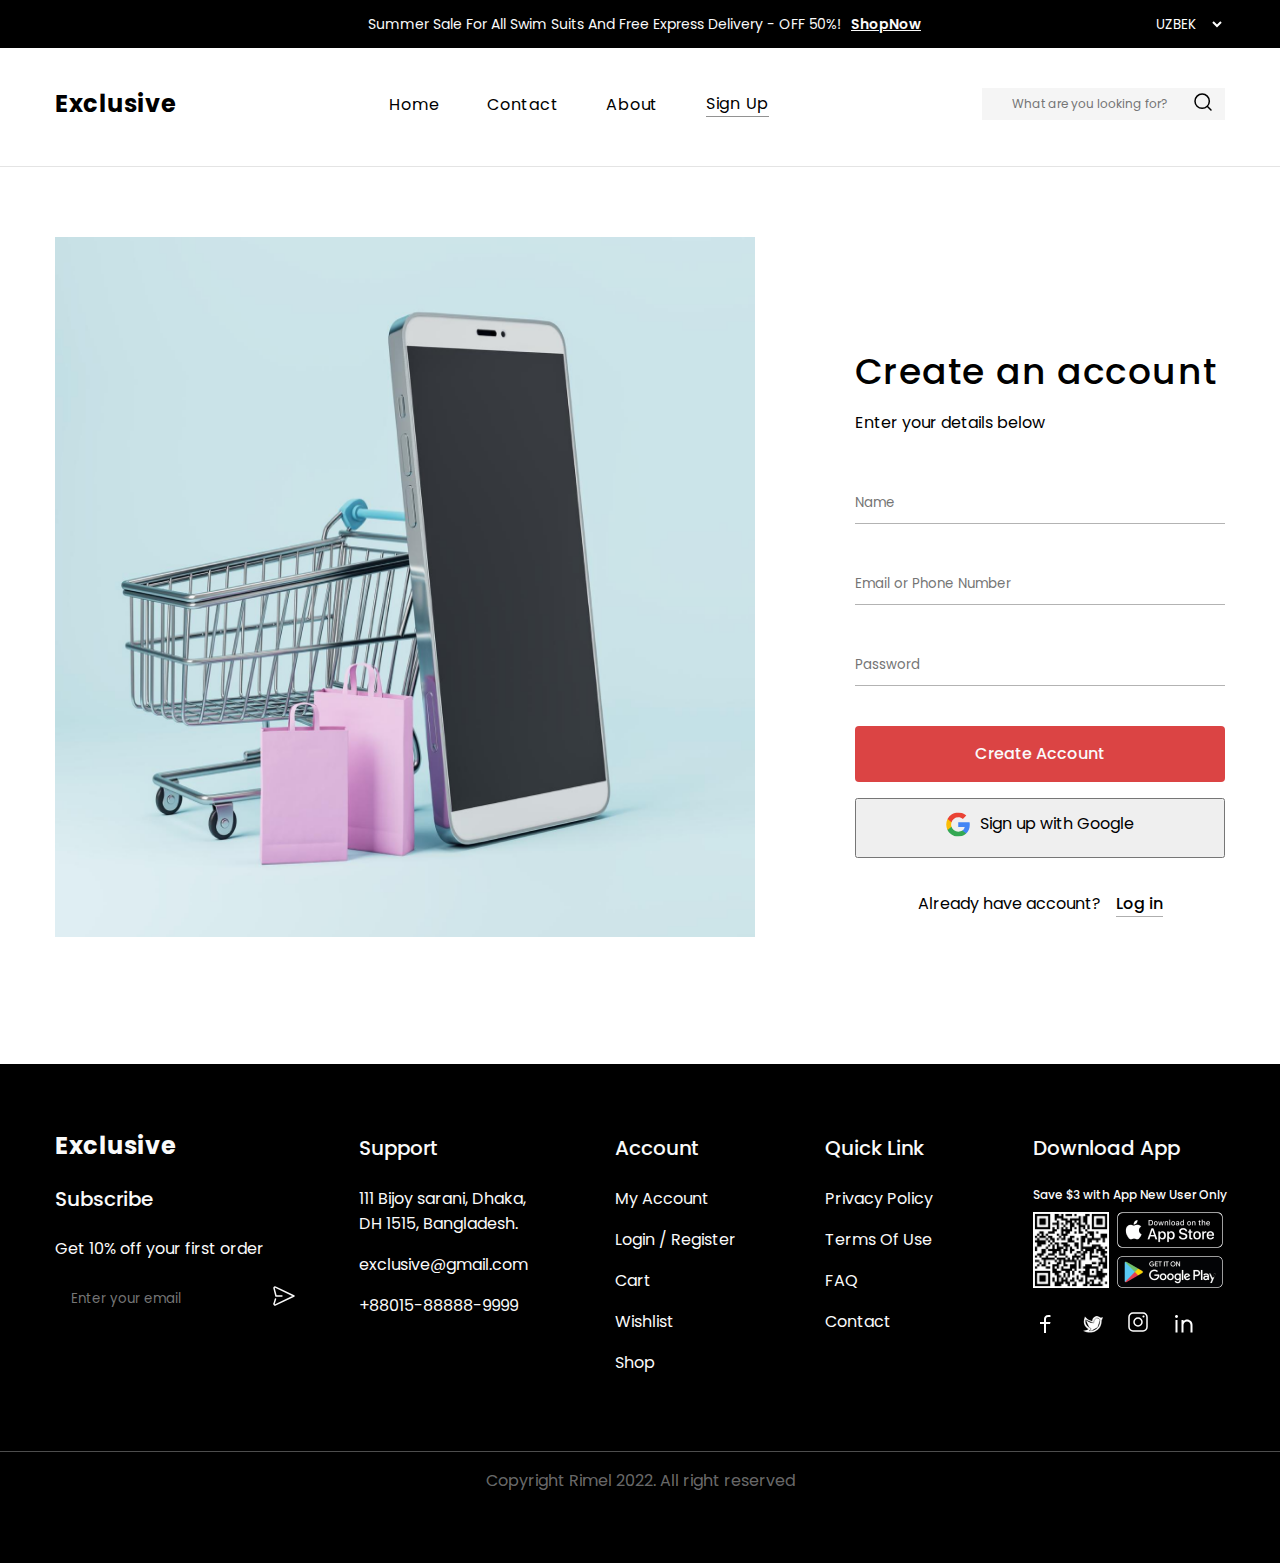
<file: pages/sing-up/index.html>
<!DOCTYPE html>
<html lang="en">
<head>
    <meta charset="UTF-8">
    <meta name="viewport" content="width=device-width, initial-scale=1.0">
    <title>ECOMMERCE SITE</title>

    <link rel="stylesheet" href="../../css/style.min.css">

</head>
<body>
    <header id="header">
        <nav>
           <div class="head-box">
                <div class="container head-box--item">
                    <div>
                        <p>Summer Sale For All Swim Suits And Free Express Delivery - OFF 50%!</p>
                        <a href="#">ShopNow</a>
                    </div>
                    <select name="english">
                        <option value="UZ">UZBEK</option>
                        <option value="RU">RUSSIA</option>
                        <option value="ENG">ENGLISH</option>
                    </select>
                </div>
           </div>

           <div class="head-box2">
                <div class="container head-box2--item">
                   <a href="../../">Exclusive</a>

                    <ul>    
                        <li><a href="../../">Home</a></li>
                        <li><a href="#">Contact</a></li>
                        <li><a href="#">About</a></li>
                        <li  class="active"><a href="./index.html">Sign Up</a></li>
                    </ul>

                    <div class="header-bottom-user-panel">
                        <div class="header-input">
                            <input type="text" placeholder="What are you looking for?">
                            <a href="#"><span><svg xmlns="http://www.w3.org/2000/svg" width="24" height="24" viewBox="0 0 24 24" fill="none">
                                <path d="M20 20L16.2223 16.2156M18.3158 11.1579C18.3158 13.0563 17.5617 14.8769 16.2193 16.2193C14.8769 17.5617 13.0563 18.3158 11.1579 18.3158C9.2595 18.3158 7.43886 17.5617 6.0965 16.2193C4.75413 14.8769 4 13.0563 4 11.1579C4 9.2595 4.75413 7.43886 6.0965 6.0965C7.43886 4.75413 9.2595 4 11.1579 4C13.0563 4 14.8769 4.75413 16.2193 6.0965C17.5617 7.43886 18.3158 9.2595 18.3158 11.1579V11.1579Z" stroke="black" stroke-width="1.5" stroke-linecap="round"/>
                              </svg></span></a>
                        </div>
                    </div>


                </div>
           </div>
        </nav>
    </header>

    <main>
        <section>
            <div class="container">
                <div class="sing-wrapper">
                    <div class="sing-left">
                        <img src="../../assets/images/singin/singin_intro.png" alt="">
                    </div>
                    <div class="sing-right">
                        <h2>Create an account</h2>
                        <p>Enter your details below</p>
                        <form action="https://echo.htmlacademy.RU" method="post">
                            <label for="name">
                                <input type="text" placeholder="Name">
                            </label>
                            <label for="email">
                                <input type="email" placeholder="Email or Phone Number">
                            </label>
                            <label for="Password">
                                <input type="password" placeholder="Password">
                            </label>
    
                                <button type="submit" class="button1">Create Account</button>
                                <button type="submit" class="button2">
                                    <span><svg xmlns="http://www.w3.org/2000/svg" width="24" height="25" viewBox="0 0 24 25" fill="none">
                                    <g clip-path="url(#clip0_2491_2020)">
                                      <path d="M23.766 12.7764C23.766 11.9607 23.6999 11.1406 23.5588 10.3381H12.24V14.9591H18.7217C18.4528 16.4494 17.5885 17.7678 16.323 18.6056V21.6039H20.19C22.4608 19.5139 23.766 16.4274 23.766 12.7764Z" fill="#4285F4"/>
                                      <path d="M12.2401 24.5008C15.4766 24.5008 18.2059 23.4382 20.1945 21.6039L16.3276 18.6055C15.2517 19.3375 13.8627 19.752 12.2445 19.752C9.11388 19.752 6.45946 17.6399 5.50705 14.8003H1.5166V17.8912C3.55371 21.9434 7.7029 24.5008 12.2401 24.5008Z" fill="#34A853"/>
                                      <path d="M5.50253 14.8003C4.99987 13.3099 4.99987 11.6961 5.50253 10.2057V7.11481H1.51649C-0.18551 10.5056 -0.18551 14.5004 1.51649 17.8912L5.50253 14.8003Z" fill="#FBBC04"/>
                                      <path d="M12.2401 5.24966C13.9509 5.2232 15.6044 5.86697 16.8434 7.04867L20.2695 3.62262C18.1001 1.5855 15.2208 0.465534 12.2401 0.500809C7.7029 0.500809 3.55371 3.05822 1.5166 7.11481L5.50264 10.2058C6.45064 7.36173 9.10947 5.24966 12.2401 5.24966Z" fill="#EA4335"/>
                                    </g>
                                    <defs>
                                      <clipPath id="clip0_2491_2020">
                                        <rect width="24" height="24" fill="white" transform="translate(0 0.5)"/>
                                      </clipPath>
                                    </defs>
                                  </svg></span>
                                  Sign up with Google
                                </button>
                          
                           
                            <div>
                                <p>Already have account?</p>
                                <a href="../login/">Log in</a>
                            </div>
                        </form>
                    </div>
                </div>
            </div>
        </section>
    </main>

<footer>
    <div style="padding-bottom: 60px; border-bottom: 1px solid rgba(255, 255, 255, 0.302);">
        <div class="container footer">
            <ul class="foter1">
                <li><a href="../../">Exclusive</a></li>
                <li><a href="#">Subscribe</a></li>
                <li>Get 10% off your first order</li>
                <li><input type="email" placeholder="Enter your email"> <span><svg xmlns="http://www.w3.org/2000/svg" width="24" height="24" viewBox="0 0 24 24" fill="none">
                    <path d="M9.91199 11.9998H3.99999L2.02299 4.1348C2.01033 4.0891 2.00262 4.04216 1.99999 3.9948C1.97799 3.2738 2.77199 2.7738 3.45999 3.1038L22 11.9998L3.45999 20.8958C2.77999 21.2228 1.99599 20.7368 1.99999 20.0288C2.00201 19.9655 2.01313 19.9029 2.03299 19.8428L3.49999 14.9998" stroke="#FAFAFA" stroke-width="1.5" stroke-linecap="round" stroke-linejoin="round"/>
                  </svg></span></li>
            </ul>
            <ul class="foter2">
                <li><a href="#">Support</a></li>
                <li><a href="#">111 Bijoy sarani, Dhaka,  DH 1515, Bangladesh.</a></li>
                <li><a href="#">exclusive@gmail.com</a></li>
                <li><a href="#">+88015-88888-9999</a></li>
            </ul>
            <ul class="foter3">
                <li><a href="#">Account</a></li>
                <li><a href="../accaunt/">My Account</a></li>
                <li><a href="../sing-up/">Login / Register</a></li>
                <li><a href="../cart/">Cart</a></li>
                <li><a href="../wishlist/">Wishlist</a></li>
                <li><a href="#">Shop</a></li>
            </ul>
            <ul class="foter4">
                <li><a href="#">Quick Link</a></li>
                <li><a href="#">Privacy Policy</a></li>
                <li><a href="#">Terms Of Use</a></li>
                <li><a href="#">FAQ</a></li>
                <li><a href="#">Contact</a></li>
            </ul>
            <div class="foter5">
                <h2>Download App</h2>
                <p>Save $3 with App New User Only</p>
                <div>
                    <img src="../../assets/images/qrcode.png" alt="qrcode">
                    <div>
                        <img src="../../assets/images/button (1).png" alt="app">
                        <img src="../../assets/images/button (2).png" alt="app">
                    </div>
                </div>

                <ul>
                    <li><a href="#"><svg xmlns="http://www.w3.org/2000/svg" width="24" height="24" viewBox="0 0 24 24" fill="none">
                        <path d="M13 10H17.5L17 12H13V21H11V12H7V10H11V8.128C11 6.345 11.186 5.698 11.534 5.046C11.875 4.40181 12.4018 3.87501 13.046 3.534C13.698 3.186 14.345 3 16.128 3C16.65 3 17.108 3.05 17.5 3.15V5H16.128C14.804 5 14.401 5.078 13.99 5.298C13.686 5.46 13.46 5.686 13.298 5.99C13.078 6.401 13 6.804 13 8.128V10Z" fill="white"/>
                      </svg></a></li>
                    <li><a href="#"><svg xmlns="http://www.w3.org/2000/svg" width="23" height="24" viewBox="0 0 23 24" fill="none">
                        <path d="M12.905 8.84651L12.905 8.84646C12.9194 8.06035 13.2418 7.3113 13.8028 6.76049C14.3639 6.20969 15.1188 5.90116 15.905 5.90129L12.905 8.84651ZM12.905 8.84651L12.877 10.4213M12.905 8.84651L12.877 10.4213M4.75811 7.80857L4.89001 7.91846C6.76679 9.48211 8.71781 10.4182 10.7495 10.6952C10.7495 10.6952 10.7495 10.6952 10.7495 10.6952L12.3104 10.9072L4.75811 7.80857ZM4.75811 7.80857L4.72759 7.97751M4.75811 7.80857L4.72759 7.97751M4.72759 7.97751C4.42576 9.64819 4.5683 11.0709 5.1479 12.3018C5.72718 13.532 6.73827 14.5605 8.15577 15.4519L8.15579 15.452M4.72759 7.97751L8.15579 15.452M8.15579 15.452L9.90279 16.55L9.954 16.4685M8.15579 15.452L9.954 16.4685M9.954 16.4685L9.90279 16.55C9.97196 16.5934 10.0294 16.6532 10.0702 16.724C10.1109 16.7948 10.1337 16.8745 10.1365 16.9562C10.1392 17.0378 10.122 17.1189 10.0862 17.1924C10.0504 17.2658 9.99716 17.3294 9.93112 17.3775L9.93101 17.3775M9.954 16.4685L9.93101 17.3775M9.93101 17.3775L8.33901 18.5405L8.11542 18.7039M9.93101 17.3775L8.11542 18.7039M8.11542 18.7039L8.39178 18.7211M8.11542 18.7039L8.39178 18.7211M8.39178 18.7211C9.3449 18.7805 10.2529 18.7385 11.0095 18.5884L11.0096 18.5884M8.39178 18.7211L11.0096 18.5884M11.0096 18.5884C13.3886 18.1134 15.3745 16.9794 16.7652 15.2211M11.0096 18.5884L16.7652 15.2211M12.877 10.4213C12.8757 10.4918 12.8594 10.5612 12.8293 10.625C12.7993 10.6887 12.7561 10.7454 12.7026 10.7912C12.649 10.8371 12.5864 10.8712 12.5188 10.8911C12.4513 10.9111 12.3803 10.9166 12.3105 10.9072L12.877 10.4213ZM16.7652 15.2211C18.1557 13.463 18.945 11.0883 18.945 8.14229M16.7652 15.2211L18.945 8.14229M18.945 8.14229C18.945 7.99668 18.8714 7.78474 18.744 7.55722M18.945 8.14229L18.744 7.55722M18.744 7.55722C18.6142 7.32559 18.4215 7.06508 18.1673 6.82049M18.744 7.55722L18.1673 6.82049M18.1673 6.82049C17.6587 6.33088 16.8999 5.90129 15.905 5.90129L18.1673 6.82049ZM20.4978 5.53842C20.8818 5.48388 21.3285 5.34345 21.916 5.01105C21.6101 6.49526 21.4321 7.16764 20.7642 8.08336L20.745 8.10969V8.14229C20.745 11.9415 19.578 14.7567 17.8258 16.7397C16.0726 18.7238 13.7277 19.8813 11.3624 20.3532C9.74529 20.6759 7.7544 20.5728 5.99643 20.2106C5.11813 20.0296 4.30077 19.7846 3.61983 19.4974C3.03727 19.2517 2.56009 18.9775 2.22956 18.6904C2.66065 18.6482 3.4114 18.5535 4.24366 18.3598C5.24355 18.1272 6.37173 17.7494 7.20306 17.141L7.31918 17.056L7.19904 16.9768C7.15724 16.9492 7.11178 16.9196 7.06301 16.8879C6.30477 16.3938 4.74648 15.3786 3.73155 13.5166C2.66714 11.5637 2.19257 8.66295 3.91362 4.42592C5.57889 6.34347 7.2726 7.66001 8.99504 8.3668L8.99505 8.36681C9.57662 8.60536 9.94255 8.72373 10.2318 8.79141C10.4509 8.84265 10.6261 8.86463 10.8117 8.88794C10.8703 8.89529 10.93 8.90278 10.9924 8.91135L11.2872 8.95189L11.1059 8.77077C11.131 7.8414 11.4254 6.93895 11.9539 6.17331C12.4904 5.39606 13.2442 4.79434 14.1211 4.4435C14.9979 4.09265 15.9588 4.00828 16.8833 4.20093C17.8079 4.39359 18.6551 4.85471 19.3189 5.52657L19.3485 5.55658L19.3907 5.55628C19.4934 5.55556 19.5972 5.55908 19.7036 5.56269C19.9483 5.57098 20.2068 5.57974 20.4978 5.53842Z" fill="white" stroke="black" stroke-width="0.2"/>
                      </svg></a></li>
                    <li><a href="#"><svg xmlns="http://www.w3.org/2000/svg" width="20" height="20" viewBox="0 0 20 20" fill="none">
                        <path d="M15 1H5C3.93913 1 2.92172 1.42143 2.17157 2.17157C1.42143 2.92172 1 3.93913 1 5V15C1 16.0609 1.42143 17.0783 2.17157 17.8284C2.92172 18.5786 3.93913 19 5 19H15C16.0609 19 17.0783 18.5786 17.8284 17.8284C18.5786 17.0783 19 16.0609 19 15V5C19 3.93913 18.5786 2.92172 17.8284 2.17157C17.0783 1.42143 16.0609 1 15 1Z" stroke="white" stroke-width="1.5" stroke-linejoin="round"/>
                        <path d="M10 14C11.0609 14 12.0783 13.5786 12.8284 12.8284C13.5786 12.0783 14 11.0609 14 10C14 8.93913 13.5786 7.92172 12.8284 7.17157C12.0783 6.42143 11.0609 6 10 6C8.93913 6 7.92172 6.42143 7.17157 7.17157C6.42143 7.92172 6 8.93913 6 10C6 11.0609 6.42143 12.0783 7.17157 12.8284C7.92172 13.5786 8.93913 14 10 14V14Z" stroke="white" stroke-width="1.5" stroke-linejoin="round"/>
                        <path d="M15.5 5.5C15.7652 5.5 16.0196 5.39464 16.2071 5.20711C16.3946 5.01957 16.5 4.76522 16.5 4.5C16.5 4.23478 16.3946 3.98043 16.2071 3.79289C16.0196 3.60536 15.7652 3.5 15.5 3.5C15.2348 3.5 14.9804 3.60536 14.7929 3.79289C14.6054 3.98043 14.5 4.23478 14.5 4.5C14.5 4.76522 14.6054 5.01957 14.7929 5.20711C14.9804 5.39464 15.2348 5.5 15.5 5.5Z" fill="white"/>
                      </svg></a></li>
                    <li><a href="#"><svg xmlns="http://www.w3.org/2000/svg" width="24" height="24" viewBox="0 0 24 24" fill="none">
                        <path d="M11.5 9.05C12.417 8.113 13.611 7.5 15 7.5C16.4587 7.5 17.8576 8.07946 18.8891 9.11091C19.9205 10.1424 20.5 11.5413 20.5 13V20.5H18.5V13C18.5 12.0717 18.1313 11.1815 17.4749 10.5251C16.8185 9.86875 15.9283 9.5 15 9.5C14.0717 9.5 13.1815 9.86875 12.5251 10.5251C11.8687 11.1815 11.5 12.0717 11.5 13V20.5H9.5V8H11.5V9.05ZM4.5 6C4.10218 6 3.72064 5.84196 3.43934 5.56066C3.15804 5.27936 3 4.89782 3 4.5C3 4.10218 3.15804 3.72064 3.43934 3.43934C3.72064 3.15804 4.10218 3 4.5 3C4.89782 3 5.27936 3.15804 5.56066 3.43934C5.84196 3.72064 6 4.10218 6 4.5C6 4.89782 5.84196 5.27936 5.56066 5.56066C5.27936 5.84196 4.89782 6 4.5 6ZM3.5 8H5.5V20.5H3.5V8Z" fill="white"/>
                      </svg></a></li>
                </ul>
            </div>
        </div>
    </div>
    <div class="container">
        <p style="text-align: center; color: #ffffff6c; margin-top: 16px;">Copyright Rimel 2022. All right reserved</p>
    </div>
</footer>

</body>
</html>
</file>
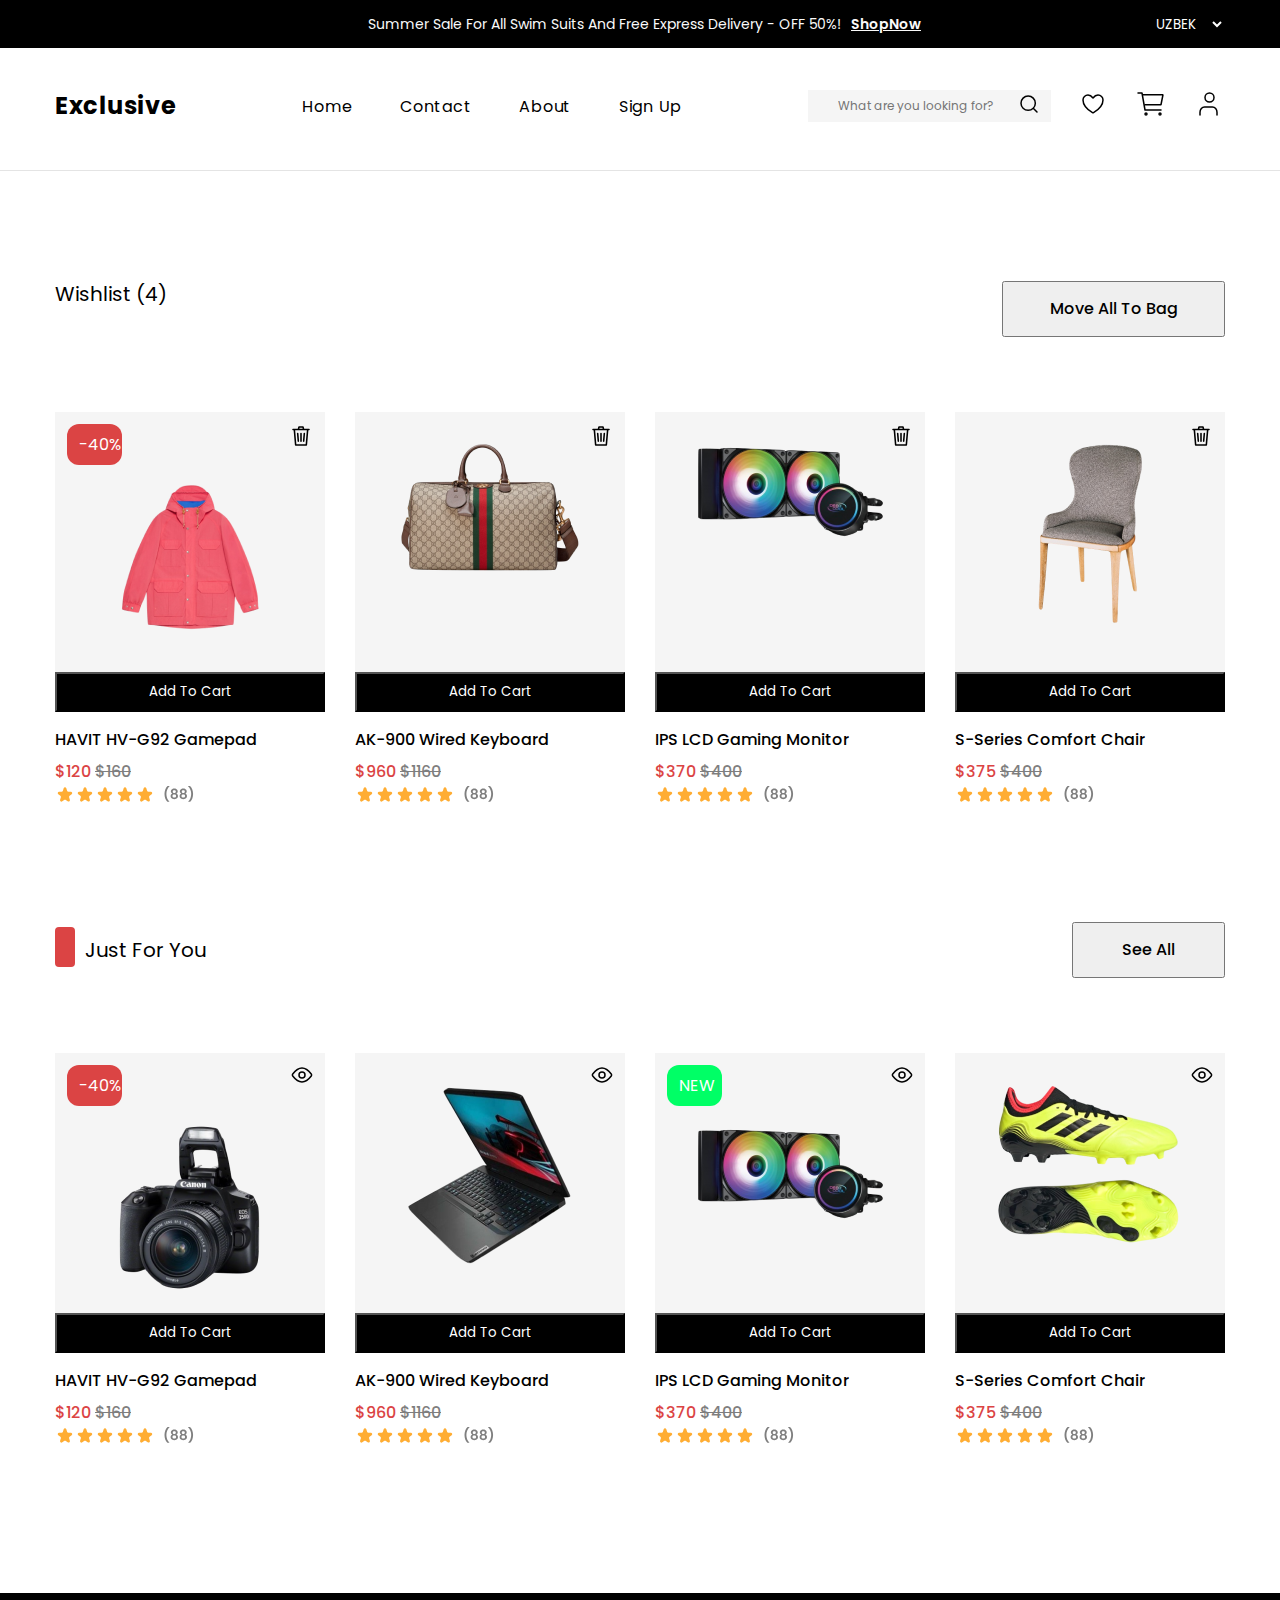
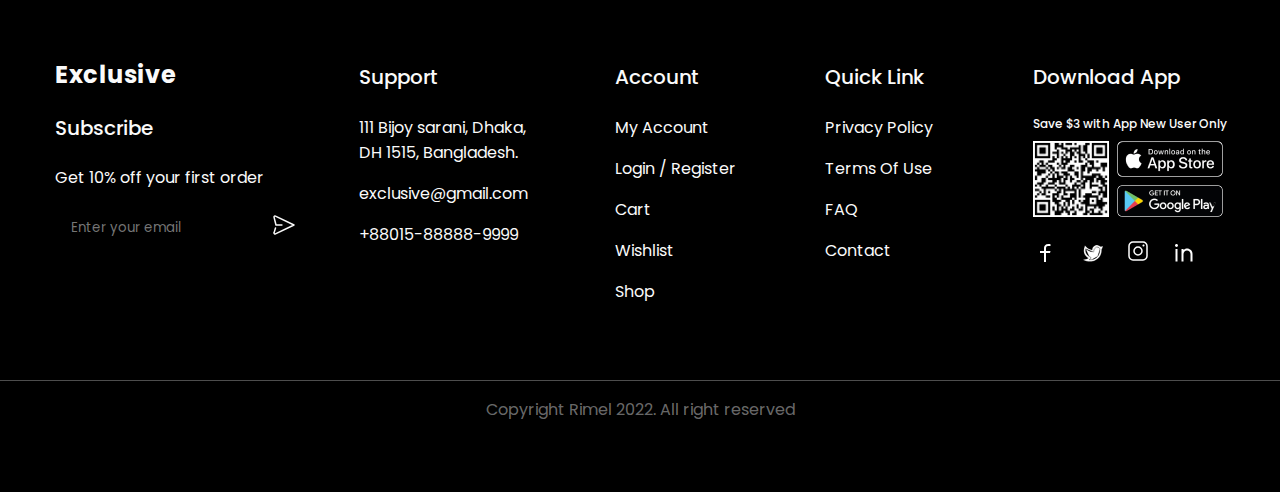
<file: pages/wishlist/index.html>
<!DOCTYPE html>
<html lang="en">
<head>
    <meta charset="UTF-8">
    <meta name="viewport" content="width=device-width, initial-scale=1.0">
    <title>ECOMMERCE SITE</title>
    <link rel="stylesheet" href="../../css/style.min.css">

</head>
<body>
    <header id="header">
        <nav>
           <div class="head-box">
                <div class="container head-box--item">
                    <div>
                        <p>Summer Sale For All Swim Suits And Free Express Delivery - OFF 50%!</p>
                        <a href="#">ShopNow</a>
                    </div>
                    <select name="english">
                        <option value="UZ">UZBEK</option>
                        <option value="RU">RUSSIA</option>
                        <option value="ENG">ENGLISH</option>
                    </select>
                </div>
           </div>

           <div class="head-box2">
                <div class="container head-box2--item">
                   <a href="../../">Exclusive</a>

                    <ul>    
                        <li><a href="../../">Home</a></li>
                        <li><a href="#">Contact</a></li>
                        <li><a href="#">About</a></li>
                        <li><a href="../sing-up/">Sign Up</a></li>
                    </ul>

                    <div class="head-box2-div">
                        <div class="header-input">
                            <input type="text" placeholder="What are you looking for?">
                            <a href="#"><span><svg xmlns="http://www.w3.org/2000/svg" width="24" height="24" viewBox="0 0 24 24" fill="none">
                                <path d="M20 20L16.2223 16.2156M18.3158 11.1579C18.3158 13.0563 17.5617 14.8769 16.2193 16.2193C14.8769 17.5617 13.0563 18.3158 11.1579 18.3158C9.2595 18.3158 7.43886 17.5617 6.0965 16.2193C4.75413 14.8769 4 13.0563 4 11.1579C4 9.2595 4.75413 7.43886 6.0965 6.0965C7.43886 4.75413 9.2595 4 11.1579 4C13.0563 4 14.8769 4.75413 16.2193 6.0965C17.5617 7.43886 18.3158 9.2595 18.3158 11.1579V11.1579Z" stroke="black" stroke-width="1.5" stroke-linecap="round"/>
                              </svg></span></a>
                        </div>
                        <a href="../wishlist/" ><span><svg xmlns="http://www.w3.org/2000/svg" width="32" height="32" viewBox="0 0 32 32" fill="none">
                            <path d="M11 7C8.239 7 6 9.216 6 11.95C6 14.157 6.875 19.395 15.488 24.69C15.6423 24.7839 15.8194 24.8335 16 24.8335C16.1806 24.8335 16.3577 24.7839 16.512 24.69C25.125 19.395 26 14.157 26 11.95C26 9.216 23.761 7 21 7C18.239 7 16 10 16 10C16 10 13.761 7 11 7Z" stroke="black" stroke-width="1.5" stroke-linecap="round" stroke-linejoin="round"/>
                          </svg></span></a>
                       <a href="../cart/"><span><svg xmlns="http://www.w3.org/2000/svg" width="32" height="32" viewBox="0 0 32 32" fill="none">
                        <path d="M11 27C11.5523 27 12 26.5523 12 26C12 25.4477 11.5523 25 11 25C10.4477 25 10 25.4477 10 26C10 26.5523 10.4477 27 11 27Z" stroke="black" stroke-width="1.5" stroke-linecap="round" stroke-linejoin="round"/>
                        <path d="M25 27C25.5523 27 26 26.5523 26 26C26 25.4477 25.5523 25 25 25C24.4477 25 24 25.4477 24 26C24 26.5523 24.4477 27 25 27Z" stroke="black" stroke-width="1.5" stroke-linecap="round" stroke-linejoin="round"/>
                        <path d="M3 5H7L10 22H26" stroke="black" stroke-width="1.5" stroke-linecap="round" stroke-linejoin="round"/>
                        <path d="M10 16.6667H25.59C25.7056 16.6667 25.8177 16.6267 25.9072 16.5535C25.9966 16.4802 26.0579 16.3782 26.0806 16.2648L27.8806 7.26479C27.8951 7.19222 27.8934 7.11733 27.8755 7.04552C27.8575 6.97371 27.8239 6.90678 27.7769 6.84956C27.73 6.79234 27.6709 6.74625 27.604 6.71462C27.5371 6.68299 27.464 6.66661 27.39 6.66666H8" stroke="black" stroke-width="1.5" stroke-linecap="round" stroke-linejoin="round"/>
                      </svg></span></a>

                     <div class="logo">
                         <a href="../accaunt/">
                            <span><svg xmlns="http://www.w3.org/2000/svg" width="32" height="32" viewBox="0 0 32 32" fill="none">
                                <path d="M24 27V24.3333C24 22.9188 23.5224 21.5623 22.6722 20.5621C21.8221 19.5619 20.669 19 19.4667 19H11.5333C10.331 19 9.17795 19.5619 8.32778 20.5621C7.47762 21.5623 7 22.9188 7 24.3333V27" stroke="black" stroke-width="1.5" stroke-linecap="round" stroke-linejoin="round"/>
                                <path d="M16.5 14C18.9853 14 21 11.9853 21 9.5C21 7.01472 18.9853 5 16.5 5C14.0147 5 12 7.01472 12 9.5C12 11.9853 14.0147 14 16.5 14Z" stroke="black" stroke-width="1.5" stroke-linecap="round" stroke-linejoin="round"/>
                              </svg></span>
                          </a>

                     </div>
                    </div>


                </div>
           </div>
        </nav>
    </header>
   
    <main>
        <section>
            <div class="container">
                <div class="wishlist-wrapper">
                    <div class="wishlist-top">
                        <p>Wishlist (4)</p>
                        <button>Move All To Bag</button>
                    </div>
                    <div class="wishlist-bottom">
                        <div class="wishlist-item">
                                <div class="rasm">
                                    <p>-40%</p>
                                    <a href="../produkt/"><img src="../../assets/images/seling-1.png" alt="img"></a>
                                    <a href="../cart/"><button>Add To Cart</button></a>
                                    <span class="img1">
                                        <svg xmlns="http://www.w3.org/2000/svg" width="24" height="24" viewBox="0 0 24 24" fill="none">
                                            <path d="M20 5.57143H5.33333L6.66667 21H17.3333L18.6667 5.57143H4M12 9.42857V17.1429M15.3333 9.42857L14.6667 17.1429M8.66667 9.42857L9.33333 17.1429M9.33333 5.57143L10 3H14L14.6667 5.57143" stroke="black" stroke-width="1.56" stroke-linecap="round" stroke-linejoin="round"/>
                                          </svg>
                                    </span>
                                </div>
                                <p>HAVIT HV-G92 Gamepad</p>
                                <p><span>$120</span> <span>$160</span></p>
                                <img src="../../assets/images/yulduz.svg" alt="yulduz">
                        </div>
                        <div class="wishlist-item">
                                <div class="rasm">
                               
                                    <a href="../produkt/"><img src="../../assets/images/seling-2.png" alt="img"></a>
                                    <a href="../cart/"><button>Add To Cart</button></a>
                                    <span class="img1">
                                        <svg xmlns="http://www.w3.org/2000/svg" width="24" height="24" viewBox="0 0 24 24" fill="none">
                                            <path d="M20 5.57143H5.33333L6.66667 21H17.3333L18.6667 5.57143H4M12 9.42857V17.1429M15.3333 9.42857L14.6667 17.1429M8.66667 9.42857L9.33333 17.1429M9.33333 5.57143L10 3H14L14.6667 5.57143" stroke="black" stroke-width="1.56" stroke-linecap="round" stroke-linejoin="round"/>
                                          </svg>
                                    </span>
                                    
                                </div>
                                <p>AK-900 Wired Keyboard</p>
                                <p><span>$960</span> <span>$1160</span></p>
                                <img src="../../assets/images/yulduz.svg" alt="yulduz">
                        </div>
                        <div class="wishlist-item">
                                <div class="rasm">
                            
                                    <a href="../produkt/"><img src="../../assets/images/seling-3.png" alt="img"></a>
                                    <a href="../cart/"><button>Add To Cart</button></a>
                                    <span class="img1">
                                        <svg xmlns="http://www.w3.org/2000/svg" width="24" height="24" viewBox="0 0 24 24" fill="none">
                                            <path d="M20 5.57143H5.33333L6.66667 21H17.3333L18.6667 5.57143H4M12 9.42857V17.1429M15.3333 9.42857L14.6667 17.1429M8.66667 9.42857L9.33333 17.1429M9.33333 5.57143L10 3H14L14.6667 5.57143" stroke="black" stroke-width="1.56" stroke-linecap="round" stroke-linejoin="round"/>
                                          </svg>
                                    </span>
                                    
                                </div>
                                <p>IPS LCD Gaming Monitor</p>
                                <p><span>$370</span> <span>$400</span></p>
                                <img src="../../assets/images/yulduz.svg" alt="yulduz">
                        </div>
                        <div class="wishlist-item">
                                <div class="rasm">
                                    <a href="../produkt/"><img src="../../assets/images/mostsale-4.png" alt="img"></a>
                                    <a href="../cart/"><button>Add To Cart</button></a>
                                    <span class="img1">
                                        <svg xmlns="http://www.w3.org/2000/svg" width="24" height="24" viewBox="0 0 24 24" fill="none">
                                            <path d="M20 5.57143H5.33333L6.66667 21H17.3333L18.6667 5.57143H4M12 9.42857V17.1429M15.3333 9.42857L14.6667 17.1429M8.66667 9.42857L9.33333 17.1429M9.33333 5.57143L10 3H14L14.6667 5.57143" stroke="black" stroke-width="1.56" stroke-linecap="round" stroke-linejoin="round"/>
                                          </svg>
                                    </span>
                                </div>
                                <p>S-Series Comfort Chair </p>
                                <p><span>$375</span> <span>$400</span></p>
                                <img src="../../assets/images/yulduz.svg" alt="yulduz">
                        </div>
                        <div class="wishlist-item">
                                <div class="rasm">
                            
                                    <a href="../produkt/"><img src="../../assets/images/mostsale-4.png" alt="img"></a>
                                    <a href="../cart/"><button>Add To Cart</button></a>
                                    <span class="img1">
                                        <svg xmlns="http://www.w3.org/2000/svg" width="24" height="24" viewBox="0 0 24 24" fill="none">
                                            <path d="M20 5.57143H5.33333L6.66667 21H17.3333L18.6667 5.57143H4M12 9.42857V17.1429M15.3333 9.42857L14.6667 17.1429M8.66667 9.42857L9.33333 17.1429M9.33333 5.57143L10 3H14L14.6667 5.57143" stroke="black" stroke-width="1.56" stroke-linecap="round" stroke-linejoin="round"/>
                                          </svg>
                                    </span>
                                </div>
                                <p>S-Series Comfort Chair </p>
                                <p><span>$375</span> <span>$400</span></p>
                                <img src="../../assets/images/yulduz.svg" alt="yulduz">
                        </div>
                    </div>
                </div>
            </div>
        </section>

        <section>
            <div class="container">
                <div class="wishlist2-wrapper">
                    <div class="wishlist2-top">
                        <p><span><svg xmlns="http://www.w3.org/2000/svg" width="20" height="40" viewBox="0 0 20 40" fill="none">
                            <rect width="20" height="40" rx="4" fill="#DB4444"/>
                          </svg></span>Just For You</p>
                        <button>See All</button>
                    </div>
                    <div class="wishlist2-bottom">
                        <div class="wishlist2-item">
                                <div class="rasm">
                                    <p>-40%</p>
                                    <a href="../produkt/"><img src="../../assets/images/explore-2.png" alt="img"></a>
                                    <a href="../cart/"><button>Add To Cart</button></a>
                                    <span class="img1">
                                        <svg xmlns="http://www.w3.org/2000/svg" width="22" height="16" viewBox="0 0 22 16" fill="none">
                                            <path d="M20.257 6.962C20.731 7.582 20.731 8.419 20.257 9.038C18.764 10.987 15.182 15 11 15C6.81801 15 3.23601 10.987 1.74301 9.038C1.51239 8.74113 1.38721 8.37592 1.38721 8C1.38721 7.62408 1.51239 7.25887 1.74301 6.962C3.23601 5.013 6.81801 1 11 1C15.182 1 18.764 5.013 20.257 6.962V6.962Z" stroke="black" stroke-width="1.5" stroke-linecap="round" stroke-linejoin="round"/>
                                            <path d="M11 11C12.6569 11 14 9.65685 14 8C14 6.34315 12.6569 5 11 5C9.34315 5 8 6.34315 8 8C8 9.65685 9.34315 11 11 11Z" stroke="black" stroke-width="1.5" stroke-linecap="round" stroke-linejoin="round"/>
                                          </svg>
                                    </span>
                                </div>
                                <p>HAVIT HV-G92 Gamepad</p>
                                <p><span>$120</span> <span>$160</span></p>
                                <img src="../../assets/images/yulduz.svg" alt="yulduz">
                        </div>
                        <div class="wishlist2-item">
                                <div class="rasm">
                               
                                    <a href="../produkt/"><img src="../../assets/images/explore-3.png" alt="img"></a>
                                    <a href="../cart/"><button>Add To Cart</button></a>
                                    <span class="img1">
                                        <svg xmlns="http://www.w3.org/2000/svg" width="22" height="16" viewBox="0 0 22 16" fill="none">
                                            <path d="M20.257 6.962C20.731 7.582 20.731 8.419 20.257 9.038C18.764 10.987 15.182 15 11 15C6.81801 15 3.23601 10.987 1.74301 9.038C1.51239 8.74113 1.38721 8.37592 1.38721 8C1.38721 7.62408 1.51239 7.25887 1.74301 6.962C3.23601 5.013 6.81801 1 11 1C15.182 1 18.764 5.013 20.257 6.962V6.962Z" stroke="black" stroke-width="1.5" stroke-linecap="round" stroke-linejoin="round"/>
                                            <path d="M11 11C12.6569 11 14 9.65685 14 8C14 6.34315 12.6569 5 11 5C9.34315 5 8 6.34315 8 8C8 9.65685 9.34315 11 11 11Z" stroke="black" stroke-width="1.5" stroke-linecap="round" stroke-linejoin="round"/>
                                          </svg>
                                    </span>
                                    
                                </div>
                                <p>AK-900 Wired Keyboard</p>
                                <p><span>$960</span> <span>$1160</span></p>
                                <img src="../../assets/images/yulduz.svg" alt="yulduz">
                        </div>
                        <div class="wishlist2-item">
                                <div class="rasm">
                                    <p style="background-color: #00FF66;">NEW</p>
                                    <a href="../produkt/"><img src="../../assets/images/seling-3.png" alt="img"></a>
                                    <a href="../cart/"><button>Add To Cart</button></a>
                                    <span class="img1">
                                        <svg xmlns="http://www.w3.org/2000/svg" width="22" height="16" viewBox="0 0 22 16" fill="none">
                                            <path d="M20.257 6.962C20.731 7.582 20.731 8.419 20.257 9.038C18.764 10.987 15.182 15 11 15C6.81801 15 3.23601 10.987 1.74301 9.038C1.51239 8.74113 1.38721 8.37592 1.38721 8C1.38721 7.62408 1.51239 7.25887 1.74301 6.962C3.23601 5.013 6.81801 1 11 1C15.182 1 18.764 5.013 20.257 6.962V6.962Z" stroke="black" stroke-width="1.5" stroke-linecap="round" stroke-linejoin="round"/>
                                            <path d="M11 11C12.6569 11 14 9.65685 14 8C14 6.34315 12.6569 5 11 5C9.34315 5 8 6.34315 8 8C8 9.65685 9.34315 11 11 11Z" stroke="black" stroke-width="1.5" stroke-linecap="round" stroke-linejoin="round"/>
                                          </svg>
                                    </span>
                                    
                                </div>
                                <p>IPS LCD Gaming Monitor</p>
                                <p><span>$370</span> <span>$400</span></p>
                                <img src="../../assets/images/yulduz.svg" alt="yulduz">
                        </div>
                        <div class="wishlist2-item">
                                <div class="rasm">
                
                                    <a href="../produkt/"><img src="../../assets/images/explore-6.png" alt="img"></a>
                                    <a href="../cart/"><button>Add To Cart</button></a>
                                    <span class="img1">
                                        <svg xmlns="http://www.w3.org/2000/svg" width="22" height="16" viewBox="0 0 22 16" fill="none">
                                            <path d="M20.257 6.962C20.731 7.582 20.731 8.419 20.257 9.038C18.764 10.987 15.182 15 11 15C6.81801 15 3.23601 10.987 1.74301 9.038C1.51239 8.74113 1.38721 8.37592 1.38721 8C1.38721 7.62408 1.51239 7.25887 1.74301 6.962C3.23601 5.013 6.81801 1 11 1C15.182 1 18.764 5.013 20.257 6.962V6.962Z" stroke="black" stroke-width="1.5" stroke-linecap="round" stroke-linejoin="round"/>
                                            <path d="M11 11C12.6569 11 14 9.65685 14 8C14 6.34315 12.6569 5 11 5C9.34315 5 8 6.34315 8 8C8 9.65685 9.34315 11 11 11Z" stroke="black" stroke-width="1.5" stroke-linecap="round" stroke-linejoin="round"/>
                                          </svg>
                                    </span>
                                </div>
                                <p>S-Series Comfort Chair </p>
                                <p><span>$375</span> <span>$400</span></p>
                                <img src="../../assets/images/yulduz.svg" alt="yulduz">
                        </div>
                        <div class="wishlist2-item">
                                <div class="rasm">
                                   >
                                    <a href="../produkt/"><img src="../../assets/images/explore-8.png" alt=""></a>
                                    <a href="../cart/"><button>Add To Cart</button></a>
                                    <span class="img1">
                                        <svg xmlns="http://www.w3.org/2000/svg" width="22" height="16" viewBox="0 0 22 16" fill="none">
                                            <path d="M20.257 6.962C20.731 7.582 20.731 8.419 20.257 9.038C18.764 10.987 15.182 15 11 15C6.81801 15 3.23601 10.987 1.74301 9.038C1.51239 8.74113 1.38721 8.37592 1.38721 8C1.38721 7.62408 1.51239 7.25887 1.74301 6.962C3.23601 5.013 6.81801 1 11 1C15.182 1 18.764 5.013 20.257 6.962V6.962Z" stroke="black" stroke-width="1.5" stroke-linecap="round" stroke-linejoin="round"/>
                                            <path d="M11 11C12.6569 11 14 9.65685 14 8C14 6.34315 12.6569 5 11 5C9.34315 5 8 6.34315 8 8C8 9.65685 9.34315 11 11 11Z" stroke="black" stroke-width="1.5" stroke-linecap="round" stroke-linejoin="round"/>
                                          </svg>
                                    </span>
                                </div>
                                <p>S-Series Comfort Chair </p>
                                <p><span>$375</span> <span>$400</span></p>
                                <img src="../../assets/images/yulduz.svg" alt="yulduz">
                        </div>
                    </div>
                </div>
            </div>
        </section>
    </main>

    <footer>
        <div style="padding-bottom: 60px; border-bottom: 1px solid rgba(255, 255, 255, 0.302);">
            <div class="container footer">
                <ul class="foter1">
                    <li><a href="./">Exclusive</a></li>
                    <li><a href="#">Subscribe</a></li>
                    <li>Get 10% off your first order</li>
                    <li><input type="email" placeholder="Enter your email"> <span><svg xmlns="http://www.w3.org/2000/svg" width="24" height="24" viewBox="0 0 24 24" fill="none">
                        <path d="M9.91199 11.9998H3.99999L2.02299 4.1348C2.01033 4.0891 2.00262 4.04216 1.99999 3.9948C1.97799 3.2738 2.77199 2.7738 3.45999 3.1038L22 11.9998L3.45999 20.8958C2.77999 21.2228 1.99599 20.7368 1.99999 20.0288C2.00201 19.9655 2.01313 19.9029 2.03299 19.8428L3.49999 14.9998" stroke="#FAFAFA" stroke-width="1.5" stroke-linecap="round" stroke-linejoin="round"/>
                      </svg></span></li>
                </ul>
                <ul class="foter2">
                    <li><a href="#">Support</a></li>
                    <li><a href="#">111 Bijoy sarani, Dhaka,  DH 1515, Bangladesh.</a></li>
                    <li><a href="#">exclusive@gmail.com</a></li>
                    <li><a href="#">+88015-88888-9999</a></li>
                </ul>
                <ul class="foter3">
                    <li><a href="#">Account</a></li>
                    <li><a href="../accaunt/">My Account</a></li>
                    <li><a href="../sing-up/">Login / Register</a></li>
                    <li><a href="../cart/">Cart</a></li>
                    <li><a href="../wishlist/">Wishlist</a></li>
                    <li><a href="#">Shop</a></li>
                </ul>
                <ul class="foter4">
                    <li><a href="#">Quick Link</a></li>
                    <li><a href="#">Privacy Policy</a></li>
                    <li><a href="#">Terms Of Use</a></li>
                    <li><a href="#">FAQ</a></li>
                    <li><a href="#">Contact</a></li>
                </ul>
                <div class="foter5">
                    <h2>Download App</h2>
                    <p>Save $3 with App New User Only</p>
                    <div>
                        <img src="../../assets/images/qrcode.png" alt="qrcode">
                        <div>
                            <img src="../../assets/images/button (1).png" alt="app">
                            <img src="../../assets/images/button (2).png" alt="app">
                        </div>
                    </div>
    
                    <ul>
                        <li><a href="#"><svg xmlns="http://www.w3.org/2000/svg" width="24" height="24" viewBox="0 0 24 24" fill="none">
                            <path d="M13 10H17.5L17 12H13V21H11V12H7V10H11V8.128C11 6.345 11.186 5.698 11.534 5.046C11.875 4.40181 12.4018 3.87501 13.046 3.534C13.698 3.186 14.345 3 16.128 3C16.65 3 17.108 3.05 17.5 3.15V5H16.128C14.804 5 14.401 5.078 13.99 5.298C13.686 5.46 13.46 5.686 13.298 5.99C13.078 6.401 13 6.804 13 8.128V10Z" fill="white"/>
                          </svg></a></li>
                        <li><a href="#"><svg xmlns="http://www.w3.org/2000/svg" width="23" height="24" viewBox="0 0 23 24" fill="none">
                            <path d="M12.905 8.84651L12.905 8.84646C12.9194 8.06035 13.2418 7.3113 13.8028 6.76049C14.3639 6.20969 15.1188 5.90116 15.905 5.90129L12.905 8.84651ZM12.905 8.84651L12.877 10.4213M12.905 8.84651L12.877 10.4213M4.75811 7.80857L4.89001 7.91846C6.76679 9.48211 8.71781 10.4182 10.7495 10.6952C10.7495 10.6952 10.7495 10.6952 10.7495 10.6952L12.3104 10.9072L4.75811 7.80857ZM4.75811 7.80857L4.72759 7.97751M4.75811 7.80857L4.72759 7.97751M4.72759 7.97751C4.42576 9.64819 4.5683 11.0709 5.1479 12.3018C5.72718 13.532 6.73827 14.5605 8.15577 15.4519L8.15579 15.452M4.72759 7.97751L8.15579 15.452M8.15579 15.452L9.90279 16.55L9.954 16.4685M8.15579 15.452L9.954 16.4685M9.954 16.4685L9.90279 16.55C9.97196 16.5934 10.0294 16.6532 10.0702 16.724C10.1109 16.7948 10.1337 16.8745 10.1365 16.9562C10.1392 17.0378 10.122 17.1189 10.0862 17.1924C10.0504 17.2658 9.99716 17.3294 9.93112 17.3775L9.93101 17.3775M9.954 16.4685L9.93101 17.3775M9.93101 17.3775L8.33901 18.5405L8.11542 18.7039M9.93101 17.3775L8.11542 18.7039M8.11542 18.7039L8.39178 18.7211M8.11542 18.7039L8.39178 18.7211M8.39178 18.7211C9.3449 18.7805 10.2529 18.7385 11.0095 18.5884L11.0096 18.5884M8.39178 18.7211L11.0096 18.5884M11.0096 18.5884C13.3886 18.1134 15.3745 16.9794 16.7652 15.2211M11.0096 18.5884L16.7652 15.2211M12.877 10.4213C12.8757 10.4918 12.8594 10.5612 12.8293 10.625C12.7993 10.6887 12.7561 10.7454 12.7026 10.7912C12.649 10.8371 12.5864 10.8712 12.5188 10.8911C12.4513 10.9111 12.3803 10.9166 12.3105 10.9072L12.877 10.4213ZM16.7652 15.2211C18.1557 13.463 18.945 11.0883 18.945 8.14229M16.7652 15.2211L18.945 8.14229M18.945 8.14229C18.945 7.99668 18.8714 7.78474 18.744 7.55722M18.945 8.14229L18.744 7.55722M18.744 7.55722C18.6142 7.32559 18.4215 7.06508 18.1673 6.82049M18.744 7.55722L18.1673 6.82049M18.1673 6.82049C17.6587 6.33088 16.8999 5.90129 15.905 5.90129L18.1673 6.82049ZM20.4978 5.53842C20.8818 5.48388 21.3285 5.34345 21.916 5.01105C21.6101 6.49526 21.4321 7.16764 20.7642 8.08336L20.745 8.10969V8.14229C20.745 11.9415 19.578 14.7567 17.8258 16.7397C16.0726 18.7238 13.7277 19.8813 11.3624 20.3532C9.74529 20.6759 7.7544 20.5728 5.99643 20.2106C5.11813 20.0296 4.30077 19.7846 3.61983 19.4974C3.03727 19.2517 2.56009 18.9775 2.22956 18.6904C2.66065 18.6482 3.4114 18.5535 4.24366 18.3598C5.24355 18.1272 6.37173 17.7494 7.20306 17.141L7.31918 17.056L7.19904 16.9768C7.15724 16.9492 7.11178 16.9196 7.06301 16.8879C6.30477 16.3938 4.74648 15.3786 3.73155 13.5166C2.66714 11.5637 2.19257 8.66295 3.91362 4.42592C5.57889 6.34347 7.2726 7.66001 8.99504 8.3668L8.99505 8.36681C9.57662 8.60536 9.94255 8.72373 10.2318 8.79141C10.4509 8.84265 10.6261 8.86463 10.8117 8.88794C10.8703 8.89529 10.93 8.90278 10.9924 8.91135L11.2872 8.95189L11.1059 8.77077C11.131 7.8414 11.4254 6.93895 11.9539 6.17331C12.4904 5.39606 13.2442 4.79434 14.1211 4.4435C14.9979 4.09265 15.9588 4.00828 16.8833 4.20093C17.8079 4.39359 18.6551 4.85471 19.3189 5.52657L19.3485 5.55658L19.3907 5.55628C19.4934 5.55556 19.5972 5.55908 19.7036 5.56269C19.9483 5.57098 20.2068 5.57974 20.4978 5.53842Z" fill="white" stroke="black" stroke-width="0.2"/>
                          </svg></a></li>
                        <li><a href="#"><svg xmlns="http://www.w3.org/2000/svg" width="20" height="20" viewBox="0 0 20 20" fill="none">
                            <path d="M15 1H5C3.93913 1 2.92172 1.42143 2.17157 2.17157C1.42143 2.92172 1 3.93913 1 5V15C1 16.0609 1.42143 17.0783 2.17157 17.8284C2.92172 18.5786 3.93913 19 5 19H15C16.0609 19 17.0783 18.5786 17.8284 17.8284C18.5786 17.0783 19 16.0609 19 15V5C19 3.93913 18.5786 2.92172 17.8284 2.17157C17.0783 1.42143 16.0609 1 15 1Z" stroke="white" stroke-width="1.5" stroke-linejoin="round"/>
                            <path d="M10 14C11.0609 14 12.0783 13.5786 12.8284 12.8284C13.5786 12.0783 14 11.0609 14 10C14 8.93913 13.5786 7.92172 12.8284 7.17157C12.0783 6.42143 11.0609 6 10 6C8.93913 6 7.92172 6.42143 7.17157 7.17157C6.42143 7.92172 6 8.93913 6 10C6 11.0609 6.42143 12.0783 7.17157 12.8284C7.92172 13.5786 8.93913 14 10 14V14Z" stroke="white" stroke-width="1.5" stroke-linejoin="round"/>
                            <path d="M15.5 5.5C15.7652 5.5 16.0196 5.39464 16.2071 5.20711C16.3946 5.01957 16.5 4.76522 16.5 4.5C16.5 4.23478 16.3946 3.98043 16.2071 3.79289C16.0196 3.60536 15.7652 3.5 15.5 3.5C15.2348 3.5 14.9804 3.60536 14.7929 3.79289C14.6054 3.98043 14.5 4.23478 14.5 4.5C14.5 4.76522 14.6054 5.01957 14.7929 5.20711C14.9804 5.39464 15.2348 5.5 15.5 5.5Z" fill="white"/>
                          </svg></a></li>
                        <li><a href="#"><svg xmlns="http://www.w3.org/2000/svg" width="24" height="24" viewBox="0 0 24 24" fill="none">
                            <path d="M11.5 9.05C12.417 8.113 13.611 7.5 15 7.5C16.4587 7.5 17.8576 8.07946 18.8891 9.11091C19.9205 10.1424 20.5 11.5413 20.5 13V20.5H18.5V13C18.5 12.0717 18.1313 11.1815 17.4749 10.5251C16.8185 9.86875 15.9283 9.5 15 9.5C14.0717 9.5 13.1815 9.86875 12.5251 10.5251C11.8687 11.1815 11.5 12.0717 11.5 13V20.5H9.5V8H11.5V9.05ZM4.5 6C4.10218 6 3.72064 5.84196 3.43934 5.56066C3.15804 5.27936 3 4.89782 3 4.5C3 4.10218 3.15804 3.72064 3.43934 3.43934C3.72064 3.15804 4.10218 3 4.5 3C4.89782 3 5.27936 3.15804 5.56066 3.43934C5.84196 3.72064 6 4.10218 6 4.5C6 4.89782 5.84196 5.27936 5.56066 5.56066C5.27936 5.84196 4.89782 6 4.5 6ZM3.5 8H5.5V20.5H3.5V8Z" fill="white"/>
                          </svg></a></li>
                    </ul>
                </div>
            </div>
        </div>
        <div class="container">
            <p style="text-align: center; color: #ffffff6c; margin-top: 16px;">Copyright Rimel 2022. All right reserved</p>
        </div>
    </footer>
</body>
</html>
</file>
<file: css/style.min.css>
@import"https://fonts.googleapis.com/css2?family=Inter:wght@100;200;300;400;500;600;700;800;900&family=Nunito+Sans:ital,opsz,wght@0,6..12,200;0,6..12,300;0,6..12,400;0,6..12,500;0,6..12,600;0,6..12,700;0,6..12,800;1,6..12,200;1,6..12,300;1,6..12,400;1,6..12,500;1,6..12,600;1,6..12,700;1,6..12,800&family=Poppins:ital,wght@0,100;0,200;0,300;0,400;0,500;0,600;0,700;0,800;1,100;1,200;1,300;1,400;1,500;1,600;1,700&family=Schoolbell&family=Tenor+Sans&display=swap";*{margin:0;padding:0;scroll-behavior:smooth;box-sizing:border-box;list-style-type:none;text-decoration:none;font-family:"Poppins",sans-serif}.container{width:1170px;margin:0 auto}nav .head-box{background-color:#000;padding:12px 0;margin-bottom:40px}nav .head-box .head-box--item{display:flex;justify-content:flex-end;align-items:center;gap:231px}nav .head-box .head-box--item div{display:flex;gap:10px;align-items:center}nav .head-box .head-box--item div p{color:var(--Text, #FAFAFA);font-size:14px;font-style:normal;font-weight:400;line-height:21px}nav .head-box .head-box--item div a{color:var(--Text, #FAFAFA);text-align:center;font-size:14px;font-style:normal;font-weight:600;line-height:24px;text-decoration-line:underline}nav .head-box .head-box--item select{border:none;background-color:#000;color:#fff}nav .head-box2{border-bottom:1px solid rgba(0,0,0,.106);padding-bottom:46px}nav .head-box2 .head-box2--item{display:flex;justify-content:space-between;align-items:center}nav .head-box2 .head-box2--item a{color:var(--Text2, #000);font-size:24px;font-style:normal;font-weight:700;line-height:24px;letter-spacing:.72px}nav .head-box2 .head-box2--item ul{display:flex;align-items:center;gap:48px}nav .head-box2 .head-box2--item ul li a{color:var(--Text2, #000);font-size:16px;font-style:normal;font-weight:400;line-height:24px}nav .head-box2 .head-box2--item div{display:flex;align-items:center;gap:26px}nav .head-box2 .head-box2--item div .header-input{display:flex;position:relative;width:243px;align-items:center;background:#f5f5f5}nav .head-box2 .head-box2--item div .header-input input{padding:7px 30px;border:none;width:223px;color:var(--Text2, #000);font-size:12px;font-style:normal;font-weight:400;line-height:18px;background:#f5f5f5}nav .head-box2 .head-box2--item div .header-input svg{position:absolute;right:10px;top:2px}nav .head-box2 .head-box2--item .head-box2-div{position:relative}nav .head-box2 .head-box2--item .head-box2-div .logo:hover a{background-color:#db4444;border-radius:100%}nav .head-box2 .head-box2--item .head-box2-div .logo:hover a span svg path{stroke:#fff}nav .head-box2 .head-box2--item .head-box2-div .logo:hover .ul-panel li a{background-color:rgba(0,0,0,0)}nav .head-box2 .head-box2--item .head-box2-div .logo:hover .ul-panel{display:block;z-index:5}nav .head-box2 .head-box2--item .head-box2-div .logo:hover .ul-panel li:hover{background-color:rgba(245,245,245,.3137254902);width:100%}nav .head-box2 .head-box2--item .head-box2-div .ul-panel{border-radius:10px;padding:15px;position:absolute;display:none;right:0;top:28px;background:#000;width:230px}nav .head-box2 .head-box2--item .head-box2-div .ul-panel li{margin-bottom:25px}nav .head-box2 .head-box2--item .head-box2-div .ul-panel li a{display:flex;align-items:center;justify-content:flex-start;gap:10px}nav .head-box2 .head-box2--item .head-box2-div .ul-panel li a p{color:var(--Text, #FAFAFA);font-size:14px;font-style:normal;font-weight:400;line-height:21px}.active{border-bottom:1px solid rgba(0,0,0,.428)}.swiper{margin-top:40px;width:100%;height:358px}.swiper-slide{display:flex;background:#000;justify-content:space-between}.swiper-slide .swiper-slide-box1{margin-top:58px;margin-left:64px}.swiper-slide .swiper-slide-box1 div{display:flex;align-items:center;gap:24px}.swiper-slide .swiper-slide-box1 div p{color:var(--Text, #FAFAFA);font-size:16px;font-style:normal;font-weight:400;line-height:24px}.swiper-slide .swiper-slide-box1 h2{margin-top:20px;width:304px;color:var(--Text, #FAFAFA);font-size:48px;font-style:normal;font-weight:600;line-height:60px;letter-spacing:1.92px;margin-bottom:22px}.swiper-slide .swiper-slide-box1 button{display:flex;color:var(--Text, #FAFAFA);font-size:16px;font-style:normal;font-weight:500;line-height:24px;background:rgba(0,0,0,0);border:none;gap:15px;cursor:pointer;border-bottom:1px solid #fff}.swiper-slide .swiper-slide-box2{position:relative}.swiper-slide .swiper-slide-box2 img{position:absolute;right:0;bottom:-35px}.swiperr{position:relative;width:1400px;height:600px;overflow:hidden}.swiperr .swiper-wrapper .swiper-slide{border-radius:4px;background:var(--Secondary, #F5F5F5)}.swiperr .swiper-wrapper .swiper-slide img{margin-top:154px;padding:0 27px}.slide-section{display:flex;margin-bottom:140px;gap:45px}.slide-section .aside ul{padding-top:30px;padding-right:10px;width:200px}.slide-section .aside ul li{margin-bottom:16px}.slide-section .aside ul li a p{color:var(--Text2, #000);display:flex;justify-content:space-between;align-items:center;font-size:16px;font-style:normal;font-weight:400;line-height:24px}.title-section-1{display:flex;gap:15px;color:var(--Secondary-2, #DB4444);font-size:16px;font-style:normal;font-weight:600;line-height:20px;align-items:center;margin-bottom:24px}.sales-grup .sales1{display:flex;justify-content:space-between;align-items:baseline;margin-bottom:40px}.sales-grup .sales1 h2{color:var(--Text2, #000);font-size:36px;font-style:normal;font-weight:600;line-height:48px;letter-spacing:1.44px}.sales-grup .sales1 div{display:flex;gap:20px;width:300px;justify-content:end}.sales-grup .sales1 div span svg{cursor:pointer}.sales-grup .sales2{overflow:hidden;overflow-x:scroll;display:grid;grid-template-columns:270px 270px 270px 270px 270px;gap:30px;grid-template-rows:400px}.sales-grup .sales2 .sales2-item{height:400px}.sales-grup .sales2 .sales2-item:hover .rasm button{opacity:1;transition:all .1s linear}.sales-grup .sales2 .sales2-item .rasm{position:relative;height:300px;background:#f5f5f5;padding:12px}.sales-grup .sales2 .sales2-item .rasm p{border-radius:12px;color:#fff;text-align:center;width:55px;display:block;padding:8px 12px;gap:10px;background-color:#db4444}.sales-grup .sales2 .sales2-item .rasm img{margin-top:20px !important;display:block;margin:0 auto}.sales-grup .sales2 .sales2-item .rasm button{margin-top:30px;color:#fff;background-color:#000;display:block;width:100%;padding:8px 0;position:absolute;bottom:0;cursor:pointer;left:0;opacity:0}.sales-grup .sales2 .sales2-item .rasm .img1{position:absolute;top:12px;right:12px;cursor:pointer}.sales-grup .sales2 .sales2-item .rasm .img2{position:absolute;top:59px;right:12px;cursor:pointer}.sales-grup .sales2 .sales2-item p:nth-child(2){margin-top:16px;color:#000;font-size:16px;font-style:normal;font-weight:500;line-height:24px;margin-bottom:8px}.sales-grup .sales2 .sales2-item p:nth-child(3){color:var(--Secondary-2, #DB4444);font-size:16px;font-style:normal;font-weight:500;line-height:24px}.sales-grup .sales2 .sales2-item p:nth-child(3) span:last-child{color:var(--Button, #000);opacity:.5;text-decoration-line:line-through}.sales-grup .sales3{margin-top:60px !important;display:block;margin:0 auto;padding:16px 48px;height:56px;font-size:16px;font-style:normal;font-weight:500;line-height:24px;cursor:pointer;margin-bottom:150px}.sales-grup .sales3:hover{background-color:#db4444;color:#fff;transition:all .1s linear;border:none}.category-wrapper{margin-bottom:150px}.category-wrapper .category1{display:flex;justify-content:space-between;align-items:baseline;margin-bottom:40px}.category-wrapper .category1 h2{color:var(--Text2, #000);font-size:36px;font-style:normal;font-weight:600;line-height:48px;letter-spacing:1.44px}.category-wrapper .category1 div{display:flex;gap:20px;width:300px;justify-content:end}.category-wrapper .category1 div span svg{cursor:pointer}.category-wrapper .category2{display:flex;justify-content:space-between;gap:30px}.category-wrapper .category2 div{padding-top:30px;width:170px;height:145px;text-align:center}.category-wrapper .category2 div:hover{border-radius:8px;background-color:#db4444;color:#fff;transition:all .1s linear}.category-wrapper .category2 div:hover span svg path{stroke:#fff}.category-wrapper .category2 div:hover span svg line{stroke:#fff}.sell-wrapper{margin-bottom:140px}.sell-wrapper .sell1{display:flex;justify-content:space-between;align-items:baseline;margin-bottom:40px}.sell-wrapper .sell1 h2{color:var(--Text2, #000);font-size:36px;font-style:normal;font-weight:600;line-height:48px;letter-spacing:1.44px}.sell-wrapper .sell1 div{display:flex;gap:20px;width:300px;justify-content:end}.sell-wrapper .sell1 div span svg{cursor:pointer}.sell-wrapper .sell1 button{font-size:16px;font-style:normal;font-weight:500;line-height:24px;padding:16px 0px;height:60px;width:159px;cursor:pointer}.sell-wrapper .sell1 button:hover{background-color:#db4444;color:#fff;border:none;transition:all .1s linear}.sell-wrapper .sell2{overflow:hidden;overflow-x:scroll;display:grid;grid-template-columns:270px 270px 270px 270px 270px;gap:30px;grid-template-rows:400px}.sell-wrapper .sell2 .sell2-item{height:400px}.sell-wrapper .sell2 .sell2-item:hover .rasm button{opacity:1;transition:all .1s linear}.sell-wrapper .sell2 .sell2-item .rasm{position:relative;height:300px;background:#f5f5f5;padding:12px}.sell-wrapper .sell2 .sell2-item .rasm p{border-radius:12px;color:#fff;text-align:center;width:55px;display:block;padding:8px 12px;gap:10px;background-color:#db4444}.sell-wrapper .sell2 .sell2-item .rasm img{margin-top:60px !important;display:block;margin:0 auto}.sell-wrapper .sell2 .sell2-item .rasm button{margin-top:30px;color:#fff;background-color:#000;display:block;width:100%;padding:8px 0;position:absolute;bottom:0;cursor:pointer;left:0;opacity:0}.sell-wrapper .sell2 .sell2-item .rasm .img1{position:absolute;top:12px;right:12px;cursor:pointer}.sell-wrapper .sell2 .sell2-item .rasm .img2{position:absolute;top:59px;right:12px;cursor:pointer}.sell-wrapper .sell2 .sell2-item p:nth-child(2){margin-top:16px;color:#000;font-size:16px;font-style:normal;font-weight:500;line-height:24px;margin-bottom:8px}.sell-wrapper .sell2 .sell2-item p:nth-child(3){color:var(--Secondary-2, #DB4444);font-size:16px;font-style:normal;font-weight:500;line-height:24px}.sell-wrapper .sell2 .sell2-item p:nth-child(3) span:last-child{color:var(--Button, #000);opacity:.5;text-decoration-line:line-through}.banner-wrapper{margin-top:140px;display:flex;justify-content:space-between;background:var(--Button, #000);margin-bottom:81px;height:500px;margin-bottom:81px}.banner-wrapper .banner-chap{padding-top:69px;padding-left:56px}.banner-wrapper .banner-chap p:first-child{color:var(--Button1, #0F6);font-size:16px;font-style:normal;font-weight:600;line-height:20px;margin-bottom:32px}.banner-wrapper .banner-chap h2{width:453px;color:var(--Text, #FAFAFA);font-size:48px;font-style:normal;font-weight:600;line-height:60px;letter-spacing:1.92px}.banner-wrapper .banner-chap ul{display:flex;gap:20px;margin-top:32px;margin-bottom:40px;width:82px;height:82px}.banner-wrapper .banner-chap ul li{text-align:center;background:#fff;padding:14px 17px;border-radius:100%}.banner-wrapper .banner-chap ul li h3{color:var(--Text2, #000);font-size:16px;font-style:normal;font-weight:600;margin-top:10px;line-height:20px}.banner-wrapper .banner-chap ul li p{font-size:11px;font-style:normal;font-weight:400;line-height:18px;width:48px}.banner-wrapper .banner-chap button{color:var(--Text, #FAFAFA);font-size:16px;font-style:normal;font-weight:500;line-height:24px;padding:16px 48px;border-radius:4px;background:var(--Button1, #0F6)}.banner-wrapper .banner-chap button:hover{background-color:rgba(10,207,89,.323);transition:all .1s linear;cursor:pointer}.banner-wrapper .banner-ong{position:relative}.banner-wrapper .banner-ong div{margin-right:50px;margin-top:20px;width:500px;height:500px;border-radius:504px;opacity:.3;background:#d9d9d9;filter:blur(100px)}.banner-wrapper .banner-ong img{position:absolute;right:50px;top:76px}.our-wrapper .our1{display:flex;justify-content:space-between;align-items:baseline;margin-bottom:60px}.our-wrapper .our1 h2{color:var(--Text2, #000);font-size:36px;font-style:normal;font-weight:600;line-height:48px;letter-spacing:1.44px}.our-wrapper .our1 div{display:flex;gap:20px;width:300px;justify-content:end}.our-wrapper .our1 div span svg{cursor:pointer}.our-wrapper .our2{overflow:hidden;overflow-x:scroll;display:grid;grid-template-columns:270px 270px 270px 270px;gap:30px;grid-template-rows:400px 400px}.our-wrapper .our2 .our2-item{height:400px}.our-wrapper .our2 .our2-item:hover .rasm button{opacity:1;transition:all .1s linear}.our-wrapper .our2 .our2-item .rasm{position:relative;height:300px;background:#f5f5f5;padding:12px}.our-wrapper .our2 .our2-item .rasm p{border-radius:12px;color:#fff;text-align:center;width:55px;display:block;padding:8px 12px;gap:10px;background-color:#0f6}.our-wrapper .our2 .our2-item .rasm img{margin-top:60px !important;display:block;margin:0 auto}.our-wrapper .our2 .our2-item .rasm button{margin-top:30px;color:#fff;background-color:#000;display:block;width:100%;padding:8px 0;position:absolute;bottom:0;cursor:pointer;left:0;opacity:0}.our-wrapper .our2 .our2-item .rasm .img1{position:absolute;top:12px;right:12px;cursor:pointer}.our-wrapper .our2 .our2-item .rasm .img2{position:absolute;top:59px;right:12px;cursor:pointer}.our-wrapper .our2 .our2-item p:nth-child(2){margin-top:16px;color:#000;font-size:16px;font-style:normal;font-weight:500;line-height:24px;margin-bottom:8px}.our-wrapper .our2 .our2-item p:nth-child(3){color:var(--Secondary-2, #DB4444);font-size:16px;font-style:normal;font-weight:500;line-height:24px}.our-wrapper .our2 .our2-item p:nth-child(3) span:last-child{color:var(--Button, #000);opacity:.5;text-decoration-line:line-through}.our-wrapper .our3{margin-top:60px !important;display:block;margin:0 auto;padding:16px 48px;height:56px;font-size:16px;font-style:normal;font-weight:500;line-height:24px;cursor:pointer;margin-bottom:150px}.our-wrapper .our3:hover{background-color:#db4444;color:#fff;transition:all .1s linear;border:none}.grid-wrapper{margin-bottom:140px;margin-top:60px;display:grid;gap:30px;grid-template-columns:270px 270px 270px 270px;grid-template-rows:300px 300px;grid-template-areas:"rasm1 rasm1 rasm2 rasm2" "rasm1 rasm1 rasm3 rasm4"}.grid-wrapper .grid-item1{background:#000;grid-area:rasm1;position:relative}.grid-wrapper .grid-item1 img{position:absolute;right:0;bottom:0}.grid-wrapper .grid-item1 h3{position:absolute;color:var(--Text, #FAFAFA);font-size:24px;font-style:normal;font-weight:600;line-height:24px;letter-spacing:.72px;top:426px;left:32px;margin-bottom:16px}.grid-wrapper .grid-item1 p{position:absolute;width:242px;color:#fafafa;font-size:14px;font-style:normal;font-weight:400;line-height:21px;top:486px;left:32px}.grid-wrapper .grid-item1 a{position:absolute;color:#fff;font-size:16px;font-style:normal;font-weight:500;line-height:24px;top:544px;left:32px;border-bottom:1px solid #fff}.grid-wrapper .grid-item2{background:#000;grid-area:rasm2;position:relative}.grid-wrapper .grid-item2 img{position:absolute;right:0;bottom:0}.grid-wrapper .grid-item2 h3{position:absolute;color:var(--Text, #FAFAFA);font-size:24px;font-style:normal;font-weight:600;line-height:24px;letter-spacing:.72px;top:138px;left:24px}.grid-wrapper .grid-item2 p{position:absolute;width:242px;color:#fafafa;font-size:14px;font-style:normal;font-weight:400;line-height:21px;top:178px;left:24px}.grid-wrapper .grid-item2 a{position:absolute;color:#fff;font-size:16px;font-style:normal;font-weight:500;line-height:24px;top:216px;left:24px;border-bottom:1px solid #fff}.grid-wrapper .grid-item3{background:#000;grid-area:rasm3;position:relative}.grid-wrapper .grid-item3 img{position:absolute;right:40px;top:31px}.grid-wrapper .grid-item3 h3{position:absolute;color:var(--Text, #FAFAFA);font-size:24px;font-style:normal;font-weight:600;line-height:24px;letter-spacing:.72px;top:175px;left:24px;margin-bottom:16px}.grid-wrapper .grid-item3 p{position:absolute;width:242px;color:#fafafa;font-size:14px;font-style:normal;font-weight:400;line-height:21px;top:207px;left:24px}.grid-wrapper .grid-item3 a{position:absolute;color:#fff;font-size:16px;font-style:normal;font-weight:500;line-height:24px;top:236px;left:24px;border-bottom:1px solid #fff}.grid-wrapper .grid-item4{background:#000;grid-area:rasm4;position:relative}.grid-wrapper .grid-item4 img{position:absolute;right:35px;top:38px}.grid-wrapper .grid-item4 h3{position:absolute;color:var(--Text, #FAFAFA);font-size:24px;font-style:normal;font-weight:600;line-height:24px;letter-spacing:.72px;top:175px;left:24px;margin-bottom:16px}.grid-wrapper .grid-item4 p{position:absolute;width:242px;color:#fafafa;font-size:14px;font-style:normal;font-weight:400;line-height:21px;top:207px;left:24px}.grid-wrapper .grid-item4 a{position:absolute;color:#fff;font-size:16px;font-style:normal;font-weight:500;line-height:24px;top:236px;left:24px;border-bottom:1px solid #fff}.servislar{position:relative;margin-bottom:140px;display:flex;justify-content:center;gap:88px}.servislar div{text-align:center}.servislar div h4{color:#000;margin-top:20px;font-size:20px;font-style:normal;font-weight:600;line-height:28px;margin-bottom:8px}.servislar div p{color:#000;text-align:center;font-size:14px;font-style:normal;font-weight:400;line-height:21px}.servislar a{position:absolute;bottom:-110px;right:0}footer{padding:70px 0;background:#000}.footer{display:flex;justify-content:space-between;gap:87px}.footer .foter1{width:217px}.footer .foter1 li:nth-child(1){margin-bottom:24px}.footer .foter1 li:nth-child(1) a{color:var(--Text, #FAFAFA);font-size:24px;font-style:normal;font-weight:700;line-height:24px;letter-spacing:.72px}.footer .foter1 li:nth-child(2) a{color:var(--Text, #FAFAFA);font-size:20px;font-style:normal;font-weight:500;line-height:28px}.footer .foter1 li:nth-child(3){margin-top:24px;color:var(--Text, #FAFAFA);font-size:16px;font-style:normal;font-weight:400;line-height:24px;margin-bottom:16px}.footer .foter1 li:nth-child(4){display:flex;align-items:center}.footer .foter1 li:nth-child(4) input{padding:12px 16px;width:217px;background-color:rgba(0,0,0,0);border:none;color:#fff}.footer .foter2{width:175px}.footer .foter2 li:nth-child(1){margin-bottom:24px}.footer .foter2 li:nth-child(1) a{color:var(--Text, #FAFAFA);font-size:20px;font-style:normal;font-weight:500;line-height:28px}.footer .foter2 li:nth-child(2){margin-bottom:16px}.footer .foter2 li:nth-child(2) a{color:var(--Text, #FAFAFA);font-size:16px;font-style:normal;font-weight:400;line-height:24px}.footer .foter2 li:nth-child(3){margin-bottom:16px}.footer .foter2 li:nth-child(3) a{color:var(--Text, #FAFAFA);font-size:16px;font-style:normal;font-weight:400;line-height:24px}.footer .foter2 li:nth-child(4) a{color:var(--Text, #FAFAFA);font-size:16px;font-style:normal;font-weight:400;line-height:24px}.footer .foter3{width:123px !important}.footer .foter3 li:nth-child(1){margin-bottom:24px}.footer .foter3 li:nth-child(1) a{color:var(--Text, #FAFAFA);font-size:20px;font-style:normal;font-weight:500;line-height:28px}.footer .foter3 li:nth-child(2){margin-bottom:16px}.footer .foter3 li:nth-child(2) a{color:var(--Text, #FAFAFA);font-size:16px;font-style:normal;font-weight:400;line-height:24px}.footer .foter3 li:nth-child(3){width:123px;margin-bottom:16px}.footer .foter3 li:nth-child(3) a{color:var(--Text, #FAFAFA);font-size:16px;font-style:normal;font-weight:400;line-height:24px}.footer .foter3 li:nth-child(4){margin-bottom:16px}.footer .foter3 li:nth-child(4) a{color:var(--Text, #FAFAFA);font-size:16px;font-style:normal;font-weight:400;line-height:24px}.footer .foter3 li:nth-child(5){margin-bottom:16px}.footer .foter3 li:nth-child(5) a{color:var(--Text, #FAFAFA);font-size:16px;font-style:normal;font-weight:400;line-height:24px}.footer .foter3 li:nth-child(6){margin-bottom:16px}.footer .foter3 li:nth-child(6) a{color:var(--Text, #FAFAFA);font-size:16px;font-style:normal;font-weight:400;line-height:24px}.footer .foter4{width:121px}.footer .foter4 li:nth-child(1){margin-bottom:24px}.footer .foter4 li:nth-child(1) a{color:var(--Text, #FAFAFA);font-size:20px;font-style:normal;font-weight:500;line-height:28px}.footer .foter4 li:nth-child(2){margin-bottom:16px}.footer .foter4 li:nth-child(2) a{color:var(--Text, #FAFAFA);font-size:16px;font-style:normal;font-weight:400;line-height:24px}.footer .foter4 li:nth-child(3){width:123px;margin-bottom:16px}.footer .foter4 li:nth-child(3) a{color:var(--Text, #FAFAFA);font-size:16px;font-style:normal;font-weight:400;line-height:24px}.footer .foter4 li:nth-child(4){margin-bottom:16px}.footer .foter4 li:nth-child(4) a{color:var(--Text, #FAFAFA);font-size:16px;font-style:normal;font-weight:400;line-height:24px}.footer .foter4 li:nth-child(5){margin-bottom:16px}.footer .foter4 li:nth-child(5) a{color:var(--Text, #FAFAFA);font-size:16px;font-style:normal;font-weight:400;line-height:24px}.footer .foter5{width:194px}.footer .foter5 h2{color:var(--Text, #FAFAFA);font-size:20px;font-style:normal;font-weight:500;line-height:28px;margin-bottom:24px}.footer .foter5 p{width:194px;color:var(--Text, #FAFAFA);font-size:12px;font-style:normal;font-weight:500;line-height:18px;margin-bottom:8px}.footer .foter5 div{display:flex;gap:8px;cursor:pointer;margin-bottom:24px;height:76px}.footer .foter5 div div{display:flex;flex-direction:column}.footer .foter5 ul{display:flex;gap:24px}.footer .foter5 ul li:hover a svg path{fill:aqua !important}.sing-wrapper{margin-bottom:100px;display:flex;margin-top:70px;justify-content:space-between;gap:50px}.sing-wrapper .sing-left img{width:700px;height:700px}.sing-wrapper .sing-right{margin-top:120px;width:370px !important}.sing-wrapper .sing-right h2{width:100%;display:block;color:var(--Text2, #000);font-size:36px;font-style:normal;font-weight:500;line-height:30px;letter-spacing:1.44px;margin-bottom:24px}.sing-wrapper .sing-right p{color:var(--Text2, #000);font-size:16px;font-style:normal;font-weight:400;line-height:24px;margin-bottom:48px}.sing-wrapper .sing-right label{display:flex;flex-direction:column}.sing-wrapper .sing-right label input{border:none;margin-bottom:40px;border-bottom:1px solid rgba(0,0,0,.299);padding:10px 0}.sing-wrapper .sing-right .button1{width:100%;display:block;padding:16px 0;color:var(--Text, #FAFAFA);font-size:16px;font-style:normal;font-weight:500;line-height:24px;border-radius:4px;background:var(--Button2, #DB4444);border:none;margin-bottom:16px}.sing-wrapper .sing-right .button2{display:flex;justify-content:center;gap:10px;width:100%;padding:12px 0;color:var(--Text2, #000);font-family:Poppins;font-size:16px;font-style:normal;font-weight:400;line-height:24px;margin-bottom:34px}.sing-wrapper .sing-right div{display:flex;justify-content:center;gap:15px;align-items:start}.sing-wrapper .sing-right div p{color:var(--Text2, #000);font-size:16px;font-style:normal;font-weight:400;line-height:24px}.sing-wrapper .sing-right div a{border-bottom:1px solid rgba(0,0,0,.317);color:var(--Text2, #000);font-size:16px;font-style:normal;font-weight:500;line-height:24px}.login{display:flex;gap:129px;justify-content:space-between;margin-top:60px;margin-bottom:140px}.login .login-left img{width:700px;height:700px}.login .login-right{margin-top:120px}.login .login-right h2{display:block;color:var(--Text2, #000);font-size:36px;font-style:normal;font-weight:500;line-height:30px;letter-spacing:1.44px;margin-bottom:24px}.login .login-right p{color:var(--Text2, #000);font-size:16px;font-style:normal;font-weight:400;line-height:24px;margin-bottom:48px}.login .login-right label{display:flex;flex-direction:column}.login .login-right label input{border:none;margin-bottom:40px;border-bottom:1px solid rgba(0,0,0,.299);padding:10px 0}.login .login-right div{display:flex;justify-content:space-between;align-items:baseline}.login .login-right div .button1{width:143px;display:block;padding:16px 0;color:var(--Text, #FAFAFA);font-size:16px;font-style:normal;font-weight:500;line-height:24px;border-radius:4px;background:var(--Button2, #DB4444);border:none;margin-bottom:16px}.login .login-right div a{color:var(--Secondary-2, #DB4444);font-size:16px;font-style:normal;font-weight:400;line-height:24px;border:none}.wishlist-wrapper{margin-bottom:95px}.wishlist-wrapper .wishlist-top{display:flex;justify-content:space-between;margin-top:110px;margin-bottom:75px}.wishlist-wrapper .wishlist-top p{color:#000;text-align:center;font-size:20px;font-style:normal;font-weight:400;line-height:26px}.wishlist-wrapper .wishlist-top button{width:223px;height:56px;color:var(--Text2, #000);font-size:16px;font-style:normal;font-weight:500;cursor:pointer;line-height:24px}.wishlist-wrapper .wishlist-top button:hover{background-color:#db4444;color:#fff;transition:all .1s linear;border:none}.wishlist-wrapper .wishlist-bottom{overflow:hidden;overflow-x:scroll;display:grid;grid-template-columns:270px 270px 270px 270px 270px;gap:30px;grid-template-rows:400px}.wishlist-wrapper .wishlist-bottom .wishlist-item{height:400px}.wishlist-wrapper .wishlist-bottom .rasm{position:relative;height:300px;background:#f5f5f5;padding:12px}.wishlist-wrapper .wishlist-bottom .rasm p{border-radius:12px;color:#fff;text-align:center;width:55px;display:block;padding:8px 12px;gap:10px;background-color:#db4444}.wishlist-wrapper .wishlist-bottom .rasm img{margin-top:20px !important;display:block;margin:0 auto}.wishlist-wrapper .wishlist-bottom .rasm button{margin-top:30px;color:#fff;background-color:#000;display:block;width:100%;padding:8px 0;position:absolute;bottom:0;cursor:pointer;left:0;opacity:1}.wishlist-wrapper .wishlist-bottom .rasm .img1{position:absolute;top:12px;right:12px;cursor:pointer}.wishlist-wrapper .wishlist-bottom .rasm .img2{position:absolute;top:59px;right:12px;cursor:pointer}.wishlist-wrapper .wishlist-bottom p:nth-child(2){margin-top:16px;color:#000;font-size:16px;font-style:normal;font-weight:500;line-height:24px;margin-bottom:8px}.wishlist-wrapper .wishlist-bottom p:nth-child(3){color:var(--Secondary-2, #DB4444);font-size:16px;font-style:normal;font-weight:500;line-height:24px}.wishlist-wrapper .wishlist-bottom p:nth-child(3) span:last-child{color:var(--Button, #000);opacity:.5;text-decoration-line:line-through}.wishlist2-wrapper{margin-bottom:140px}.wishlist2-wrapper .wishlist2-top{display:flex;justify-content:space-between;margin-top:110px;margin-bottom:75px}.wishlist2-wrapper .wishlist2-top p{display:flex;gap:10px;align-items:center;color:#000;text-align:center;font-size:20px;font-style:normal;font-weight:400;line-height:26px}.wishlist2-wrapper .wishlist2-top button{width:153px;height:56px;color:var(--Text2, #000);font-size:16px;font-style:normal;font-weight:500;cursor:pointer;line-height:24px}.wishlist2-wrapper .wishlist2-top button:hover{background-color:#db4444;color:#fff;transition:all .1s linear;border:none}.wishlist2-wrapper .wishlist2-bottom{overflow:hidden;overflow-x:scroll;display:grid;grid-template-columns:270px 270px 270px 270px 270px;gap:30px;grid-template-rows:400px}.wishlist2-wrapper .wishlist2-bottom .wishlist-item{height:400px}.wishlist2-wrapper .wishlist2-bottom .rasm{position:relative;height:300px;background:#f5f5f5;padding:12px}.wishlist2-wrapper .wishlist2-bottom .rasm p{border-radius:12px;color:#fff;text-align:center;width:55px;display:block;padding:8px 12px;gap:10px;background-color:#db4444}.wishlist2-wrapper .wishlist2-bottom .rasm img{margin-top:20px !important;display:block;margin:0 auto}.wishlist2-wrapper .wishlist2-bottom .rasm button{margin-top:30px;color:#fff;background-color:#000;display:block;width:100%;padding:8px 0;position:absolute;bottom:0;cursor:pointer;left:0;opacity:1}.wishlist2-wrapper .wishlist2-bottom .rasm .img1{position:absolute;top:12px;right:12px;cursor:pointer}.wishlist2-wrapper .wishlist2-bottom .rasm .img2{position:absolute;top:59px;right:12px;cursor:pointer}.wishlist2-wrapper .wishlist2-bottom p:nth-child(2){margin-top:16px;color:#000;font-size:16px;font-style:normal;font-weight:500;line-height:24px;margin-bottom:8px}.wishlist2-wrapper .wishlist2-bottom p:nth-child(3){color:var(--Secondary-2, #DB4444);font-size:16px;font-style:normal;font-weight:500;line-height:24px}.wishlist2-wrapper .wishlist2-bottom p:nth-child(3) span:last-child{color:var(--Button, #000);opacity:.5;text-decoration-line:line-through}.gamepad-wrapper{margin-bottom:150px;margin-top:80px;display:flex;justify-content:space-between}.gamepad-wrapper .gamepad-box1{margin-right:30px}.gamepad-wrapper .gamepad-box1 ul{display:flex;flex-direction:column}.gamepad-wrapper .gamepad-box1 ul li{margin-bottom:20px;padding:12px 25px;background:#f5f5f5}.gamepad-wrapper .gamepad-box3{margin-left:70px;width:100%}.gamepad-wrapper .gamepad-box3 h3{color:var(--Text2, #000);font-size:24px;font-style:normal;font-weight:600;line-height:24px;letter-spacing:.72px;margin-bottom:16px}.gamepad-wrapper .gamepad-box3 h4{color:var(--Text2, #000);font-size:24px;font-style:normal;font-weight:400;line-height:24px;letter-spacing:.72px;margin-top:16px;margin-bottom:24px}.gamepad-wrapper .gamepad-box3 .p-first{color:#000;margin-bottom:24px;font-size:14px;font-style:normal;font-weight:400;line-height:21px;padding-bottom:20px;border-bottom:1px solid #000}.gamepad-wrapper .gamepad-box3 .tugma{display:flex;gap:20px;margin-bottom:30px}.gamepad-wrapper .gamepad-box3 .size{margin-bottom:30px;display:flex;gap:20px;color:#000;font-size:20px;font-style:normal;font-weight:400;line-height:20px;letter-spacing:.6px;align-items:center}.gamepad-wrapper .gamepad-box3 .size ul{display:flex;gap:15px}.gamepad-wrapper .gamepad-box3 .size ul li{border:1px solid #000;padding:5px;border-radius:4px}.gamepad-wrapper .gamepad-box3 .size ul li:hover{cursor:pointer;background:#db4444;color:#fff;border:none;transition:all .1s linear}.gamepad-wrapper .gamepad-box3 .buynow{display:flex;justify-content:space-between}.gamepad-wrapper .gamepad-box3 .buynow div{height:44px;display:flex}.gamepad-wrapper .gamepad-box3 .buynow div span{text-align:center;border:1px solid #000;width:44px;height:44px;padding-top:10px;cursor:pointer}.gamepad-wrapper .gamepad-box3 .buynow div span:hover{background-color:#db4444;color:#fff;border:none;transition:all .1s linear}.gamepad-wrapper .gamepad-box3 .buynow div span:hover svg path{stroke:#fff}.gamepad-wrapper .gamepad-box3 .buynow div span:nth-child(2){width:102px}.gamepad-wrapper .gamepad-box3 .buynow button{height:44px;width:158px;padding:10px 0;font-size:16px;font-style:normal;font-weight:500;line-height:24px;cursor:pointer}.gamepad-wrapper .gamepad-box3 .buynow button:hover{background-color:#db4444;color:#fff;transition:all .1s linear;border:none}.gamepad-wrapper .gamepad-box3 .buynow a{margin-bottom:40px;width:44px;height:44px;border:1px solid #000;text-align:center}.gamepad-wrapper .gamepad-box3 .buynow a:hover{background-color:#db4444;color:#fff;transition:all .1s linear;border:none}.gamepad-wrapper .gamepad-box3 .buynow a:hover span svg path{stroke:#fff}.gamepad-wrapper .gamepad-box3 .delevery .wrapper--box1{padding:10px 15px;display:flex;align-items:center;gap:15px;border:1px solid #000}.gamepad-wrapper .gamepad-box3 .delevery .wrapper--box1 div h4{margin:0;font-size:16px;font-style:normal;font-weight:500;line-height:24px}.gamepad-wrapper .gamepad-box3 .delevery .wrapper--box2{padding:10px 15px;display:flex;align-items:center;gap:15px;border:1px solid #000}.gamepad-wrapper .gamepad-box3 .delevery .wrapper--box2 div h4{margin:0;font-size:16px;font-style:normal;font-weight:500;line-height:24px}.title-p{padding-top:80px;color:var(--Text2, #000);font-size:14px;font-style:normal;font-weight:400;line-height:21px;opacity:.5}.related-wrapper{margin-bottom:140px}.related-wrapper .related-top{display:flex;justify-content:space-between;margin-top:110px;margin-bottom:75px}.related-wrapper .related-top p{display:flex;gap:10px;align-items:center;color:#000;text-align:center;font-size:20px;font-style:normal;font-weight:400;line-height:26px}.related-wrapper .related-top button{width:153px;height:56px;color:var(--Text2, #000);font-size:16px;font-style:normal;font-weight:500;cursor:pointer;line-height:24px}.related-wrapper .related-top button:hover{background-color:#db4444;color:#fff;transition:all .1s linear;border:none}.related-wrapper .related-bottom{overflow:hidden;overflow-x:scroll;display:grid;grid-template-columns:270px 270px 270px 270px 270px;gap:30px;grid-template-rows:400px}.related-wrapper .related-bottom .related-item{height:400px}.related-wrapper .related-bottom .rasm{position:relative;height:300px;background:#f5f5f5;padding:12px}.related-wrapper .related-bottom .rasm:hover button{transition:all .1s linear;opacity:1}.related-wrapper .related-bottom .rasm p{border-radius:12px;color:#fff;text-align:center;width:55px;display:block;padding:8px 12px;gap:10px;background-color:#db4444}.related-wrapper .related-bottom .rasm img{margin-top:20px !important;display:block;margin:0 auto}.related-wrapper .related-bottom .rasm button{margin-top:30px;color:#fff;background-color:#000;display:block;width:100%;padding:8px 0;position:absolute;bottom:0;cursor:pointer;left:0;opacity:0}.related-wrapper .related-bottom .rasm .img1{position:absolute;top:12px;right:12px;cursor:pointer}.related-wrapper .related-bottom .rasm .img2{position:absolute;top:59px;right:12px;cursor:pointer}.related-wrapper .related-bottom p:nth-child(2){margin-top:16px;color:#000;font-size:16px;font-style:normal;font-weight:500;line-height:24px;margin-bottom:8px}.related-wrapper .related-bottom p:nth-child(3){color:var(--Secondary-2, #DB4444);font-size:16px;font-style:normal;font-weight:500;line-height:24px}.related-wrapper .related-bottom p:nth-child(3) span:last-child{color:var(--Button, #000);opacity:.5;text-decoration-line:line-through}.table-wrapper{margin-top:104px}.table-wrapper .table-box1{display:flex;gap:100px;justify-content:space-around;color:var(--Text2, #000);font-size:16px;font-style:normal;font-weight:400;line-height:24px;margin-bottom:84px}.table-wrapper .table-box2{display:flex;justify-content:space-around;gap:100px;margin-bottom:88px}.table-wrapper .table-box2 div{display:flex;gap:20px;align-items:center}.table-wrapper .table-box2 div img{width:50px;height:44px}.table-wrapper .table-box2 input{padding:10px;width:72px !important;margin-right:100px}.table-button{display:flex;justify-content:space-between;margin-bottom:80px}.table-button button{height:56px;width:218px;padding:16px 0px;font-size:16px;font-style:normal;font-weight:500;line-height:24px;background-color:rgba(0,0,0,0)}.table-button button:hover{cursor:pointer;background-color:#db4444;color:#fff;transition:all .1s linear;border:none}.total-wrapper{justify-content:space-between;display:flex;gap:173px;margin-bottom:140px}.total-wrapper .total-left{width:527px}.total-wrapper .total-left input{width:300px;padding:16px 24px}.total-wrapper .total-left button{width:211px;height:56px;font-size:16px;font-style:normal;font-weight:500;line-height:24px;background-color:rgba(0,0,0,0)}.total-wrapper .total-left button:hover{cursor:pointer;background-color:#db4444;color:#fff;transition:all .1s linear;border:none}.total-wrapper .total-right{width:470px;padding:32px 24px;border:1px solid #000}.total-wrapper .total-right h4{color:var(--Text2, #000);font-size:20px;font-style:normal;font-weight:500;line-height:28px;margin-bottom:24px}.total-wrapper .total-right p:nth-child(2){justify-content:space-between;display:flex;padding-bottom:10px;margin-bottom:16px;border-bottom:1px solid #000}.total-wrapper .total-right p:nth-child(3){justify-content:space-between;display:flex;padding-bottom:10px;margin-bottom:16px;border-bottom:1px solid #000}.total-wrapper .total-right p:nth-child(4){justify-content:space-between;display:flex;padding-bottom:10px;margin-bottom:16px}.total-wrapper .total-right button{display:block;margin:0 auto;width:211px;height:56px;font-size:16px;font-style:normal;font-weight:500;line-height:24px;background-color:rgba(0,0,0,0)}.total-wrapper .total-right button:hover{cursor:pointer;background-color:#db4444;color:#fff;transition:all .1s linear;border:none}.h3-biling{margin-top:80px !important;color:var(--Text2, #000);font-size:36px;font-style:normal;font-weight:500;line-height:30px;letter-spacing:1.44px;margin-bottom:48px}.checkout-wrapper{margin-bottom:140px;display:flex;justify-content:space-between;gap:173px}.checkout-wrapper .checkout-left label p{opacity:.4;color:var(--Text2, #000);font-size:16px;font-style:normal;font-weight:400;line-height:24px;margin-bottom:10px}.checkout-wrapper .checkout-left label input{width:450px;height:50px;border:none;background:#f5f5f5;margin-bottom:32px;padding:0 10px}.checkout-wrapper .checkout-left label:last-child{gap:16px}.checkout-wrapper .checkout-left label:last-child input{width:24px;height:24px}.checkout-wrapper .checkout-left label:last-child p{color:#000;font-size:16px;font-style:normal;font-weight:400;line-height:24px;opacity:1}.checkout-wrapper .checkout-right{width:507px}.checkout-wrapper .checkout-right div:nth-child(1){width:405px;color:#000;font-size:16px;font-style:normal;font-weight:400;line-height:24px;align-items:center;display:flex}.checkout-wrapper .checkout-right div:nth-child(1) div{display:flex;align-items:center;gap:24px}.checkout-wrapper .checkout-right div:nth-child(1) div img{width:54px;height:44px}.checkout-wrapper .checkout-right div:nth-child(2){width:405px;margin-top:32px;color:#000;font-size:16px;font-style:normal;font-weight:400;line-height:24px;align-items:center;display:flex}.checkout-wrapper .checkout-right div:nth-child(2) div{display:flex;align-items:center;gap:24px}.checkout-wrapper .checkout-right div:nth-child(2) div img{width:54px;height:44px}.checkout-wrapper .checkout-right p:nth-child(3){width:405px;margin-top:32px;display:flex;justify-content:space-between;border-bottom:1px solid #000;padding-bottom:16px}.checkout-wrapper .checkout-right p:nth-child(4){width:405px;margin-top:32px;display:flex;justify-content:space-between;border-bottom:1px solid #000;padding-bottom:16px}.checkout-wrapper .checkout-right p:nth-child(5){width:405px;margin-top:32px;display:flex;justify-content:space-between;padding-bottom:16px;margin-bottom:34px}.checkout-wrapper .checkout-right div:nth-child(6){width:405px;margin-bottom:34px;display:flex;justify-content:space-between;align-items:center}.checkout-wrapper .checkout-right div:nth-child(6) div{align-items:center;display:flex;gap:16px}.checkout-wrapper .checkout-right div:nth-child(6) ul{display:flex;align-items:center;gap:10px}.checkout-wrapper .checkout-right div:nth-child(6) ul li img{width:32px;height:18px}.checkout-wrapper .checkout-right div:nth-child(7){width:425px;display:flex;gap:15px;margin-bottom:23px}.checkout-wrapper .checkout-right div:nth-child(8){margin-bottom:32px;justify-content:space-between;display:flex;gap:16px}.checkout-wrapper .checkout-right div:nth-child(8) label input{height:56px;width:300px;padding:16px 10px 16px 24px;color:var(--Text2, #000);font-size:16px;font-style:normal;font-weight:400;line-height:24px;opacity:.5}.checkout-wrapper .checkout-right div:nth-child(8) button{width:211px;height:56px;padding:16px 0;font-size:16px;font-style:normal;font-weight:500;line-height:24px;cursor:pointer}.checkout-wrapper .checkout-right div:nth-child(8) button:hover{background-color:#db4444;color:#fff;transition:all .1s linear;border:none}.checkout-wrapper .checkout-right button:last-child{padding:16px 48px;font-size:16px;font-style:normal;font-weight:500;line-height:24px;height:56px;cursor:pointer}.checkout-wrapper .checkout-right button:last-child:hover{background-color:#db4444;color:#fff;transition:all .1s linear;border:none}.accaunt-title{margin-bottom:80px;display:flex;justify-content:space-between}.accaunt-title p:first-child{color:var(--Text2, #000);font-size:14px;font-style:normal;font-weight:400;line-height:21px;opacity:.5}.accaunt-title p:last-child{font-size:14px;font-style:normal;font-weight:400;line-height:21px}.accaunt-title p:last-child span:last-child{color:red}.accaunt-wrapper{display:flex;justify-content:space-between}.accaunt-wrapper .accaunt-left ul li{margin-bottom:16px}.accaunt-wrapper .accaunt-left ul li a{color:var(--Text2, #000);font-size:16px;font-style:normal;font-weight:500;line-height:24px}.accaunt-wrapper .accaunt-left ul .listt{margin-left:35px;opacity:.5}.accaunt-wrapper .accaunt-right{padding:40px 80px;width:870px}.accaunt-wrapper .accaunt-right h4{color:var(--Secondary-2, #DB4444);font-size:20px;font-style:normal;font-weight:500;line-height:28px;margin-bottom:16px}.accaunt-wrapper .accaunt-right div{display:flex;margin-bottom:20px;justify-content:space-between}.accaunt-wrapper .accaunt-right div div{display:block}.accaunt-wrapper .accaunt-right div div p{font-size:16px;font-style:normal;font-weight:400;line-height:24px;margin-bottom:8px}.accaunt-wrapper .accaunt-right div div input{border:none;background:#f5f5f5;width:330px;padding:13px}.accaunt-wrapper .accaunt-right p:nth-child(4){font-size:16px;font-style:normal;font-weight:400;line-height:24px;margin-bottom:25px}.accaunt-wrapper .accaunt-right .i1{display:block;width:100%;margin-bottom:16px;padding:13px 16px;border:none;background:#f5f5f5}.accaunt-wrapper .accaunt-right .accaunt-button{margin-top:24px;display:flex;justify-content:end;gap:32px}.accaunt-wrapper .accaunt-right .accaunt-button button{padding:16px 40px;font-size:16px;font-style:normal;font-weight:500;line-height:24px}.accaunt-wrapper .accaunt-right .accaunt-button button:hover{background-color:#db4444;border:none;color:#fff;transition:all .1s linear;cursor:pointer}/*# sourceMappingURL=style.min.css.map */
</file>
